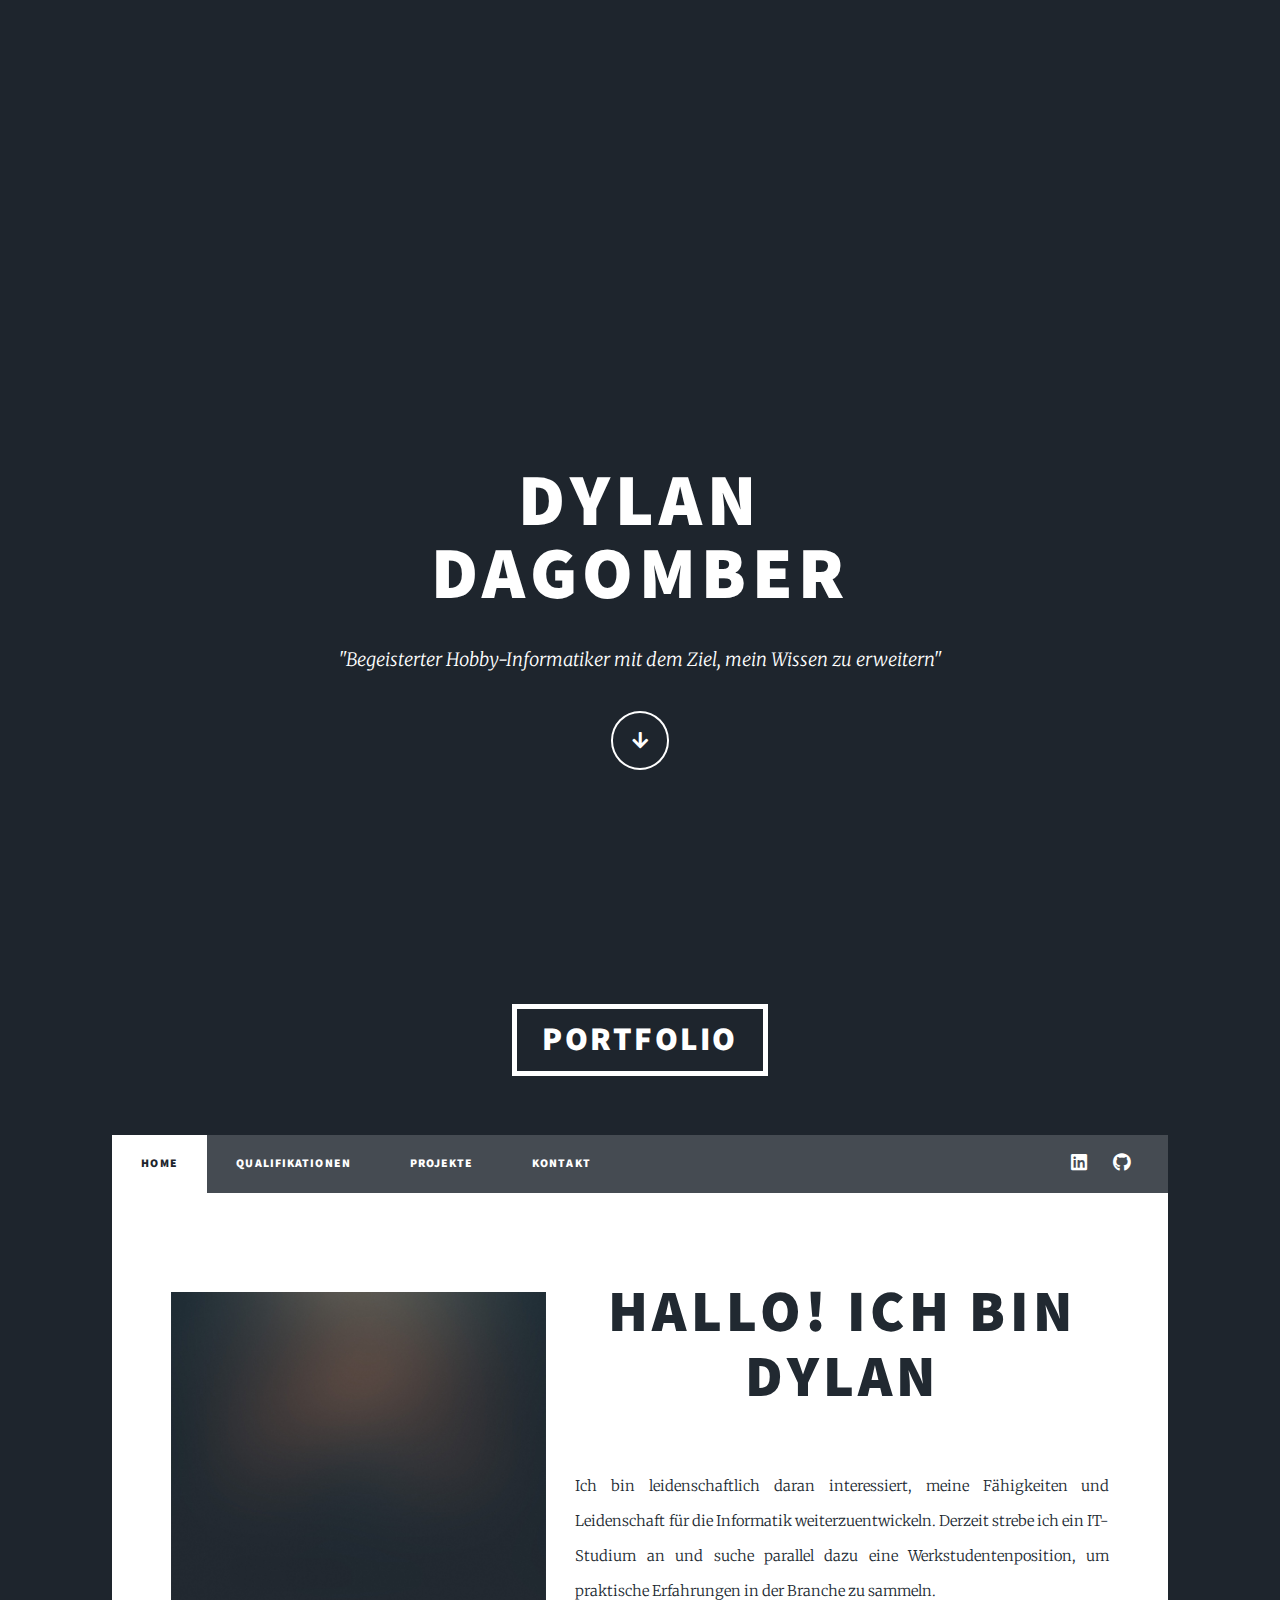
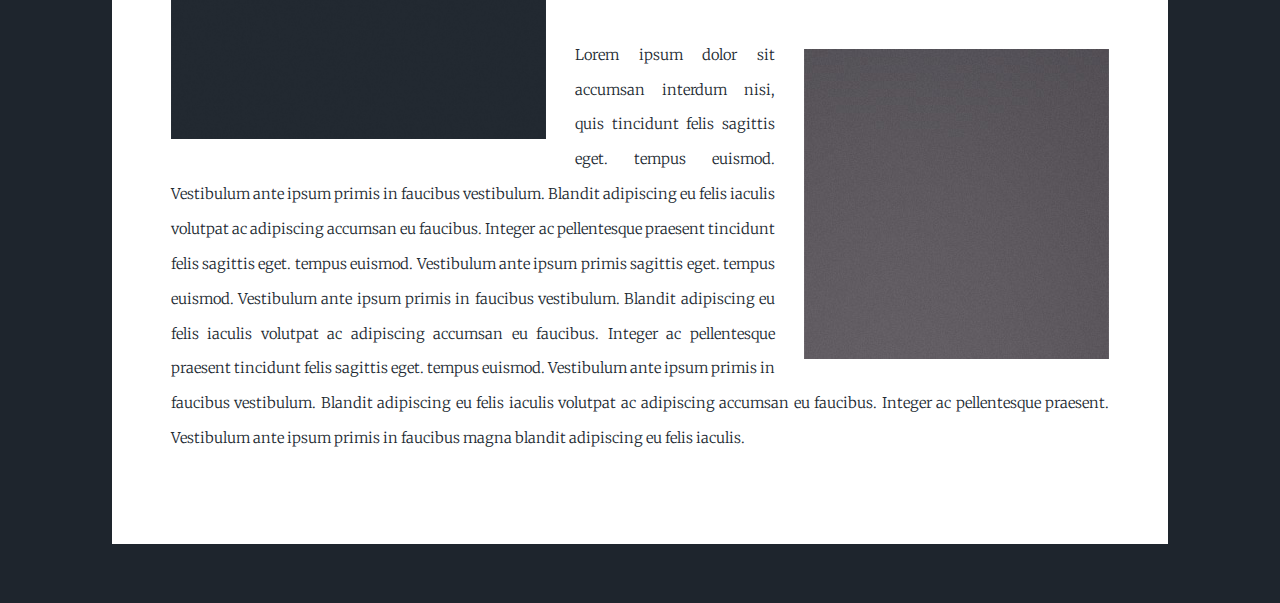
<file: index.html>
<!DOCTYPE HTML>
<!--
	Massively by HTML5 UP
	html5up.net | @ajlkn
	Free for personal and commercial use under the CCA 3.0 license (html5up.net/license)
-->
<html>

<head>
	<title>Portfolio</title>
	<meta charset="utf-8" />
	<meta name="viewport" content="width=device-width, initial-scale=1, user-scalable=no" />
	<link rel="stylesheet" href="assets/css/main.css" />
	<noscript>
		<link rel="stylesheet" href="assets/css/noscript.css" />
	</noscript>
</head>

<body class="is-preload">



	<!-- Intro -->
	<div id="intro">
		<h1>Dylan<br />
			Dagomber</h1>
		<p>"Begeisterter Hobby-Informatiker mit dem Ziel, mein Wissen zu erweitern"</p>
		<ul class="actions">
			<li><a href="#header" class="button icon solid solo fa-arrow-down scrolly">Continue</a></li>
		</ul>
	</div>


	<div id="wrapper">

		<!-- Header -->
		<header id="header">
			<a href="index.html" class="logo">Portfolio</a>
		</header>


		<!-- Nav -->
		<nav id="nav">
			<ul class="links">
				<li class="active"><a href="index.html">Home</a></li>
				<li><a href="qualifikationen.html">Qualifikationen</a></li>
				<li><a href="projekte.html">Projekte</a></li>
				<li><a href="kontakte.html">Kontakt</a></li>
			</ul>
			<ul class="icons">
				<li><a href="https://www.linkedin.com/in/dylan-dagomber-654247258/"
						class="icon brands fa-linkedin"><span class="label">Linkedin</span></a></li>
				<li><a href="https://github.com/TheOmegaRexx" class="icon brands fa-github"><span
							class="label">GitHub</span></a></li>
			</ul>
		</nav>

		<!-- Main -->
		<div id="main">


			<!-- Posts -->
			<section class="post">
				<header class="major">
					<div class="image left"><img src="images/resume_pic.jpg" alt="" /></div>
					<h1>Hallo! ich bin <br>
						Dylan</h1>
				</header>
				<p>Ich bin leidenschaftlich daran interessiert, meine Fähigkeiten und Leidenschaft für die Informatik
					weiterzuentwickeln. Derzeit strebe ich ein IT-Studium an und suche parallel dazu eine
					Werkstudentenposition, um praktische Erfahrungen in der Branche zu sammeln.</p>
				<p><span class="image right"><img src="images/pic08.jpg" alt="" /></span>Lorem ipsum dolor sit accumsan
					interdum nisi, quis tincidunt felis sagittis eget. tempus euismod. Vestibulum ante ipsum primis in
					faucibus vestibulum. Blandit adipiscing eu felis iaculis volutpat ac adipiscing accumsan eu
					faucibus. Integer ac pellentesque praesent tincidunt felis sagittis eget. tempus euismod. Vestibulum
					ante ipsum primis sagittis eget. tempus euismod. Vestibulum ante ipsum primis in faucibus
					vestibulum. Blandit adipiscing eu felis iaculis volutpat ac adipiscing accumsan eu faucibus. Integer
					ac pellentesque praesent tincidunt felis sagittis eget. tempus euismod. Vestibulum ante ipsum primis
					in faucibus vestibulum. Blandit adipiscing eu felis iaculis volutpat ac adipiscing accumsan eu
					faucibus. Integer ac pellentesque praesent. Vestibulum ante ipsum primis in faucibus magna blandit
					adipiscing eu felis iaculis.</p>
			</section>

		</div>



		<!-- Copyright -->
		<div id="copyright">

		</div>

	</div>

	<!-- Scripts -->
	<script src="assets/js/jquery.min.js"></script>
	<script src="assets/js/jquery.scrollex.min.js"></script>
	<script src="assets/js/jquery.scrolly.min.js"></script>
	<script src="assets/js/browser.min.js"></script>
	<script src="assets/js/breakpoints.min.js"></script>
	<script src="assets/js/util.js"></script>
	<script src="assets/js/main.js"></script>

</body>

</html>
</file>
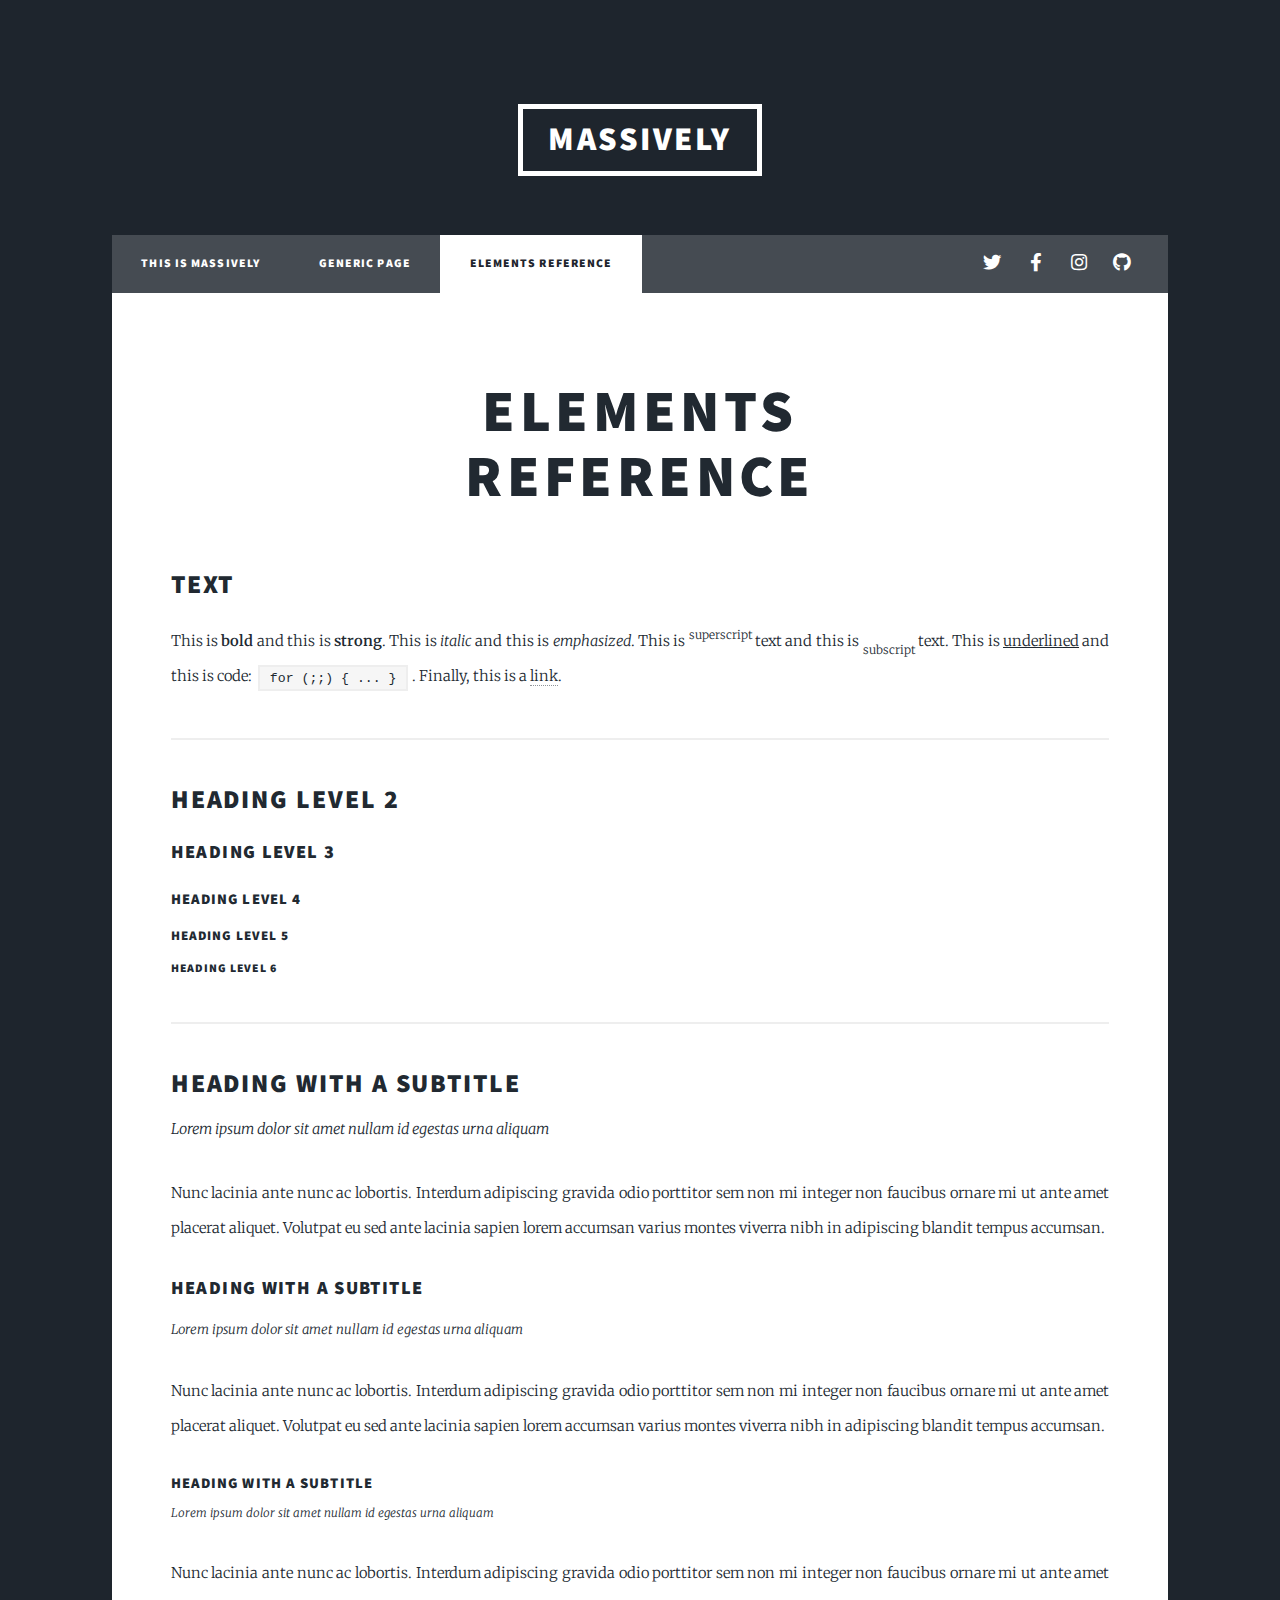
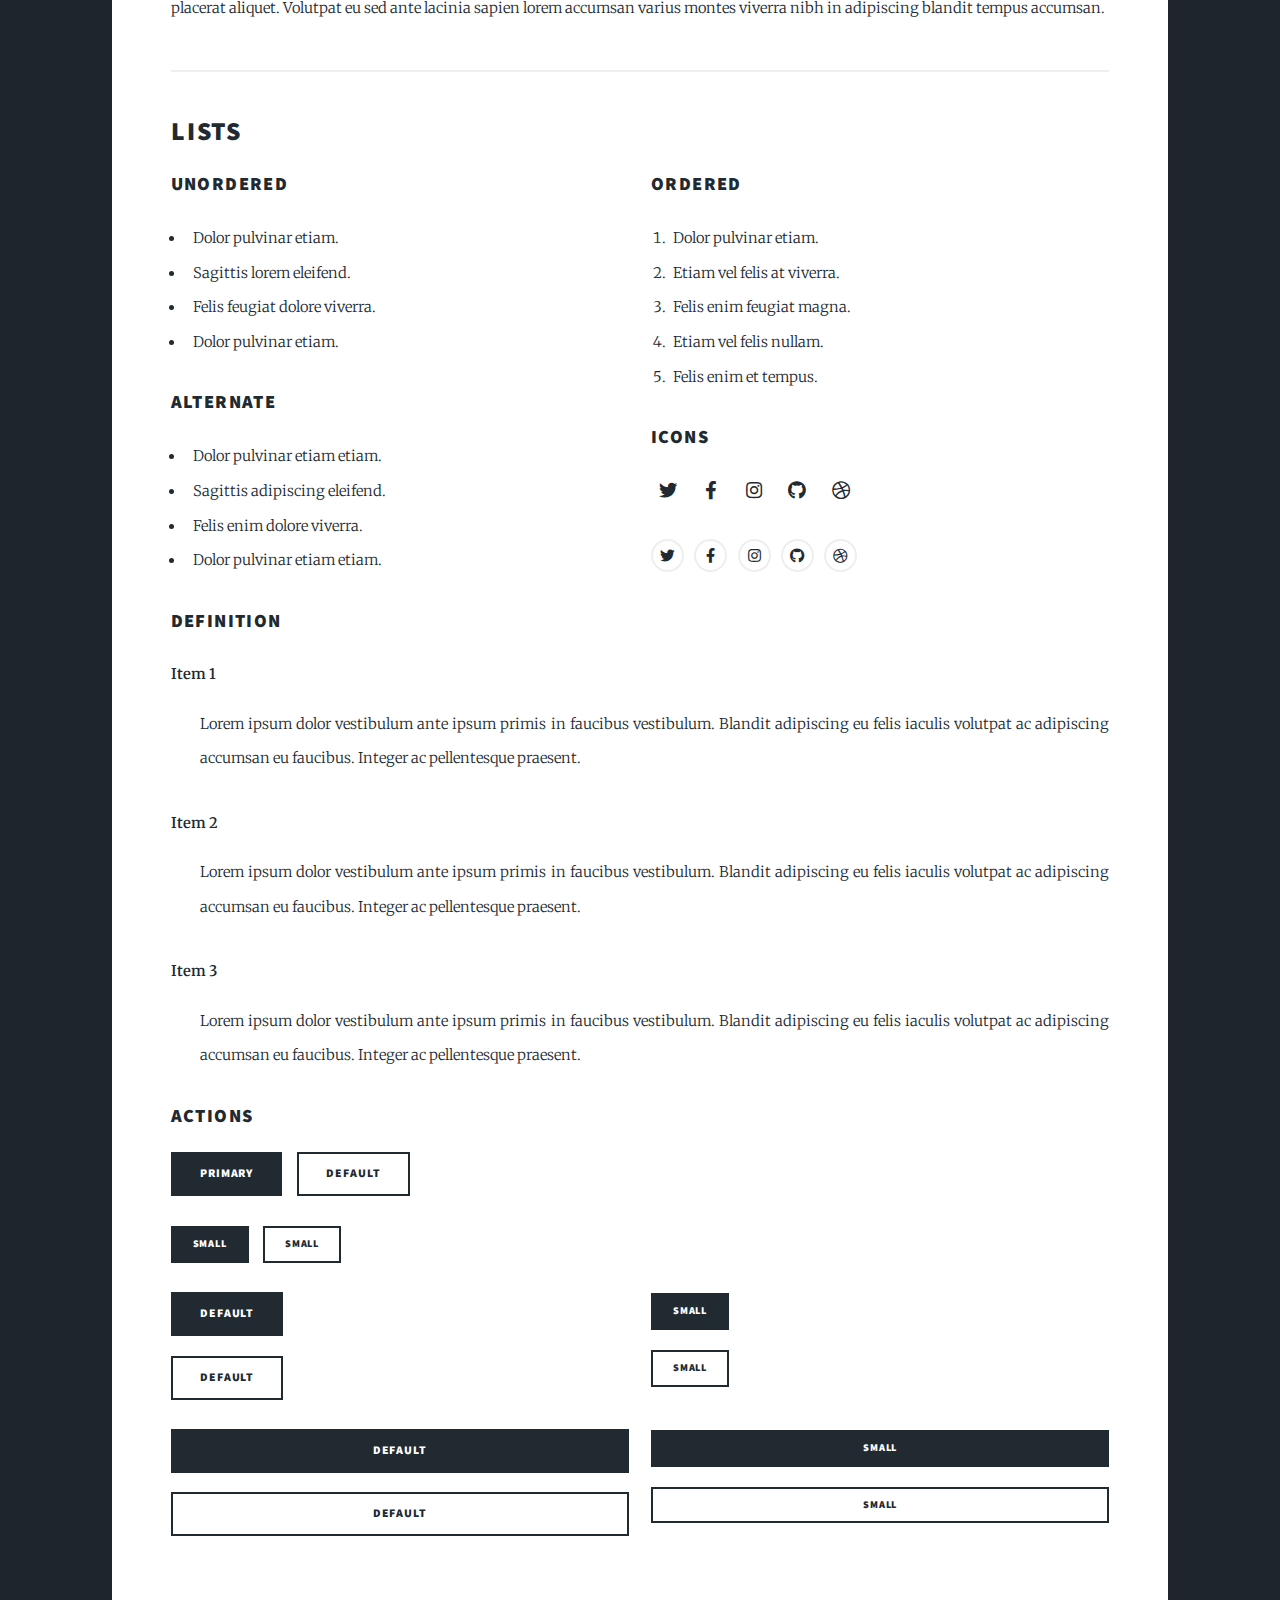
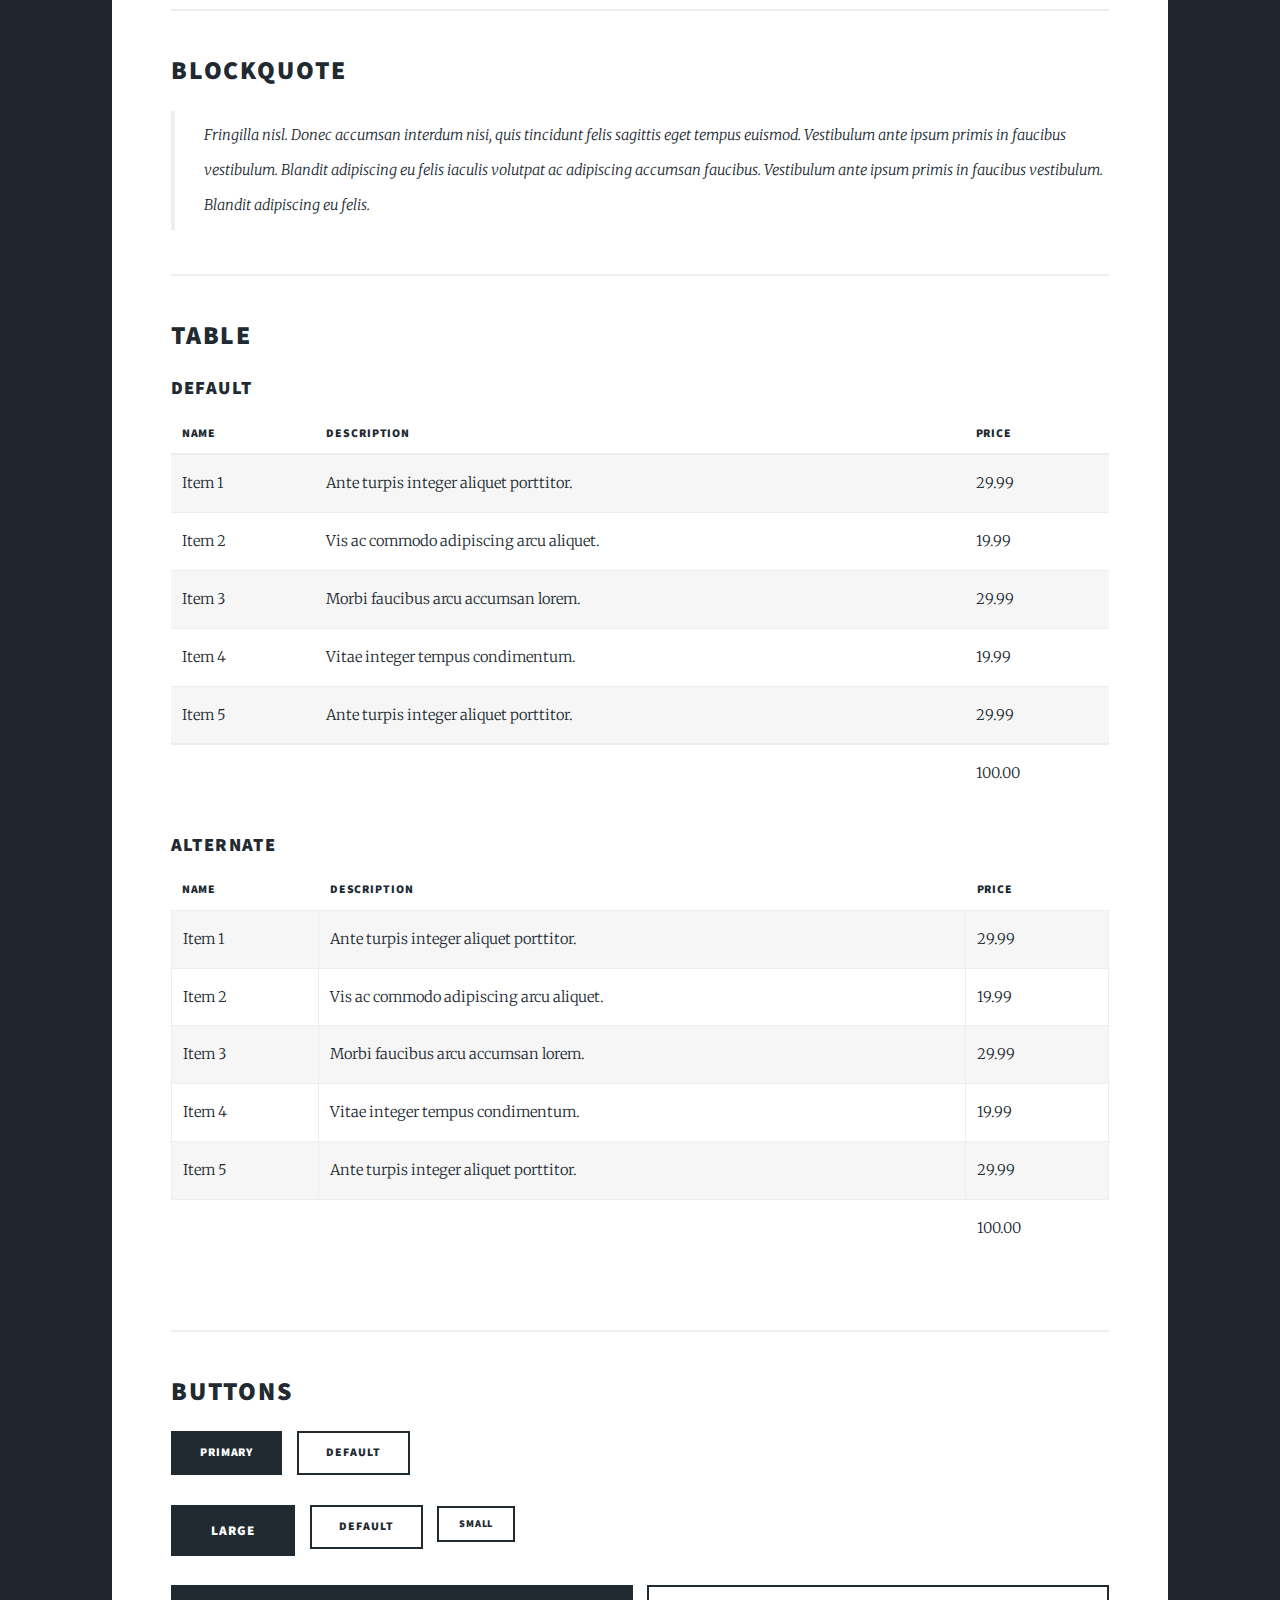
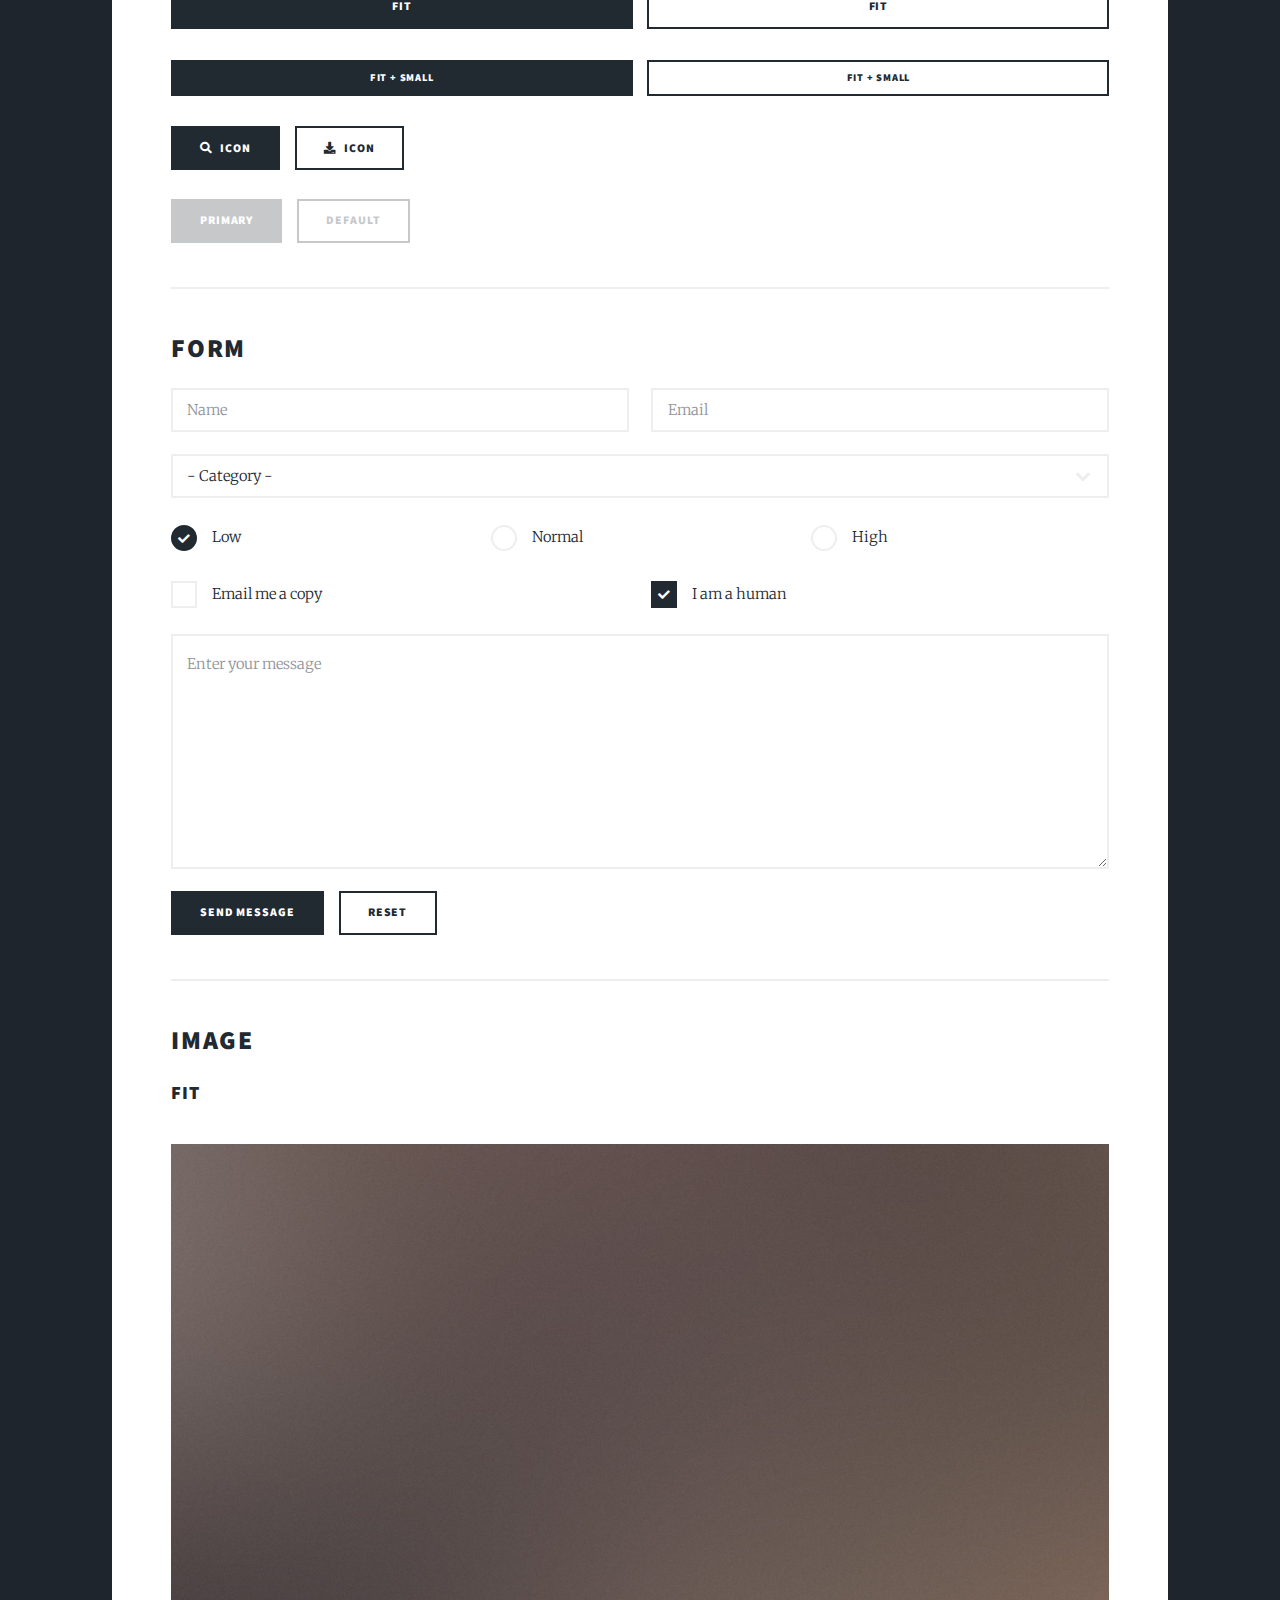
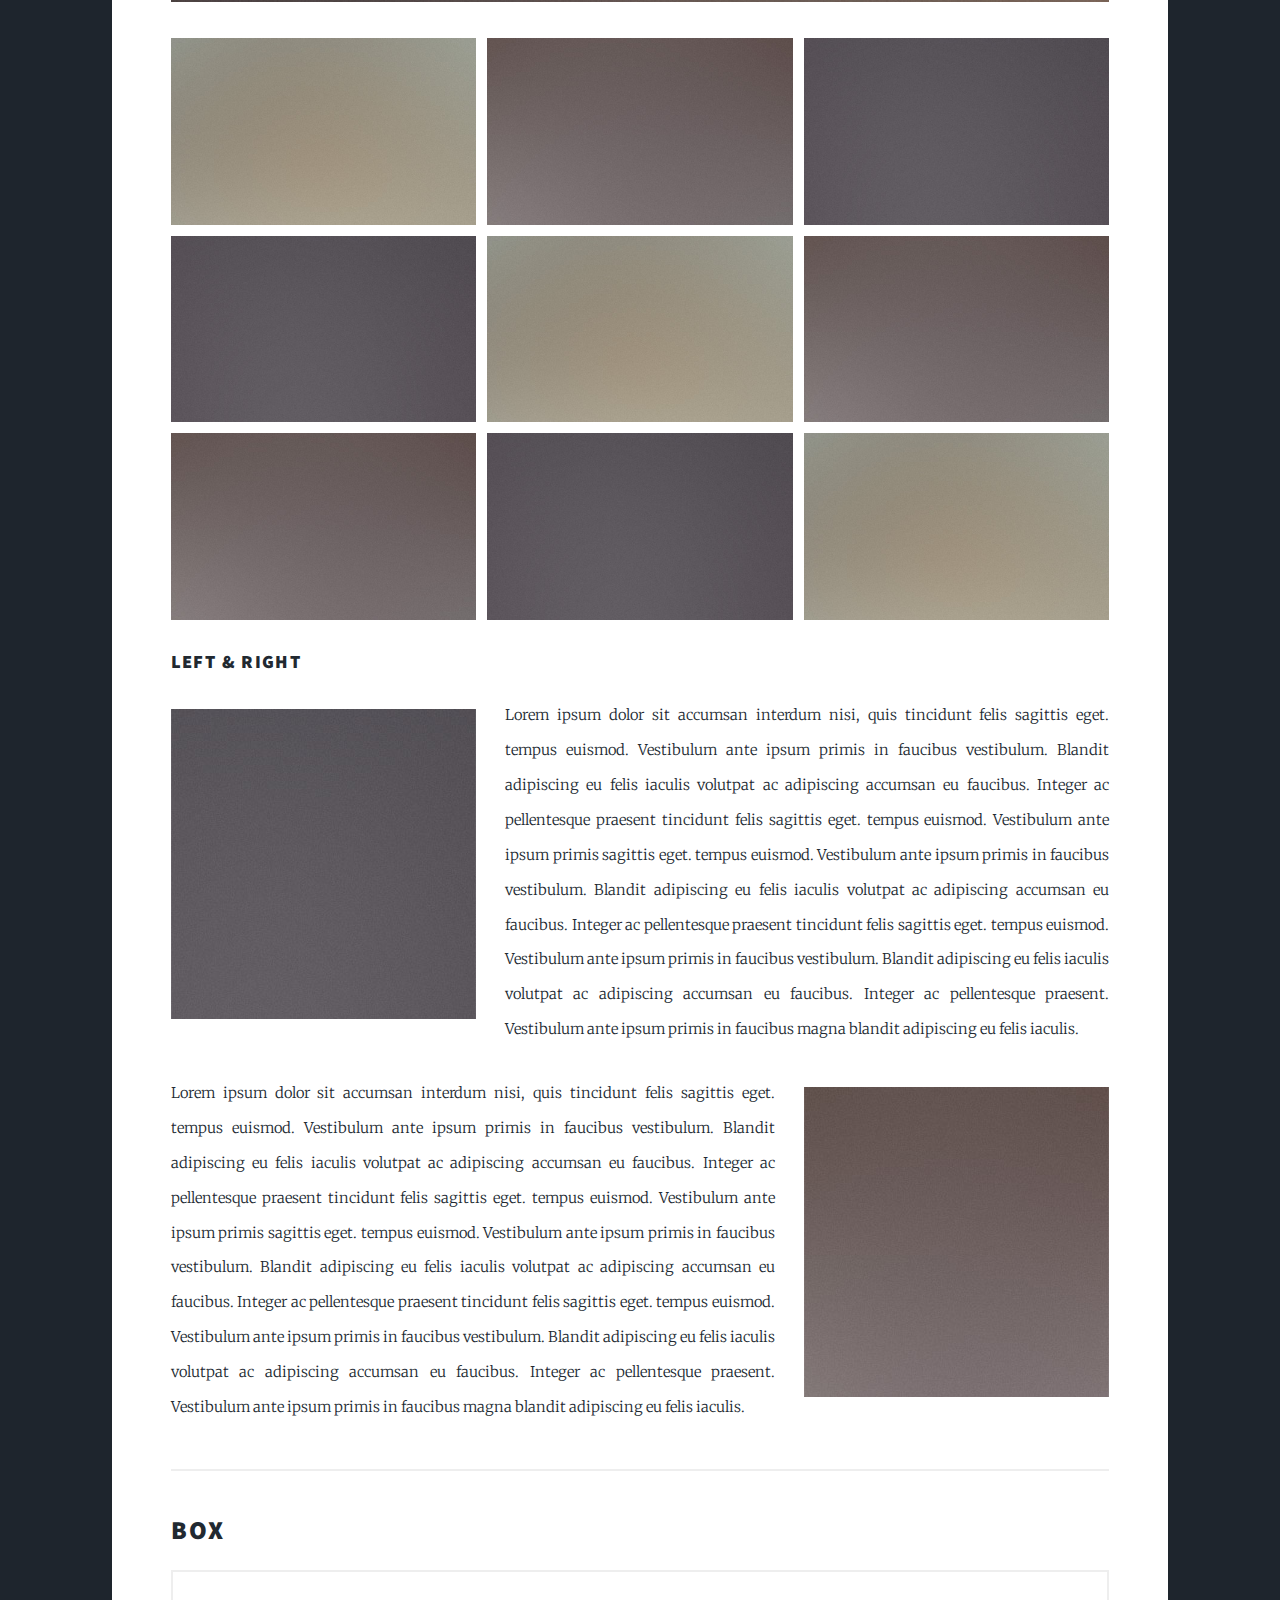
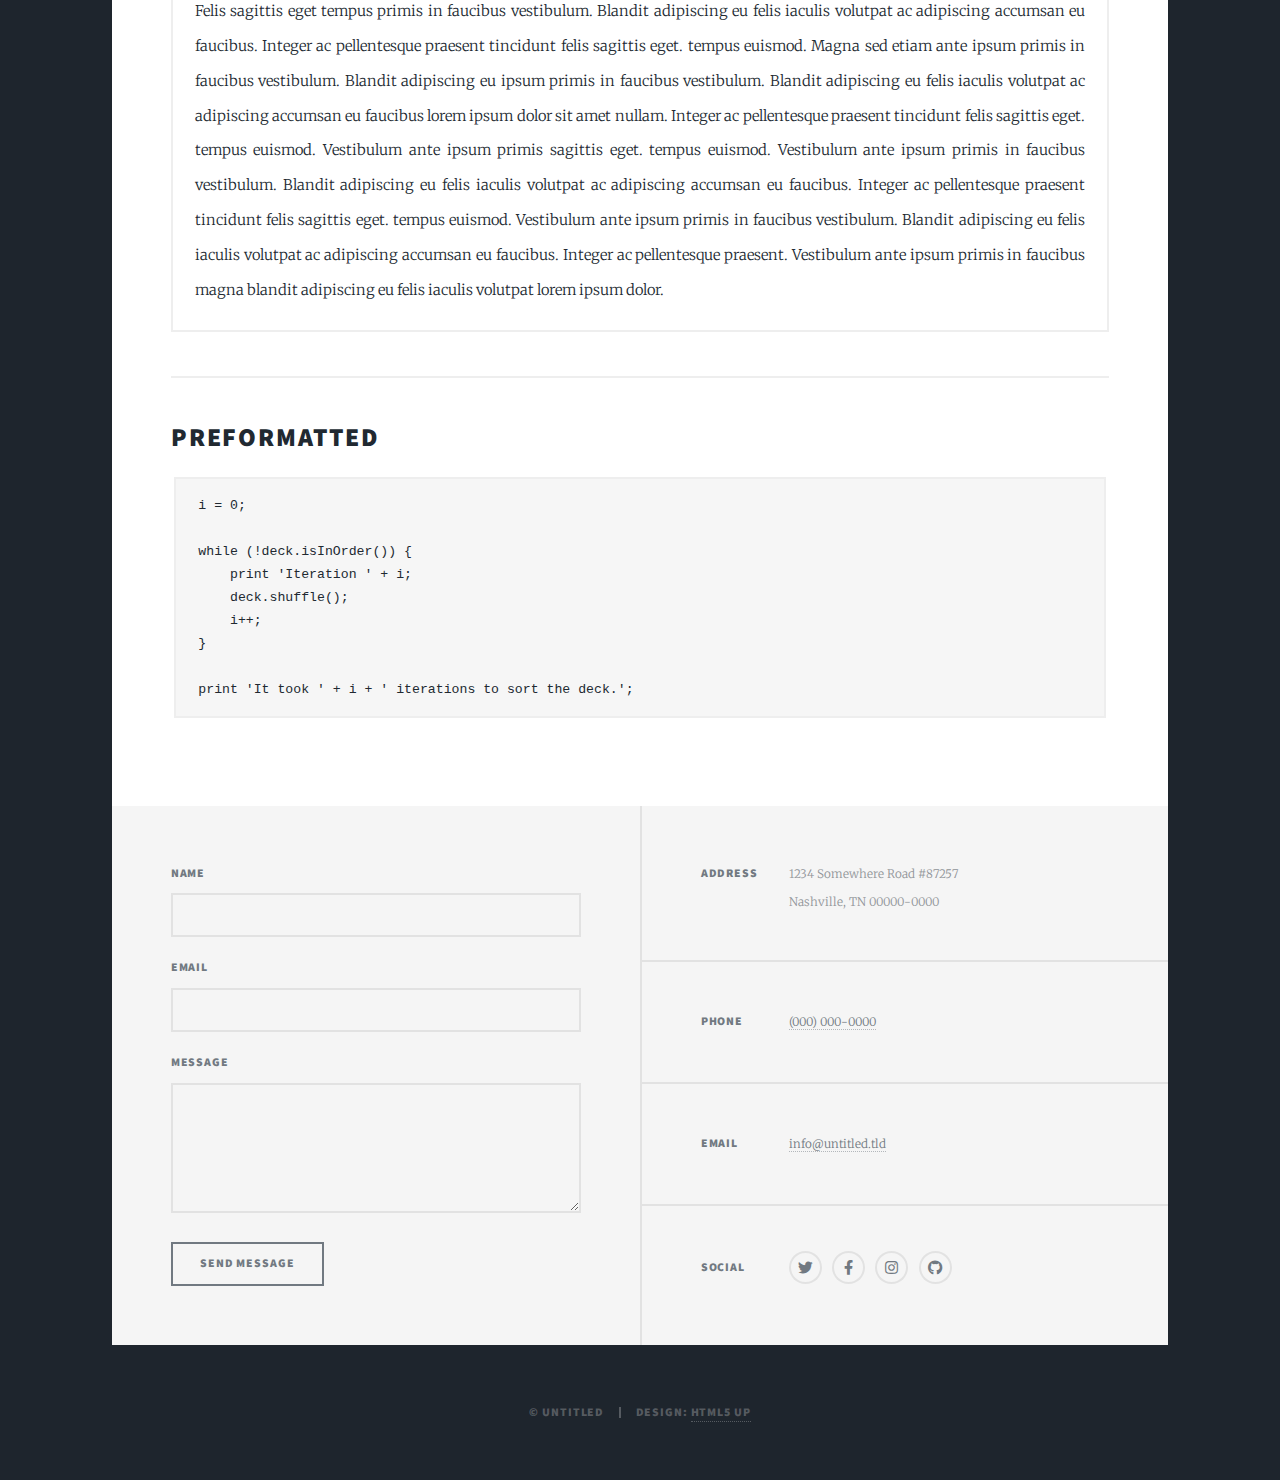
<file: elements.html>
<!DOCTYPE HTML>
<!--
	Massively by HTML5 UP
	html5up.net | @ajlkn
	Free for personal and commercial use under the CCA 3.0 license (html5up.net/license)
-->
<html>
	<head>
		<title>Elements Reference - Massively by HTML5 UP</title>
		<meta charset="utf-8" />
		<meta name="viewport" content="width=device-width, initial-scale=1, user-scalable=no" />
		<link rel="stylesheet" href="assets/css/main.css" />
		<noscript><link rel="stylesheet" href="assets/css/noscript.css" /></noscript>
	</head>
	<body class="is-preload">

		<!-- Wrapper -->
			<div id="wrapper">

				<!-- Header -->
					<header id="header">
						<a href="index.html" class="logo">Massively</a>
					</header>

				<!-- Nav -->
					<nav id="nav">
						<ul class="links">
							<li><a href="index.html">This is Massively</a></li>
							<li><a href="generic.html">Generic Page</a></li>
							<li class="active"><a href="elements.html">Elements Reference</a></li>
						</ul>
						<ul class="icons">
							<li><a href="#" class="icon brands fa-twitter"><span class="label">Twitter</span></a></li>
							<li><a href="#" class="icon brands fa-facebook-f"><span class="label">Facebook</span></a></li>
							<li><a href="#" class="icon brands fa-instagram"><span class="label">Instagram</span></a></li>
							<li><a href="#" class="icon brands fa-github"><span class="label">GitHub</span></a></li>
						</ul>
					</nav>

				<!-- Main -->
					<div id="main">

						<!-- Post -->
							<section class="post">
								<header class="major">
									<h1>Elements<br />
									Reference</h1>
								</header>

								<!-- Text stuff -->
									<h2>Text</h2>
									<p>This is <b>bold</b> and this is <strong>strong</strong>. This is <i>italic</i> and this is <em>emphasized</em>.
									This is <sup>superscript</sup> text and this is <sub>subscript</sub> text.
									This is <u>underlined</u> and this is code: <code>for (;;) { ... }</code>.
									Finally, this is a <a href="#">link</a>.</p>
									<hr />
									<h2>Heading Level 2</h2>
									<h3>Heading Level 3</h3>
									<h4>Heading Level 4</h4>
									<h5>Heading Level 5</h5>
									<h6>Heading Level 6</h6>
									<hr />
									<header>
										<h2>Heading with a Subtitle</h2>
										<p>Lorem ipsum dolor sit amet nullam id egestas urna aliquam</p>
									</header>
									<p>Nunc lacinia ante nunc ac lobortis. Interdum adipiscing gravida odio porttitor sem non mi integer non faucibus ornare mi ut ante amet placerat aliquet. Volutpat eu sed ante lacinia sapien lorem accumsan varius montes viverra nibh in adipiscing blandit tempus accumsan.</p>
									<header>
										<h3>Heading with a Subtitle</h3>
										<p>Lorem ipsum dolor sit amet nullam id egestas urna aliquam</p>
									</header>
									<p>Nunc lacinia ante nunc ac lobortis. Interdum adipiscing gravida odio porttitor sem non mi integer non faucibus ornare mi ut ante amet placerat aliquet. Volutpat eu sed ante lacinia sapien lorem accumsan varius montes viverra nibh in adipiscing blandit tempus accumsan.</p>
									<header>
										<h4>Heading with a Subtitle</h4>
										<p>Lorem ipsum dolor sit amet nullam id egestas urna aliquam</p>
									</header>
									<p>Nunc lacinia ante nunc ac lobortis. Interdum adipiscing gravida odio porttitor sem non mi integer non faucibus ornare mi ut ante amet placerat aliquet. Volutpat eu sed ante lacinia sapien lorem accumsan varius montes viverra nibh in adipiscing blandit tempus accumsan.</p>

									<hr />

								<!-- Lists -->
									<h2>Lists</h2>
									<div class="row">
										<div class="col-6 col-12-small">

											<h3>Unordered</h3>
											<ul>
												<li>Dolor pulvinar etiam.</li>
												<li>Sagittis lorem eleifend.</li>
												<li>Felis feugiat dolore viverra.</li>
												<li>Dolor pulvinar etiam.</li>
											</ul>

											<h3>Alternate</h3>
											<ul class="alt">
												<li>Dolor pulvinar etiam etiam.</li>
												<li>Sagittis adipiscing eleifend.</li>
												<li>Felis enim dolore viverra.</li>
												<li>Dolor pulvinar etiam etiam.</li>
											</ul>

										</div>
										<div class="col-6 col-12-small">

											<h3>Ordered</h3>
											<ol>
												<li>Dolor pulvinar etiam.</li>
												<li>Etiam vel felis at viverra.</li>
												<li>Felis enim feugiat magna.</li>
												<li>Etiam vel felis nullam.</li>
												<li>Felis enim et tempus.</li>
											</ol>

											<h3>Icons</h3>
											<ul class="icons">
												<li><a href="#" class="icon brands fa-twitter"><span class="label">Twitter</span></a></li>
												<li><a href="#" class="icon brands fa-facebook-f"><span class="label">Facebook</span></a></li>
												<li><a href="#" class="icon brands fa-instagram"><span class="label">Instagram</span></a></li>
												<li><a href="#" class="icon brands fa-github"><span class="label">Github</span></a></li>
												<li><a href="#" class="icon brands fa-dribbble"><span class="label">Dribbble</span></a></li>
											</ul>
											<ul class="icons alt">
												<li><a href="#" class="icon brands alt fa-twitter"><span class="label">Twitter</span></a></li>
												<li><a href="#" class="icon brands alt fa-facebook-f"><span class="label">Facebook</span></a></li>
												<li><a href="#" class="icon brands alt fa-instagram"><span class="label">Instagram</span></a></li>
												<li><a href="#" class="icon brands alt fa-github"><span class="label">Github</span></a></li>
												<li><a href="#" class="icon brands alt fa-dribbble"><span class="label">Dribbble</span></a></li>
											</ul>

										</div>
									</div>
									<h3>Definition</h3>
									<dl>
										<dt>Item 1</dt>
										<dd>
											<p>Lorem ipsum dolor vestibulum ante ipsum primis in faucibus vestibulum. Blandit adipiscing eu felis iaculis volutpat ac adipiscing accumsan eu faucibus. Integer ac pellentesque praesent.</p>
										</dd>
										<dt>Item 2</dt>
										<dd>
											<p>Lorem ipsum dolor vestibulum ante ipsum primis in faucibus vestibulum. Blandit adipiscing eu felis iaculis volutpat ac adipiscing accumsan eu faucibus. Integer ac pellentesque praesent.</p>
										</dd>
										<dt>Item 3</dt>
										<dd>
											<p>Lorem ipsum dolor vestibulum ante ipsum primis in faucibus vestibulum. Blandit adipiscing eu felis iaculis volutpat ac adipiscing accumsan eu faucibus. Integer ac pellentesque praesent.</p>
										</dd>
									</dl>

									<h3>Actions</h3>
									<ul class="actions">
										<li><a href="#" class="button primary">Primary</a></li>
										<li><a href="#" class="button">Default</a></li>
									</ul>
									<ul class="actions small">
										<li><a href="#" class="button primary small">Small</a></li>
										<li><a href="#" class="button small">Small</a></li>
									</ul>
									<div class="row">
										<div class="col-6 col-12-small">
											<ul class="actions stacked">
												<li><a href="#" class="button primary">Default</a></li>
												<li><a href="#" class="button">Default</a></li>
											</ul>
										</div>
										<div class="col-6 col-12-small">
											<ul class="actions stacked">
												<li><a href="#" class="button primary small">Small</a></li>
												<li><a href="#" class="button small">Small</a></li>
											</ul>
										</div>
									</div>
									<div class="row">
										<div class="col-6 col-12-small">
											<ul class="actions stacked">
												<li><a href="#" class="button primary fit">Default</a></li>
												<li><a href="#" class="button fit">Default</a></li>
											</ul>
										</div>
										<div class="col-6 col-12-small">
											<ul class="actions stacked">
												<li><a href="#" class="button primary small fit">Small</a></li>
												<li><a href="#" class="button small fit">Small</a></li>
											</ul>
										</div>
									</div>

									<hr />

								<!-- Blockquote -->
									<h2>Blockquote</h2>
									<blockquote>Fringilla nisl. Donec accumsan interdum nisi, quis tincidunt felis sagittis eget tempus euismod. Vestibulum ante ipsum primis in faucibus vestibulum. Blandit adipiscing eu felis iaculis volutpat ac adipiscing accumsan faucibus. Vestibulum ante ipsum primis in faucibus vestibulum. Blandit adipiscing eu felis.</blockquote>

									<hr />

								<!-- Table -->
									<h2>Table</h2>

									<h3>Default</h3>
									<div class="table-wrapper">
										<table>
											<thead>
												<tr>
													<th>Name</th>
													<th>Description</th>
													<th>Price</th>
												</tr>
											</thead>
											<tbody>
												<tr>
													<td>Item 1</td>
													<td>Ante turpis integer aliquet porttitor.</td>
													<td>29.99</td>
												</tr>
												<tr>
													<td>Item 2</td>
													<td>Vis ac commodo adipiscing arcu aliquet.</td>
													<td>19.99</td>
												</tr>
												<tr>
													<td>Item 3</td>
													<td> Morbi faucibus arcu accumsan lorem.</td>
													<td>29.99</td>
												</tr>
												<tr>
													<td>Item 4</td>
													<td>Vitae integer tempus condimentum.</td>
													<td>19.99</td>
												</tr>
												<tr>
													<td>Item 5</td>
													<td>Ante turpis integer aliquet porttitor.</td>
													<td>29.99</td>
												</tr>
											</tbody>
											<tfoot>
												<tr>
													<td colspan="2"></td>
													<td>100.00</td>
												</tr>
											</tfoot>
										</table>
									</div>

									<h3>Alternate</h3>
									<div class="table-wrapper">
										<table class="alt">
											<thead>
												<tr>
													<th>Name</th>
													<th>Description</th>
													<th>Price</th>
												</tr>
											</thead>
											<tbody>
												<tr>
													<td>Item 1</td>
													<td>Ante turpis integer aliquet porttitor.</td>
													<td>29.99</td>
												</tr>
												<tr>
													<td>Item 2</td>
													<td>Vis ac commodo adipiscing arcu aliquet.</td>
													<td>19.99</td>
												</tr>
												<tr>
													<td>Item 3</td>
													<td> Morbi faucibus arcu accumsan lorem.</td>
													<td>29.99</td>
												</tr>
												<tr>
													<td>Item 4</td>
													<td>Vitae integer tempus condimentum.</td>
													<td>19.99</td>
												</tr>
												<tr>
													<td>Item 5</td>
													<td>Ante turpis integer aliquet porttitor.</td>
													<td>29.99</td>
												</tr>
											</tbody>
											<tfoot>
												<tr>
													<td colspan="2"></td>
													<td>100.00</td>
												</tr>
											</tfoot>
										</table>
									</div>

									<hr />

								<!-- Buttons -->
									<h2>Buttons</h2>
									<ul class="actions">
										<li><a href="#" class="button primary">Primary</a></li>
										<li><a href="#" class="button">Default</a></li>
									</ul>
									<ul class="actions">
										<li><a href="#" class="button primary large">Large</a></li>
										<li><a href="#" class="button">Default</a></li>
										<li><a href="#" class="button small">Small</a></li>
									</ul>
									<ul class="actions fit">
										<li><a href="#" class="button primary fit">Fit</a></li>
										<li><a href="#" class="button fit">Fit</a></li>
									</ul>
									<ul class="actions fit small">
										<li><a href="#" class="button primary fit small">Fit + Small</a></li>
										<li><a href="#" class="button fit small">Fit + Small</a></li>
									</ul>
									<ul class="actions">
										<li><a href="#" class="button primary icon solid fa-search">Icon</a></li>
										<li><a href="#" class="button icon solid fa-download">Icon</a></li>
									</ul>
									<ul class="actions">
										<li><span class="button primary disabled">Primary</span></li>
										<li><span class="button disabled">Default</span></li>
									</ul>

									<hr />

								<!-- Form -->
									<h2>Form</h2>

									<form method="post" action="#">
										<div class="row gtr-uniform">
											<div class="col-6 col-12-xsmall">
												<input type="text" name="demo-name" id="demo-name" value="" placeholder="Name" />
											</div>
											<div class="col-6 col-12-xsmall">
												<input type="email" name="demo-email" id="demo-email" value="" placeholder="Email" />
											</div>
											<!-- Break -->
											<div class="col-12">
												<select name="demo-category" id="demo-category">
													<option value="">- Category -</option>
													<option value="1">Manufacturing</option>
													<option value="1">Shipping</option>
													<option value="1">Administration</option>
													<option value="1">Human Resources</option>
												</select>
											</div>
											<!-- Break -->
											<div class="col-4 col-12-small">
												<input type="radio" id="demo-priority-low" name="demo-priority" checked>
												<label for="demo-priority-low">Low</label>
											</div>
											<div class="col-4 col-12-small">
												<input type="radio" id="demo-priority-normal" name="demo-priority">
												<label for="demo-priority-normal">Normal</label>
											</div>
											<div class="col-4 col-12-small">
												<input type="radio" id="demo-priority-high" name="demo-priority">
												<label for="demo-priority-high">High</label>
											</div>
											<!-- Break -->
											<div class="col-6 col-12-small">
												<input type="checkbox" id="demo-copy" name="demo-copy">
												<label for="demo-copy">Email me a copy</label>
											</div>
											<div class="col-6 col-12-small">
												<input type="checkbox" id="demo-human" name="demo-human" checked>
												<label for="demo-human">I am a human</label>
											</div>
											<!-- Break -->
											<div class="col-12">
												<textarea name="demo-message" id="demo-message" placeholder="Enter your message" rows="6"></textarea>
											</div>
											<!-- Break -->
											<div class="col-12">
												<ul class="actions">
													<li><input type="submit" value="Send Message" class="primary" /></li>
													<li><input type="reset" value="Reset" /></li>
												</ul>
											</div>
										</div>
									</form>

									<hr />

								<!-- Image -->
									<h2>Image</h2>

									<h3>Fit</h3>
									<span class="image fit"><img src="images/pic01.jpg" alt="" /></span>
									<div class="box alt">
										<div class="row gtr-50 gtr-uniform">
											<div class="col-4"><span class="image fit"><img src="images/pic02.jpg" alt="" /></span></div>
											<div class="col-4"><span class="image fit"><img src="images/pic03.jpg" alt="" /></span></div>
											<div class="col-4"><span class="image fit"><img src="images/pic04.jpg" alt="" /></span></div>
											<!-- Break -->
											<div class="col-4"><span class="image fit"><img src="images/pic04.jpg" alt="" /></span></div>
											<div class="col-4"><span class="image fit"><img src="images/pic02.jpg" alt="" /></span></div>
											<div class="col-4"><span class="image fit"><img src="images/pic03.jpg" alt="" /></span></div>
											<!-- Break -->
											<div class="col-4"><span class="image fit"><img src="images/pic03.jpg" alt="" /></span></div>
											<div class="col-4"><span class="image fit"><img src="images/pic04.jpg" alt="" /></span></div>
											<div class="col-4"><span class="image fit"><img src="images/pic02.jpg" alt="" /></span></div>
										</div>
									</div>

									<h3>Left &amp; Right</h3>
									<p><span class="image left"><img src="images/pic08.jpg" alt="" /></span>Lorem ipsum dolor sit accumsan interdum nisi, quis tincidunt felis sagittis eget. tempus euismod. Vestibulum ante ipsum primis in faucibus vestibulum. Blandit adipiscing eu felis iaculis volutpat ac adipiscing accumsan eu faucibus. Integer ac pellentesque praesent tincidunt felis sagittis eget. tempus euismod. Vestibulum ante ipsum primis sagittis eget. tempus euismod. Vestibulum ante ipsum primis in faucibus vestibulum. Blandit adipiscing eu felis iaculis volutpat ac adipiscing accumsan eu faucibus. Integer ac pellentesque praesent tincidunt felis sagittis eget. tempus euismod. Vestibulum ante ipsum primis in faucibus vestibulum. Blandit adipiscing eu felis iaculis volutpat ac adipiscing accumsan eu faucibus. Integer ac pellentesque praesent. Vestibulum ante ipsum primis in faucibus magna blandit adipiscing eu felis iaculis.</p>
									<p><span class="image right"><img src="images/pic09.jpg" alt="" /></span>Lorem ipsum dolor sit accumsan interdum nisi, quis tincidunt felis sagittis eget. tempus euismod. Vestibulum ante ipsum primis in faucibus vestibulum. Blandit adipiscing eu felis iaculis volutpat ac adipiscing accumsan eu faucibus. Integer ac pellentesque praesent tincidunt felis sagittis eget. tempus euismod. Vestibulum ante ipsum primis sagittis eget. tempus euismod. Vestibulum ante ipsum primis in faucibus vestibulum. Blandit adipiscing eu felis iaculis volutpat ac adipiscing accumsan eu faucibus. Integer ac pellentesque praesent tincidunt felis sagittis eget. tempus euismod. Vestibulum ante ipsum primis in faucibus vestibulum. Blandit adipiscing eu felis iaculis volutpat ac adipiscing accumsan eu faucibus. Integer ac pellentesque praesent. Vestibulum ante ipsum primis in faucibus magna blandit adipiscing eu felis iaculis.</p>

									<hr />

								<!-- Box -->
									<h2>Box</h2>
									<div class="box">
										<p>Felis sagittis eget tempus primis in faucibus vestibulum. Blandit adipiscing eu felis iaculis volutpat ac adipiscing accumsan eu faucibus. Integer ac pellentesque praesent tincidunt felis sagittis eget. tempus euismod. Magna sed etiam ante ipsum primis in faucibus vestibulum. Blandit adipiscing eu ipsum primis in faucibus vestibulum. Blandit adipiscing eu felis iaculis volutpat ac adipiscing accumsan eu faucibus lorem ipsum dolor sit amet nullam. Integer ac pellentesque praesent tincidunt felis sagittis eget. tempus euismod. Vestibulum ante ipsum primis sagittis eget. tempus euismod. Vestibulum ante ipsum primis in faucibus vestibulum. Blandit adipiscing eu felis iaculis volutpat ac adipiscing accumsan eu faucibus. Integer ac pellentesque praesent tincidunt felis sagittis eget. tempus euismod. Vestibulum ante ipsum primis in faucibus vestibulum. Blandit adipiscing eu felis iaculis volutpat ac adipiscing accumsan eu faucibus. Integer ac pellentesque praesent. Vestibulum ante ipsum primis in faucibus magna blandit adipiscing eu felis iaculis volutpat lorem ipsum dolor.</p>
									</div>

									<hr />

								<!-- Preformatted Code -->
									<h2>Preformatted</h2>
									<pre><code>i = 0;

while (!deck.isInOrder()) {
    print 'Iteration ' + i;
    deck.shuffle();
    i++;
}

print 'It took ' + i + ' iterations to sort the deck.';
</code></pre>

							</section>

					</div>

				<!-- Footer -->
					<footer id="footer">
						<section>
							<form method="post" action="#">
								<div class="fields">
									<div class="field">
										<label for="name">Name</label>
										<input type="text" name="name" id="name" />
									</div>
									<div class="field">
										<label for="email">Email</label>
										<input type="text" name="email" id="email" />
									</div>
									<div class="field">
										<label for="message">Message</label>
										<textarea name="message" id="message" rows="3"></textarea>
									</div>
								</div>
								<ul class="actions">
									<li><input type="submit" value="Send Message" /></li>
								</ul>
							</form>
						</section>
						<section class="split contact">
							<section class="alt">
								<h3>Address</h3>
								<p>1234 Somewhere Road #87257<br />
								Nashville, TN 00000-0000</p>
							</section>
							<section>
								<h3>Phone</h3>
								<p><a href="#">(000) 000-0000</a></p>
							</section>
							<section>
								<h3>Email</h3>
								<p><a href="#">info@untitled.tld</a></p>
							</section>
							<section>
								<h3>Social</h3>
								<ul class="icons alt">
									<li><a href="#" class="icon brands alt fa-twitter"><span class="label">Twitter</span></a></li>
									<li><a href="#" class="icon brands alt fa-facebook-f"><span class="label">Facebook</span></a></li>
									<li><a href="#" class="icon brands alt fa-instagram"><span class="label">Instagram</span></a></li>
									<li><a href="#" class="icon brands alt fa-github"><span class="label">GitHub</span></a></li>
								</ul>
							</section>
						</section>
					</footer>

				<!-- Copyright -->
					<div id="copyright">
						<ul><li>&copy; Untitled</li><li>Design: <a href="https://html5up.net">HTML5 UP</a></li></ul>
					</div>

			</div>

		<!-- Scripts -->
			<script src="assets/js/jquery.min.js"></script>
			<script src="assets/js/jquery.scrollex.min.js"></script>
			<script src="assets/js/jquery.scrolly.min.js"></script>
			<script src="assets/js/browser.min.js"></script>
			<script src="assets/js/breakpoints.min.js"></script>
			<script src="assets/js/util.js"></script>
			<script src="assets/js/main.js"></script>

	</body>
</html>
</file>
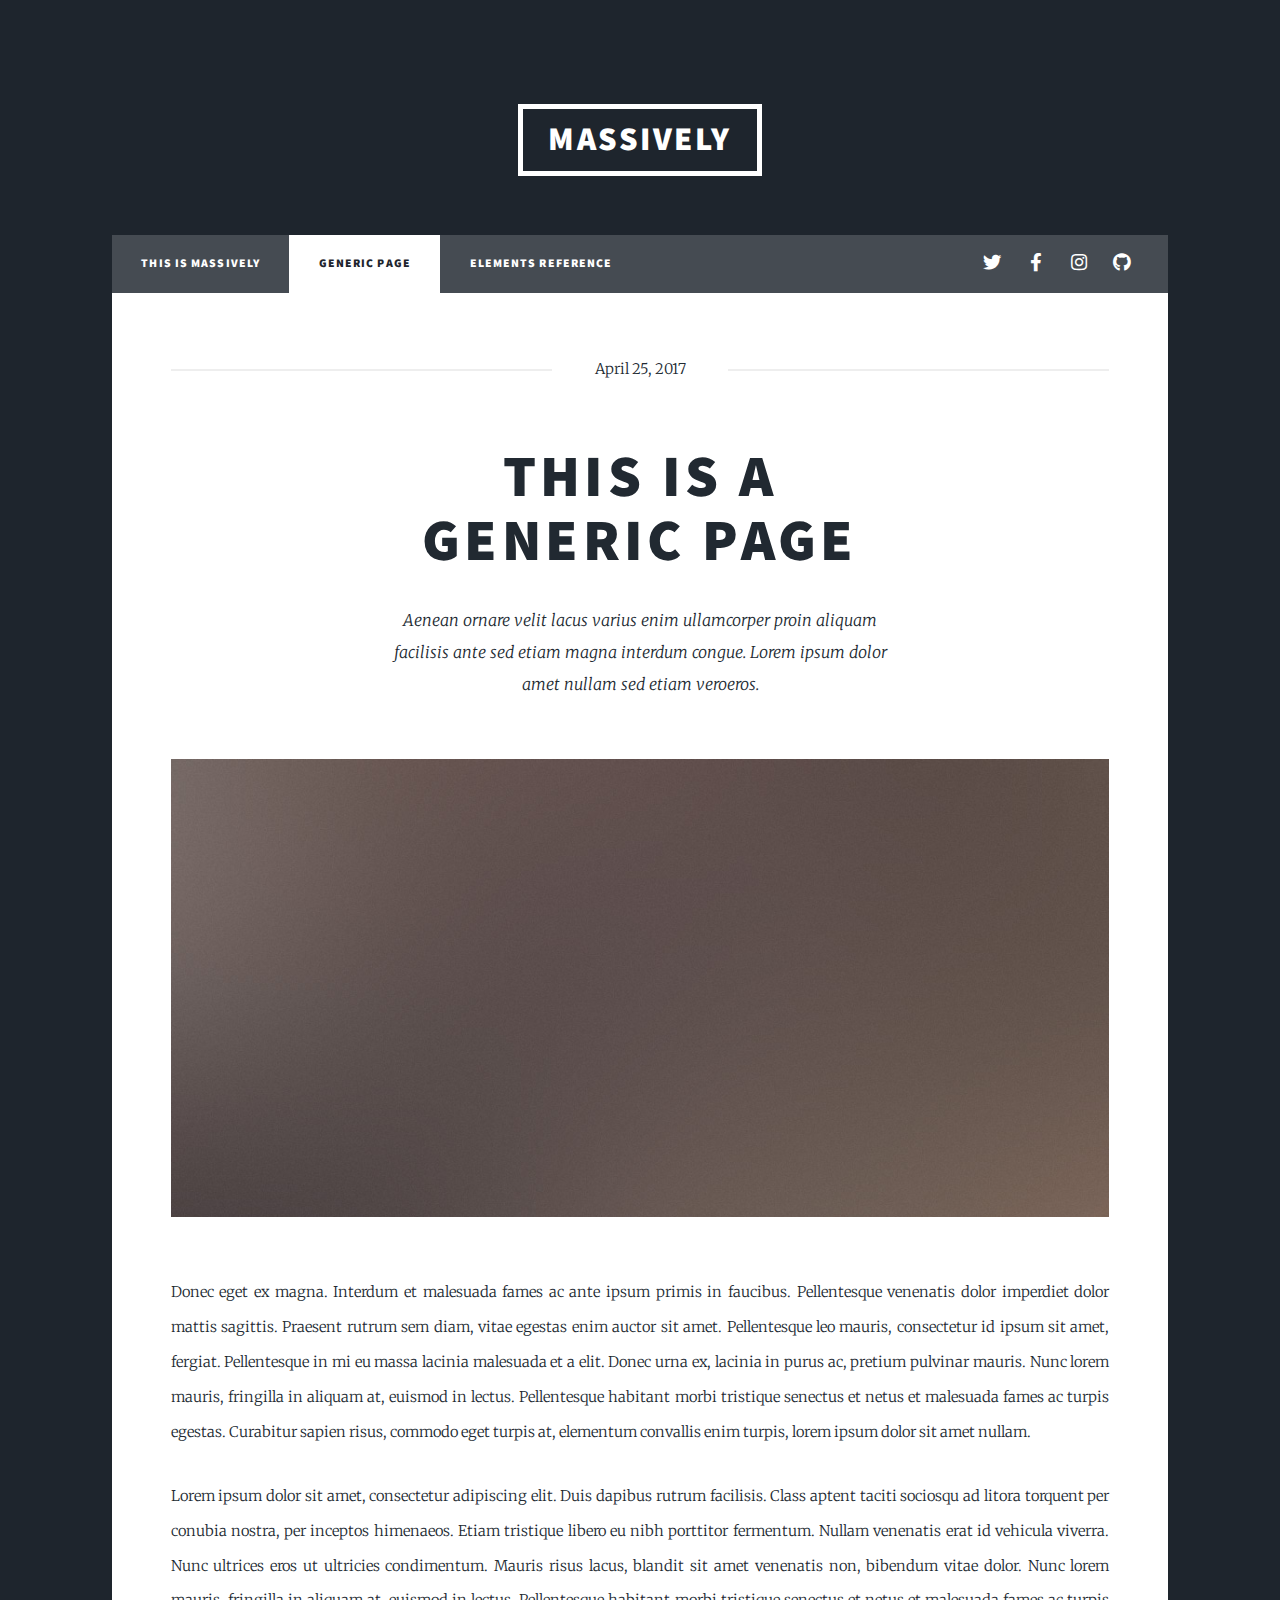
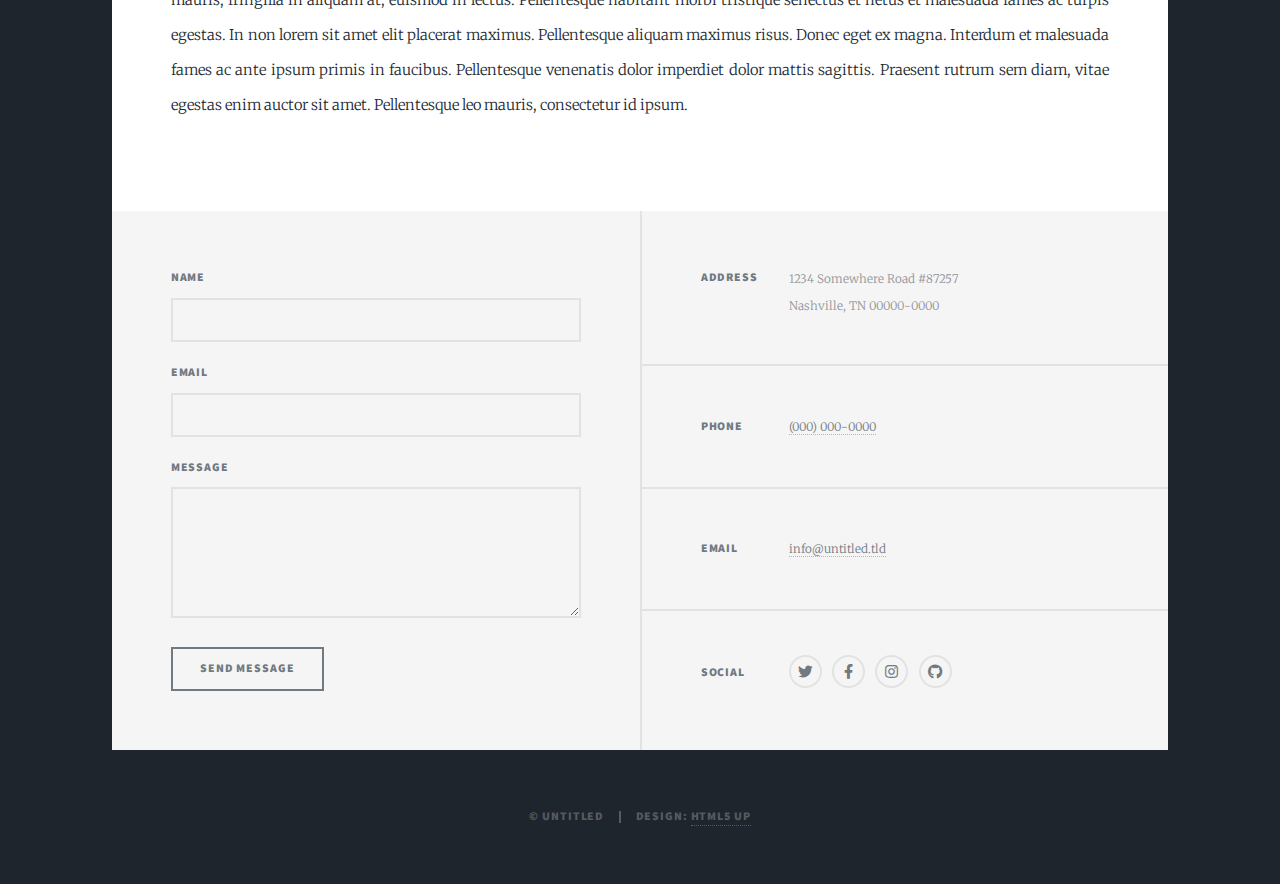
<file: generic.html>
<!DOCTYPE HTML>
<!--
	Massively by HTML5 UP
	html5up.net | @ajlkn
	Free for personal and commercial use under the CCA 3.0 license (html5up.net/license)
-->
<html>
	<head>
		<title>Generic Page - Massively by HTML5 UP</title>
		<meta charset="utf-8" />
		<meta name="viewport" content="width=device-width, initial-scale=1, user-scalable=no" />
		<link rel="stylesheet" href="assets/css/main.css" />
		<noscript><link rel="stylesheet" href="assets/css/noscript.css" /></noscript>
	</head>
	<body class="is-preload">

		<!-- Wrapper -->
			<div id="wrapper">

				<!-- Header -->
					<header id="header">
						<a href="index.html" class="logo">Massively</a>
					</header>

				<!-- Nav -->
					<nav id="nav">
						<ul class="links">
							<li><a href="index.html">This is Massively</a></li>
							<li class="active"><a href="generic.html">Generic Page</a></li>
							<li><a href="elements.html">Elements Reference</a></li>
						</ul>
						<ul class="icons">
							<li><a href="#" class="icon brands fa-twitter"><span class="label">Twitter</span></a></li>
							<li><a href="#" class="icon brands fa-facebook-f"><span class="label">Facebook</span></a></li>
							<li><a href="#" class="icon brands fa-instagram"><span class="label">Instagram</span></a></li>
							<li><a href="#" class="icon brands fa-github"><span class="label">GitHub</span></a></li>
						</ul>
					</nav>

				<!-- Main -->
					<div id="main">

						<!-- Post -->
							<section class="post">
								<header class="major">
									<span class="date">April 25, 2017</span>
									<h1>This is a<br />
									Generic Page</h1>
									<p>Aenean ornare velit lacus varius enim ullamcorper proin aliquam<br />
									facilisis ante sed etiam magna interdum congue. Lorem ipsum dolor<br />
									amet nullam sed etiam veroeros.</p>
								</header>
								<div class="image main"><img src="images/pic01.jpg" alt="" /></div>
								<p>Donec eget ex magna. Interdum et malesuada fames ac ante ipsum primis in faucibus. Pellentesque venenatis dolor imperdiet dolor mattis sagittis. Praesent rutrum sem diam, vitae egestas enim auctor sit amet. Pellentesque leo mauris, consectetur id ipsum sit amet, fergiat. Pellentesque in mi eu massa lacinia malesuada et a elit. Donec urna ex, lacinia in purus ac, pretium pulvinar mauris. Nunc lorem mauris, fringilla in aliquam at, euismod in lectus. Pellentesque habitant morbi tristique senectus et netus et malesuada fames ac turpis egestas. Curabitur sapien risus, commodo eget turpis at, elementum convallis enim turpis, lorem ipsum dolor sit amet nullam.</p>
								<p>Lorem ipsum dolor sit amet, consectetur adipiscing elit. Duis dapibus rutrum facilisis. Class aptent taciti sociosqu ad litora torquent per conubia nostra, per inceptos himenaeos. Etiam tristique libero eu nibh porttitor fermentum. Nullam venenatis erat id vehicula viverra. Nunc ultrices eros ut ultricies condimentum. Mauris risus lacus, blandit sit amet venenatis non, bibendum vitae dolor. Nunc lorem mauris, fringilla in aliquam at, euismod in lectus. Pellentesque habitant morbi tristique senectus et netus et malesuada fames ac turpis egestas. In non lorem sit amet elit placerat maximus. Pellentesque aliquam maximus risus. Donec eget ex magna. Interdum et malesuada fames ac ante ipsum primis in faucibus. Pellentesque venenatis dolor imperdiet dolor mattis sagittis. Praesent rutrum sem diam, vitae egestas enim auctor sit amet. Pellentesque leo mauris, consectetur id ipsum.</p>
							</section>

					</div>

				<!-- Footer -->
					<footer id="footer">
						<section>
							<form method="post" action="#">
								<div class="fields">
									<div class="field">
										<label for="name">Name</label>
										<input type="text" name="name" id="name" />
									</div>
									<div class="field">
										<label for="email">Email</label>
										<input type="text" name="email" id="email" />
									</div>
									<div class="field">
										<label for="message">Message</label>
										<textarea name="message" id="message" rows="3"></textarea>
									</div>
								</div>
								<ul class="actions">
									<li><input type="submit" value="Send Message" /></li>
								</ul>
							</form>
						</section>
						<section class="split contact">
							<section class="alt">
								<h3>Address</h3>
								<p>1234 Somewhere Road #87257<br />
								Nashville, TN 00000-0000</p>
							</section>
							<section>
								<h3>Phone</h3>
								<p><a href="#">(000) 000-0000</a></p>
							</section>
							<section>
								<h3>Email</h3>
								<p><a href="#">info@untitled.tld</a></p>
							</section>
							<section>
								<h3>Social</h3>
								<ul class="icons alt">
									<li><a href="#" class="icon brands alt fa-twitter"><span class="label">Twitter</span></a></li>
									<li><a href="#" class="icon brands alt fa-facebook-f"><span class="label">Facebook</span></a></li>
									<li><a href="#" class="icon brands alt fa-instagram"><span class="label">Instagram</span></a></li>
									<li><a href="#" class="icon brands alt fa-github"><span class="label">GitHub</span></a></li>
								</ul>
							</section>
						</section>
					</footer>

				<!-- Copyright -->
					<div id="copyright">
						<ul><li>&copy; Untitled</li><li>Design: <a href="https://html5up.net">HTML5 UP</a></li></ul>
					</div>

			</div>

		<!-- Scripts -->
			<script src="assets/js/jquery.min.js"></script>
			<script src="assets/js/jquery.scrollex.min.js"></script>
			<script src="assets/js/jquery.scrolly.min.js"></script>
			<script src="assets/js/browser.min.js"></script>
			<script src="assets/js/breakpoints.min.js"></script>
			<script src="assets/js/util.js"></script>
			<script src="assets/js/main.js"></script>

	</body>
</html>
</file>
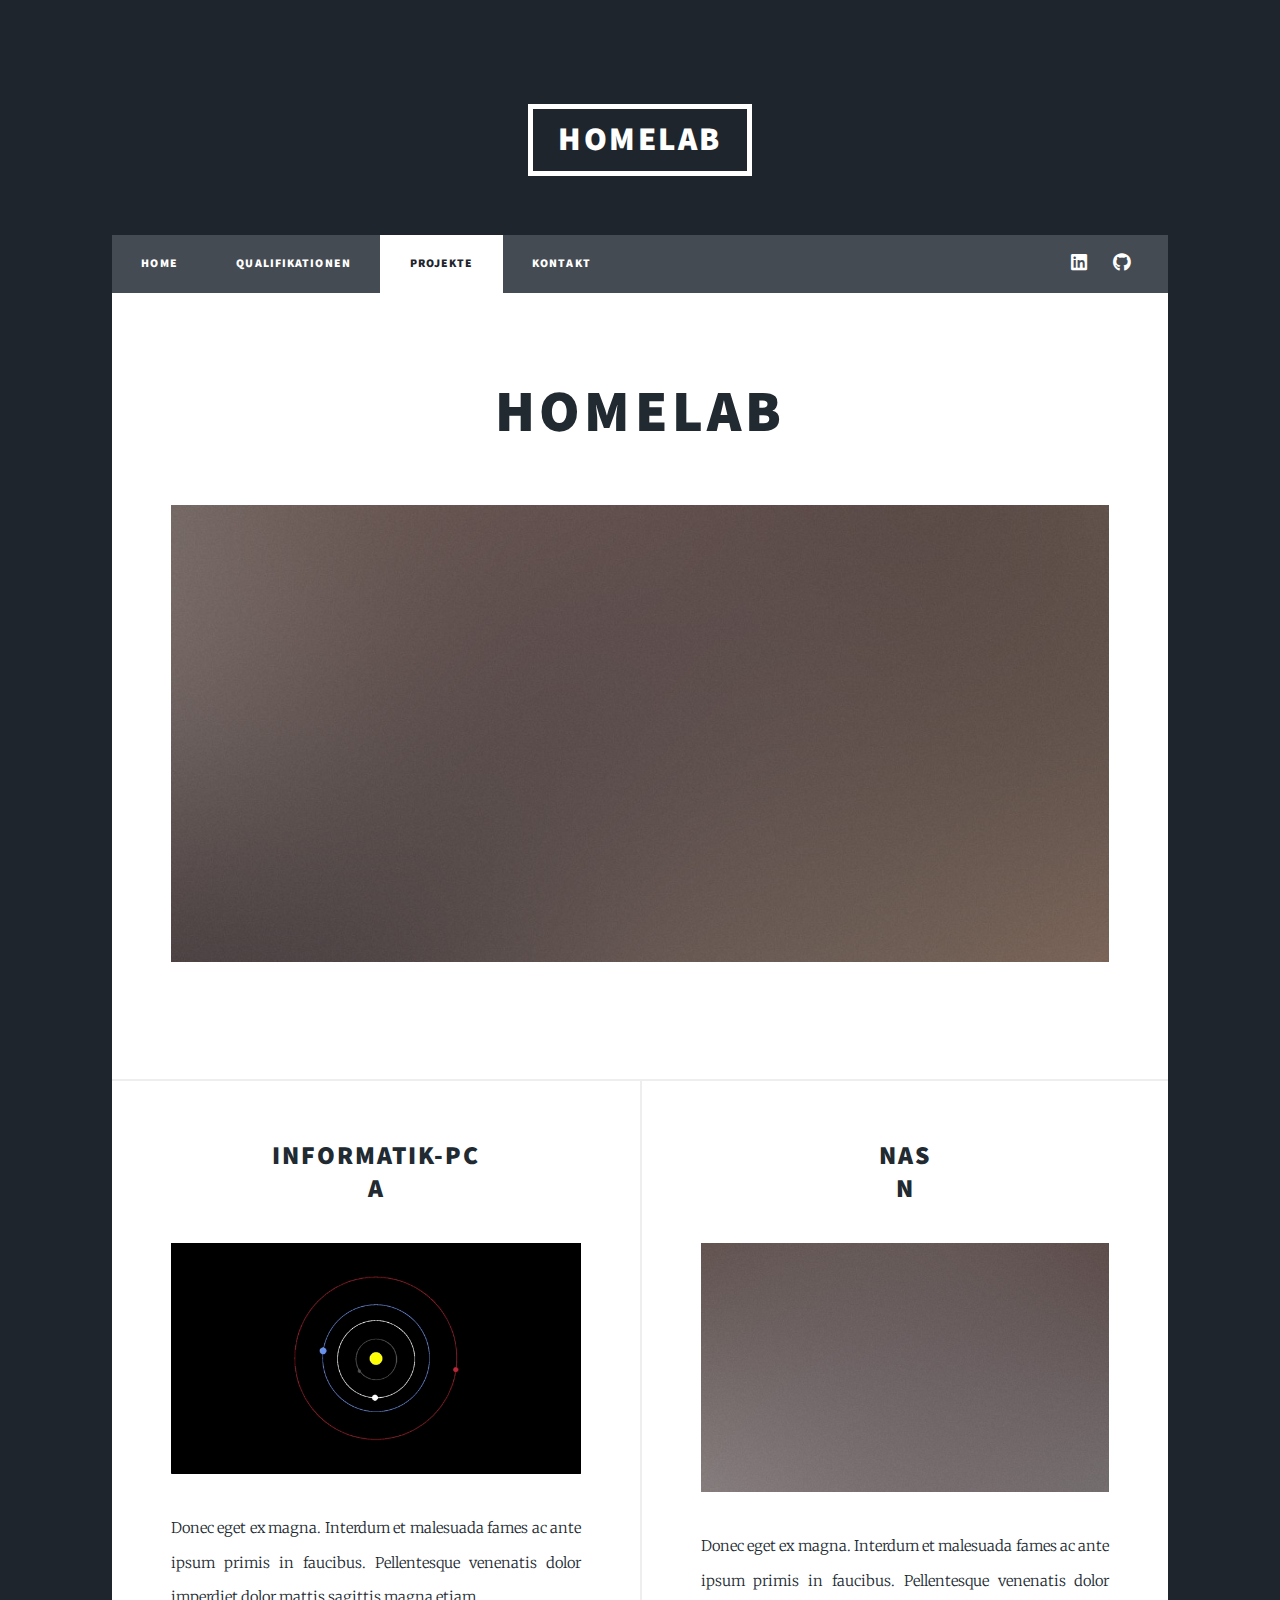
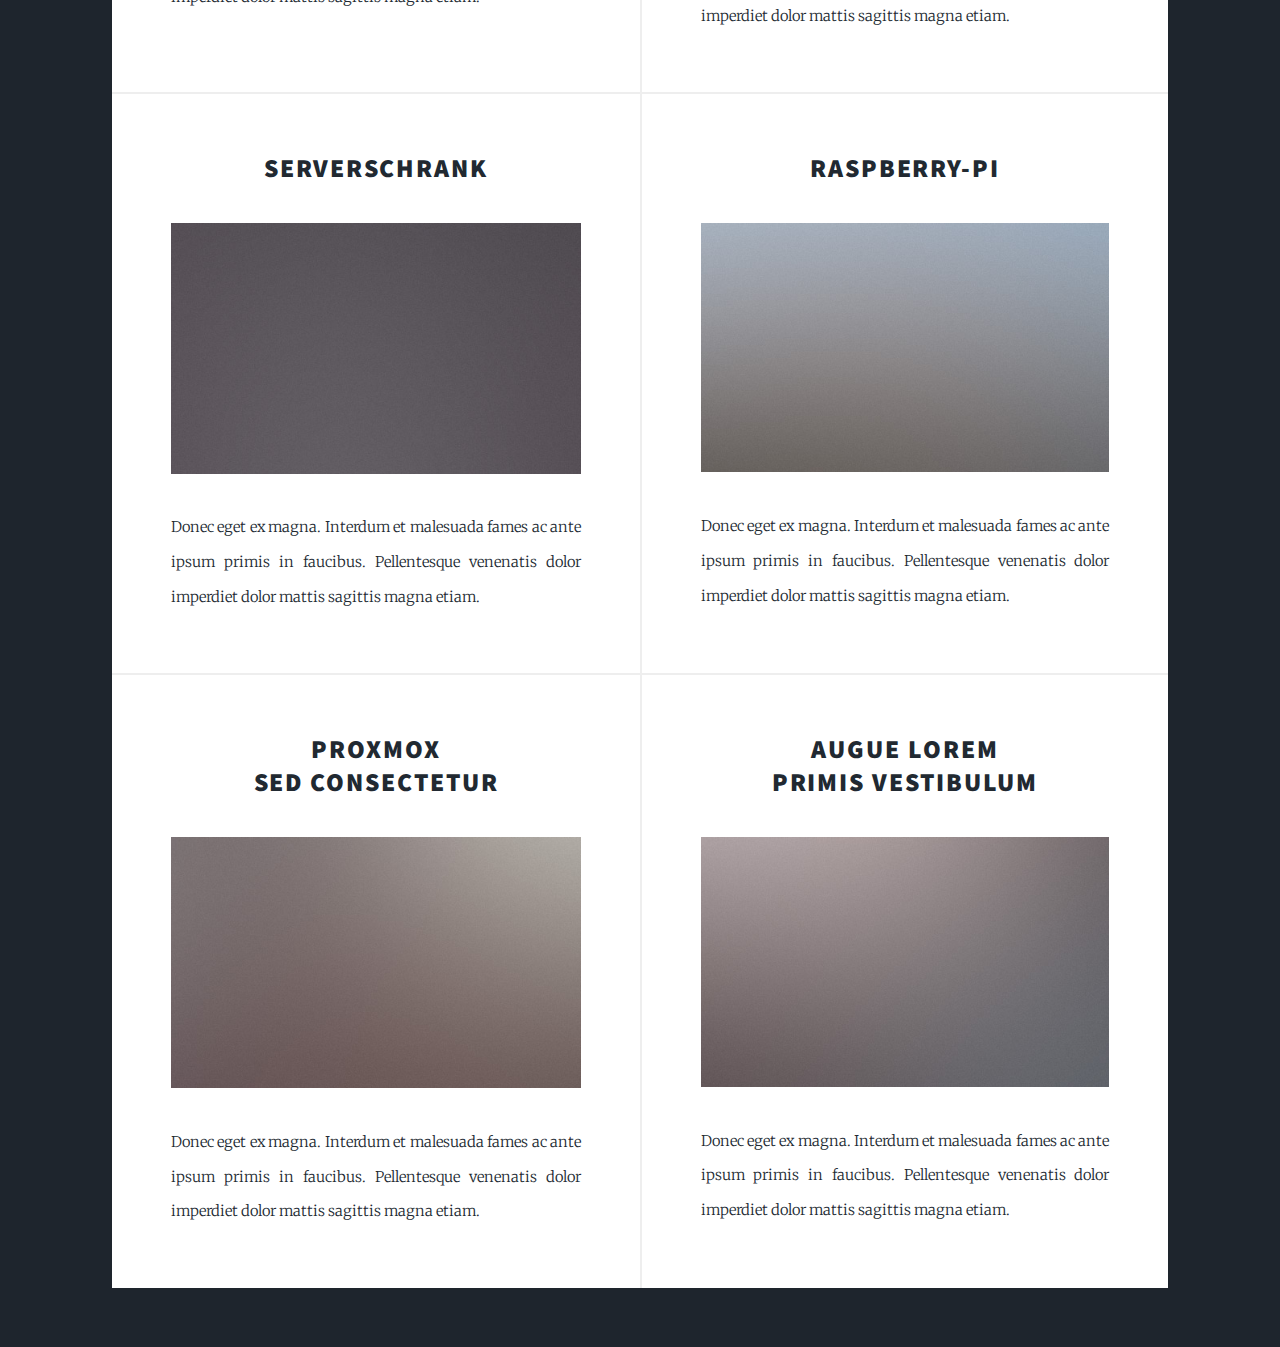
<file: homelab.html>
<!DOCTYPE HTML>
<!--
	Massively by HTML5 UP
	html5up.net | @ajlkn
	Free for personal and commercial use under the CCA 3.0 license (html5up.net/license)
-->
<html>

<head>
	<title>Homelab</title>
	<meta charset="utf-8" />
	<meta name="viewport" content="width=device-width, initial-scale=1, user-scalable=no" />
	<link rel="stylesheet" href="assets/css/main.css" />
	<noscript>
		<link rel="stylesheet" href="assets/css/noscript.css" />
	</noscript>
</head>

<body class="is-preload">

	<!-- Wrapper -->
	<div id="wrapper">

		<!-- Header -->
		<header id="header">
			<a href="index.html" class="logo">Homelab</a>
		</header>

		<!-- Nav -->
		<nav id="nav">
			<ul class="links">
				<li><a href="index.html">Home</a></li>
				<li><a href="qualifikationen.html">Qualifikationen</a></li>
				<li class="active"><a href="projekte.html">Projekte</a></li>
				<li><a href="kontakte.html">Kontakt</a></li>
			</ul>
			<ul class="icons">
				<li><a href="https://www.linkedin.com/in/dylan-dagomber-654247258/"
						class="icon brands fa-linkedin"><span class="label">Linkedin</span></a></li>
				<li><a href="https://github.com/TheOmegaRexx" class="icon brands fa-github"><span
							class="label">GitHub</span></a></li>
			</ul>
		</nav>

		<!-- Main -->
		<div id="main">


			<!-- Featured Post -->
			<article class="post featured">
				<header class="major">
					<h2>Homelab</h2>

				</header>
				<a class="image main"><img src="images/pic01.jpg" alt="" /></a>
			
			</article>
			<section class="posts">
				<article>
					<header>
						<h2>Informatik-PC<br />A</a></h2>
					</header>
					<a class="image fit"><img src="images/Solar_System.gif" alt="" /></a>
					<p>Donec eget ex magna. Interdum et malesuada fames ac ante ipsum primis in faucibus. Pellentesque
						venenatis dolor imperdiet dolor mattis sagittis magna etiam.</p>
					
				</article>
				<article>
					<header>
						<h2>NAS<br />
							N</a></h2>
					</header>
					<a class="image fit"><img src="images/pic03.jpg" alt="" /></a>
					<p>Donec eget ex magna. Interdum et malesuada fames ac ante ipsum primis in faucibus. Pellentesque
						venenatis dolor imperdiet dolor mattis sagittis magna etiam.</p>
				
				</article>
				<article>
					<header>
						<h2>Serverschrank<br />
							</a></h2>
					</header>
					<a class="image fit"><img src="images/pic04.jpg" alt="" /></a>
					<p>Donec eget ex magna. Interdum et malesuada fames ac ante ipsum primis in faucibus. Pellentesque
						venenatis dolor imperdiet dolor mattis sagittis magna etiam.</p>
					
				</article>
				<article>
					<header>
						<h2>Raspberry-Pi<br />
							</a></h2>
					</header>
					<a class="image fit"><img src="images/pic05.jpg" alt="" /></a>
					<p>Donec eget ex magna. Interdum et malesuada fames ac ante ipsum primis in faucibus. Pellentesque
						venenatis dolor imperdiet dolor mattis sagittis magna etiam.</p>
					
				</article>
				<article>
					<header>
						<h2>Proxmox<br />
							sed consectetur</a></h2>
					</header>
					<a class="image fit"><img src="images/pic06.jpg" alt="" /></a>
					<p>Donec eget ex magna. Interdum et malesuada fames ac ante ipsum primis in faucibus. Pellentesque
						venenatis dolor imperdiet dolor mattis sagittis magna etiam.</p>
					
				</article>
				<article>
					<header>
						<h2>Augue lorem<br />
							primis vestibulum</a></h2>
					</header>
					<a class="image fit"><img src="images/pic07.jpg" alt="" /></a>
					<p>Donec eget ex magna. Interdum et malesuada fames ac ante ipsum primis in faucibus. Pellentesque
						venenatis dolor imperdiet dolor mattis sagittis magna etiam.</p>
					
				</article>
			</section>

		</div>

		<!-- Copyright -->
		<div id="copyright">
		</div>

	</div>

	<!-- Scripts -->
	<script src="assets/js/jquery.min.js"></script>
	<script src="assets/js/jquery.scrollex.min.js"></script>
	<script src="assets/js/jquery.scrolly.min.js"></script>
	<script src="assets/js/browser.min.js"></script>
	<script src="assets/js/breakpoints.min.js"></script>
	<script src="assets/js/util.js"></script>
	<script src="assets/js/main.js"></script>

</body>

</html>
</file>
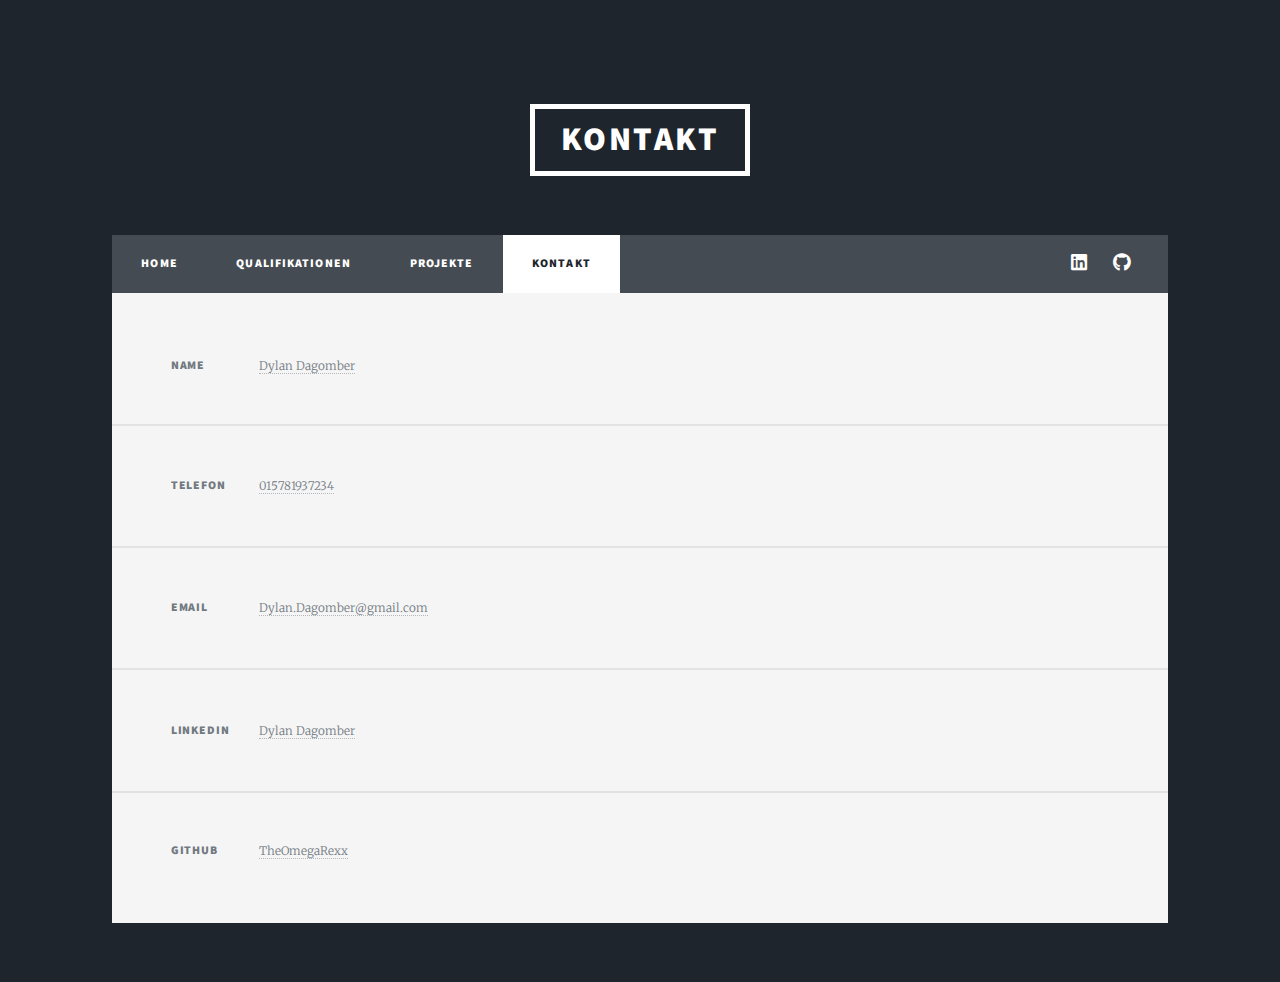
<file: kontakte.html>
<!DOCTYPE html>
<!--
	Massively by HTML5 UP
	html5up.net | @ajlkn
	Free for personal and commercial use under the CCA 3.0 license (html5up.net/license)
-->
<html>
  <head>
    <title>Kontakt</title>
    <meta charset="utf-8" />
    <meta
      name="viewport"
      content="width=device-width, initial-scale=1, user-scalable=no"
    />
    <link rel="stylesheet" href="assets/css/main.css" />
    <noscript
      ><link rel="stylesheet" href="assets/css/noscript.css"
    /></noscript>
  </head>
  <body class="is-preload">
    <!-- Wrapper -->
    <div id="wrapper">
      <!-- Header -->
      <header id="header">
        <a href="index.html" class="logo">Kontakt</a>
      </header>

      <!-- Nav -->
      <nav id="nav">
        <ul class="links">
          <li><a href="index.html">Home</a></li>
          <li><a href="qualifikationen.html">Qualifikationen</a></li>
          <li><a href="projekte.html">Projekte</a></li>
          <li class="active"><a href="kontakte.html">Kontakt</a></li>
        </ul>
        <ul class="icons">
          <li>
            <a
              href="https://www.linkedin.com/in/dylan-dagomber-654247258/"
              class="icon brands fa-linkedin"
              ><span class="label">Linkedin</span></a
            >
          </li>
          <li>
            <a
              href="https://github.com/TheOmegaRexx"
              class="icon brands fa-github"
              ><span class="label">GitHub</span></a
            >
          </li>
        </ul>
      </nav>

      <!-- Footer -->
      <footer id="footer">
        <section class="split contact">
          <section>
            <h3>Name</h3>
            <p>
              <a>Dylan Dagomber</a>
            </p>
          </section>
          <section>
            <h3>Telefon</h3>
            <p><a href="tel:+4915781937234">015781937234</a></p>
          </section>
          <section>
            <h3>Email</h3>
            <p>
              <a href="Dylan.Dagomber@gmail.com">Dylan.Dagomber@gmail.com</a>
            </p>
          </section>
          <section>
            <h3>Linkedin</h3>
            <p>
              <a href="https://www.linkedin.com/in/dylan-dagomber-654247258/"
                >Dylan Dagomber</a
              >
            </p>
          </section>
          <section>
            <h3>GitHub</h3>
            <p>
              <a href="https://github.com/TheOmegaRexx">TheOmegaRexx</a>
            </p>
          </section>
        </section>
      </footer>

      <!-- Copyright -->
      <div id="copyright"></div>
    </div>

    <!-- Scripts -->
    <script src="assets/js/jquery.min.js"></script>
    <script src="assets/js/jquery.scrollex.min.js"></script>
    <script src="assets/js/jquery.scrolly.min.js"></script>
    <script src="assets/js/browser.min.js"></script>
    <script src="assets/js/breakpoints.min.js"></script>
    <script src="assets/js/util.js"></script>
    <script src="assets/js/main.js"></script>
  </body>
</html>
</file>
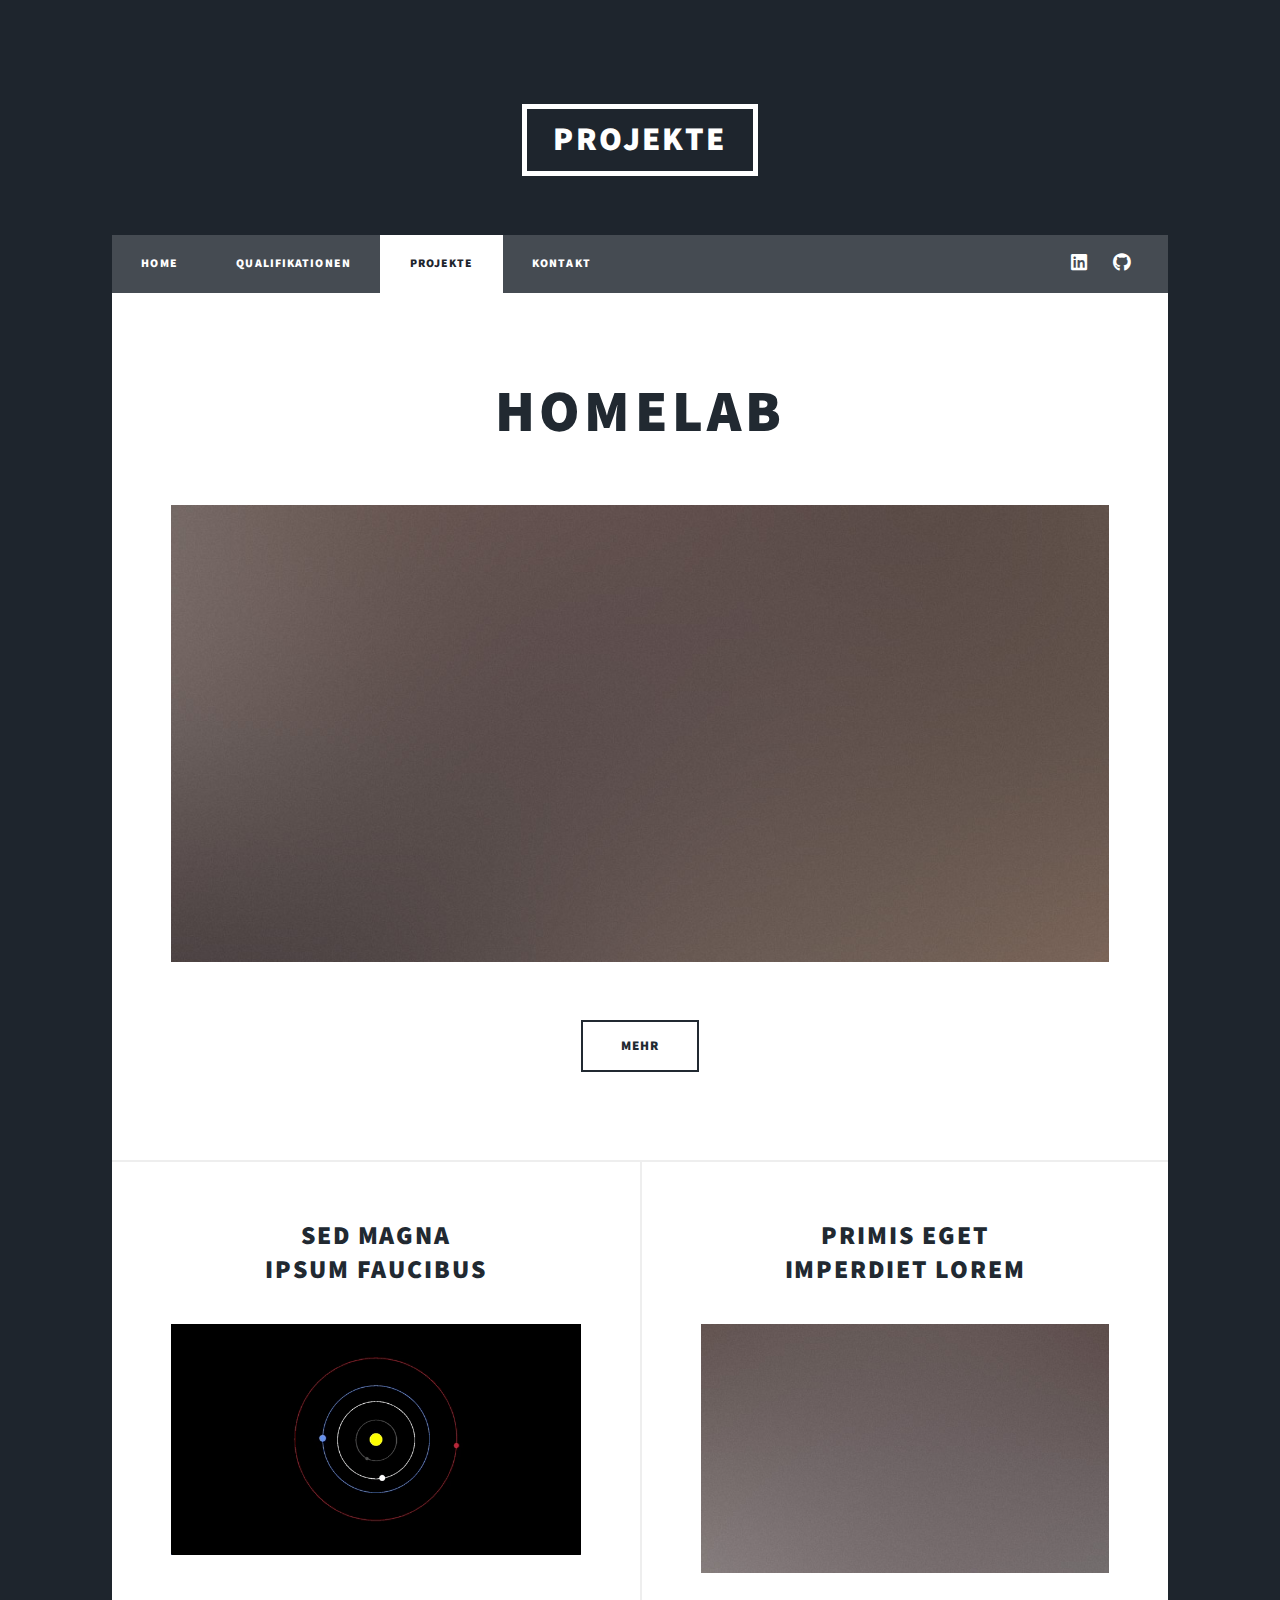
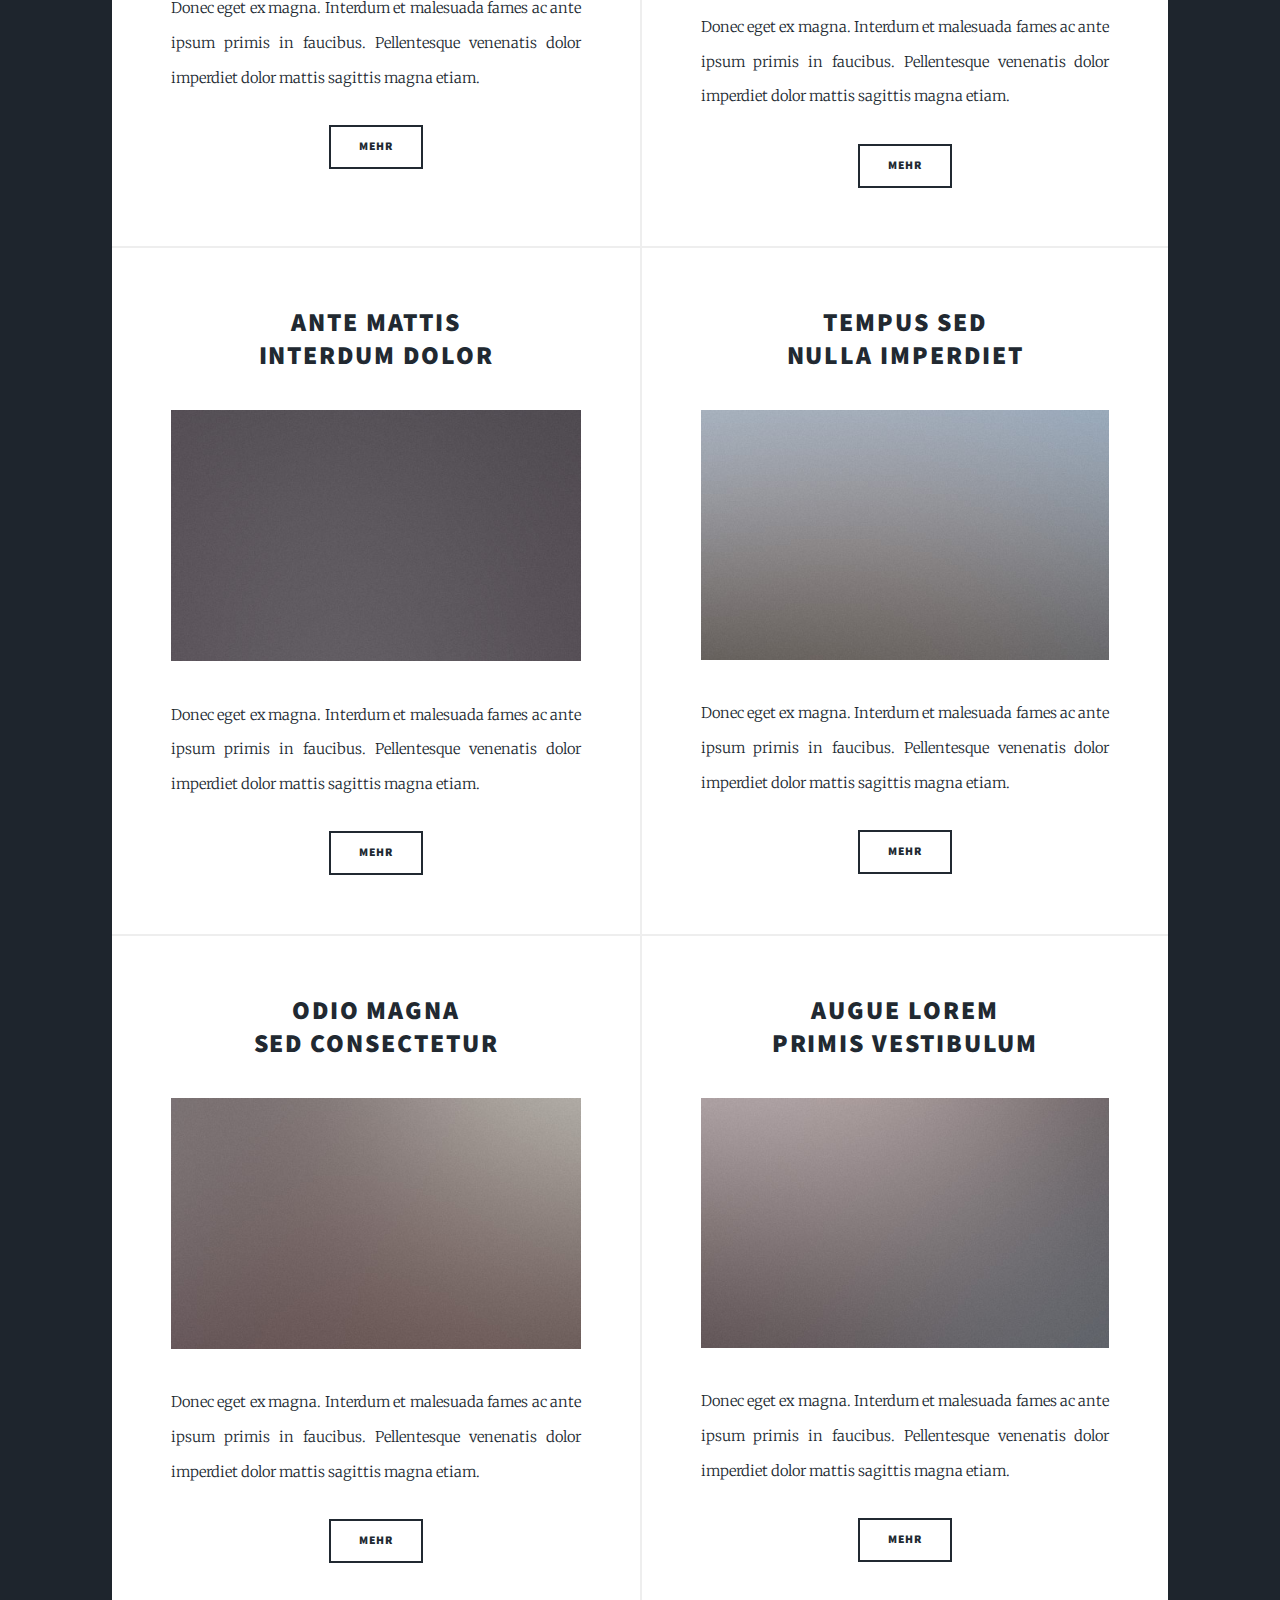
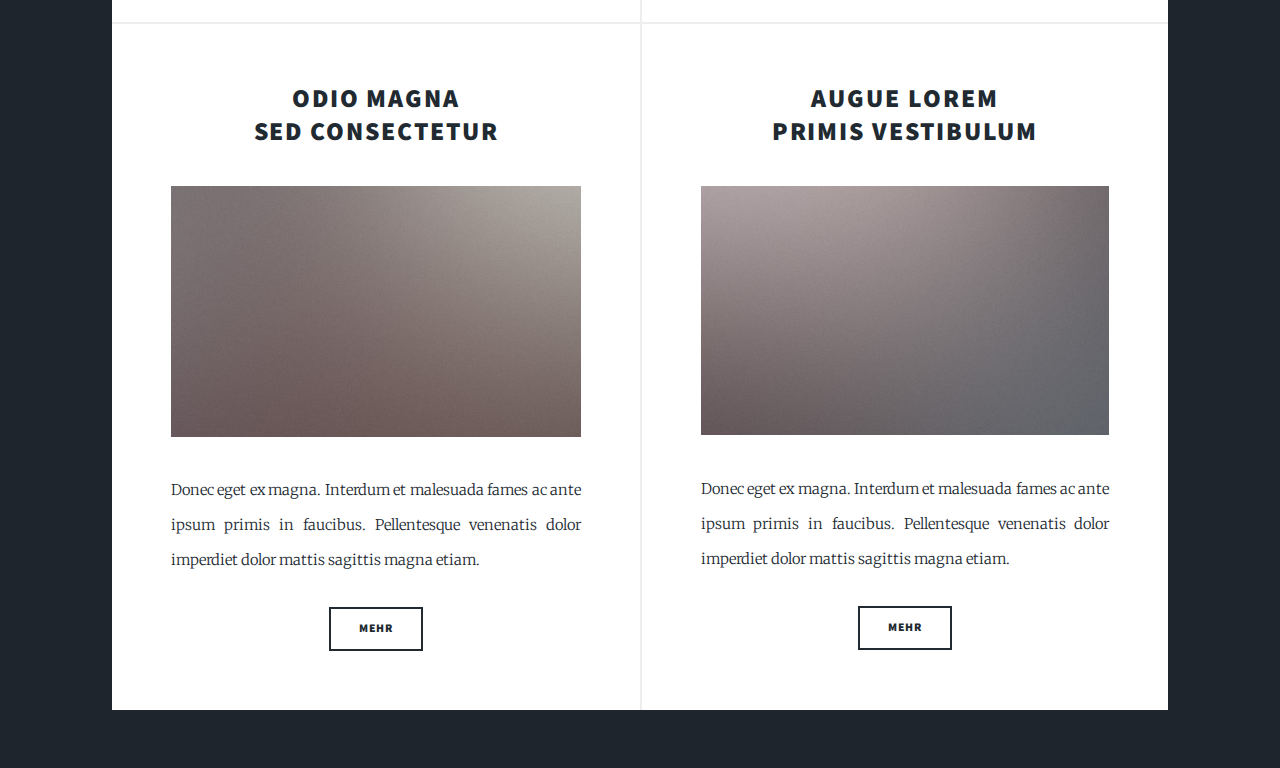
<file: projekte.html>
<!DOCTYPE HTML>
<!--
	Massively by HTML5 UP
	html5up.net | @ajlkn
	Free for personal and commercial use under the CCA 3.0 license (html5up.net/license)
-->
<html>

<head>
	<title>Projekte</title>
	<meta charset="utf-8" />
	<meta name="viewport" content="width=device-width, initial-scale=1, user-scalable=no" />
	<link rel="stylesheet" href="assets/css/main.css" />
	<noscript>
		<link rel="stylesheet" href="assets/css/noscript.css" />
	</noscript>
</head>

<body class="is-preload">

	<!-- Wrapper -->
	<div id="wrapper">

		<!-- Header -->
		<header id="header">
			<a href="index.html" class="logo">Projekte</a>
		</header>

		<!-- Nav -->
		<nav id="nav">
			<ul class="links">
				<li><a href="index.html">Home</a></li>
				<li><a href="qualifikationen.html">Qualifikationen</a></li>
				<li class="active"><a href="projekte.html">Projekte</a></li>
				<li><a href="kontakte.html">Kontakt</a></li>
			</ul>
			<ul class="icons">
				<li><a href="https://www.linkedin.com/in/dylan-dagomber-654247258/"
						class="icon brands fa-linkedin"><span class="label">Linkedin</span></a></li>
				<li><a href="https://github.com/TheOmegaRexx" class="icon brands fa-github"><span
							class="label">GitHub</span></a></li>
			</ul>
		</nav>

		<!-- Main -->
		<div id="main">
			<article class="post featured">
				<header class="major">
					<h2>Homelab</h2>

				</header>
				<a class="image main"><img src="images/pic01.jpg" alt="" /></a>
				<ul class="actions special">
					<li><a href="homelab.html" class="button large">Mehr</a></li>
				</ul>
			</article>



			<section class="posts">
				<article>
					<header>
						<h2>Sed magna<br />
							ipsum faucibus</a></h2>
					</header>
					<a class="image fit"><img src="images/Solar_System.gif" alt="" /></a>
					<p>Donec eget ex magna. Interdum et malesuada fames ac ante ipsum primis in faucibus. Pellentesque
						venenatis dolor imperdiet dolor mattis sagittis magna etiam.</p>
					<ul class="actions special">
						<li><a href="#" class="button">Mehr</a></li>
					</ul>
				</article>
				<article>
					<header>
						<h2>Primis eget<br />
							imperdiet lorem</a></h2>
					</header>
					<a class="image fit"><img src="images/pic03.jpg" alt="" /></a>
					<p>Donec eget ex magna. Interdum et malesuada fames ac ante ipsum primis in faucibus. Pellentesque
						venenatis dolor imperdiet dolor mattis sagittis magna etiam.</p>
					<ul class="actions special">
						<li><a href="#" class="button">Mehr</a></li>
					</ul>
				</article>
				<article>
					<header>
						<h2>Ante mattis<br />
							interdum dolor</a></h2>
					</header>
					<a class="image fit"><img src="images/pic04.jpg" alt="" /></a>
					<p>Donec eget ex magna. Interdum et malesuada fames ac ante ipsum primis in faucibus. Pellentesque
						venenatis dolor imperdiet dolor mattis sagittis magna etiam.</p>
					<ul class="actions special">
						<li><a href="#" class="button">Mehr</a></li>
					</ul>
				</article>
				<article>
					<header>
						<h2>Tempus sed<br />
							nulla imperdiet</a></h2>
					</header>
					<a class="image fit"><img src="images/pic05.jpg" alt="" /></a>
					<p>Donec eget ex magna. Interdum et malesuada fames ac ante ipsum primis in faucibus. Pellentesque
						venenatis dolor imperdiet dolor mattis sagittis magna etiam.</p>
					<ul class="actions special">
						<li><a href="#" class="button">Mehr</a></li>
					</ul>
				</article>
				<article>
					<header>
						<h2>Odio magna<br />
							sed consectetur</a></h2>
					</header>
					<a class="image fit"><img src="images/pic06.jpg" alt="" /></a>
					<p>Donec eget ex magna. Interdum et malesuada fames ac ante ipsum primis in faucibus. Pellentesque
						venenatis dolor imperdiet dolor mattis sagittis magna etiam.</p>
					<ul class="actions special">
						<li><a href="#" class="button">Mehr</a></li>
					</ul>
				</article>
				<article>
					<header>
						<h2>Augue lorem<br />
							primis vestibulum</a></h2>
					</header>
					<a class="image fit"><img src="images/pic07.jpg" alt="" /></a>
					<p>Donec eget ex magna. Interdum et malesuada fames ac ante ipsum primis in faucibus. Pellentesque
						venenatis dolor imperdiet dolor mattis sagittis magna etiam.</p>
					<ul class="actions special">
						<li><a href="#" class="button">Mehr</a></li>
					</ul>
				</article>
				<article>
					<header>
						<h2>Odio magna<br />
							sed consectetur</a></h2>
					</header>
					<a class="image fit"><img src="images/pic06.jpg" alt="" /></a>
					<p>Donec eget ex magna. Interdum et malesuada fames ac ante ipsum primis in faucibus. Pellentesque
						venenatis dolor imperdiet dolor mattis sagittis magna etiam.</p>
					<ul class="actions special">
						<li><a href="#" class="button">Mehr</a></li>
					</ul>
				</article>
				<article>
					<header>
						<h2>Augue lorem<br />
							primis vestibulum</a></h2>
					</header>
					<a class="image fit"><img src="images/pic07.jpg" alt="" /></a>
					<p>Donec eget ex magna. Interdum et malesuada fames ac ante ipsum primis in faucibus. Pellentesque
						venenatis dolor imperdiet dolor mattis sagittis magna etiam.</p>
					<ul class="actions special">
						<li><a href="#" class="button">Mehr</a></li>
					</ul>
				</article>
			</section>

		</div>

		<!-- Copyright -->
		<div id="copyright">
		</div>

	</div>

	<!-- Scripts -->
	<script src="assets/js/jquery.min.js"></script>
	<script src="assets/js/jquery.scrollex.min.js"></script>
	<script src="assets/js/jquery.scrolly.min.js"></script>
	<script src="assets/js/browser.min.js"></script>
	<script src="assets/js/breakpoints.min.js"></script>
	<script src="assets/js/util.js"></script>
	<script src="assets/js/main.js"></script>

</body>

</html>
</file>
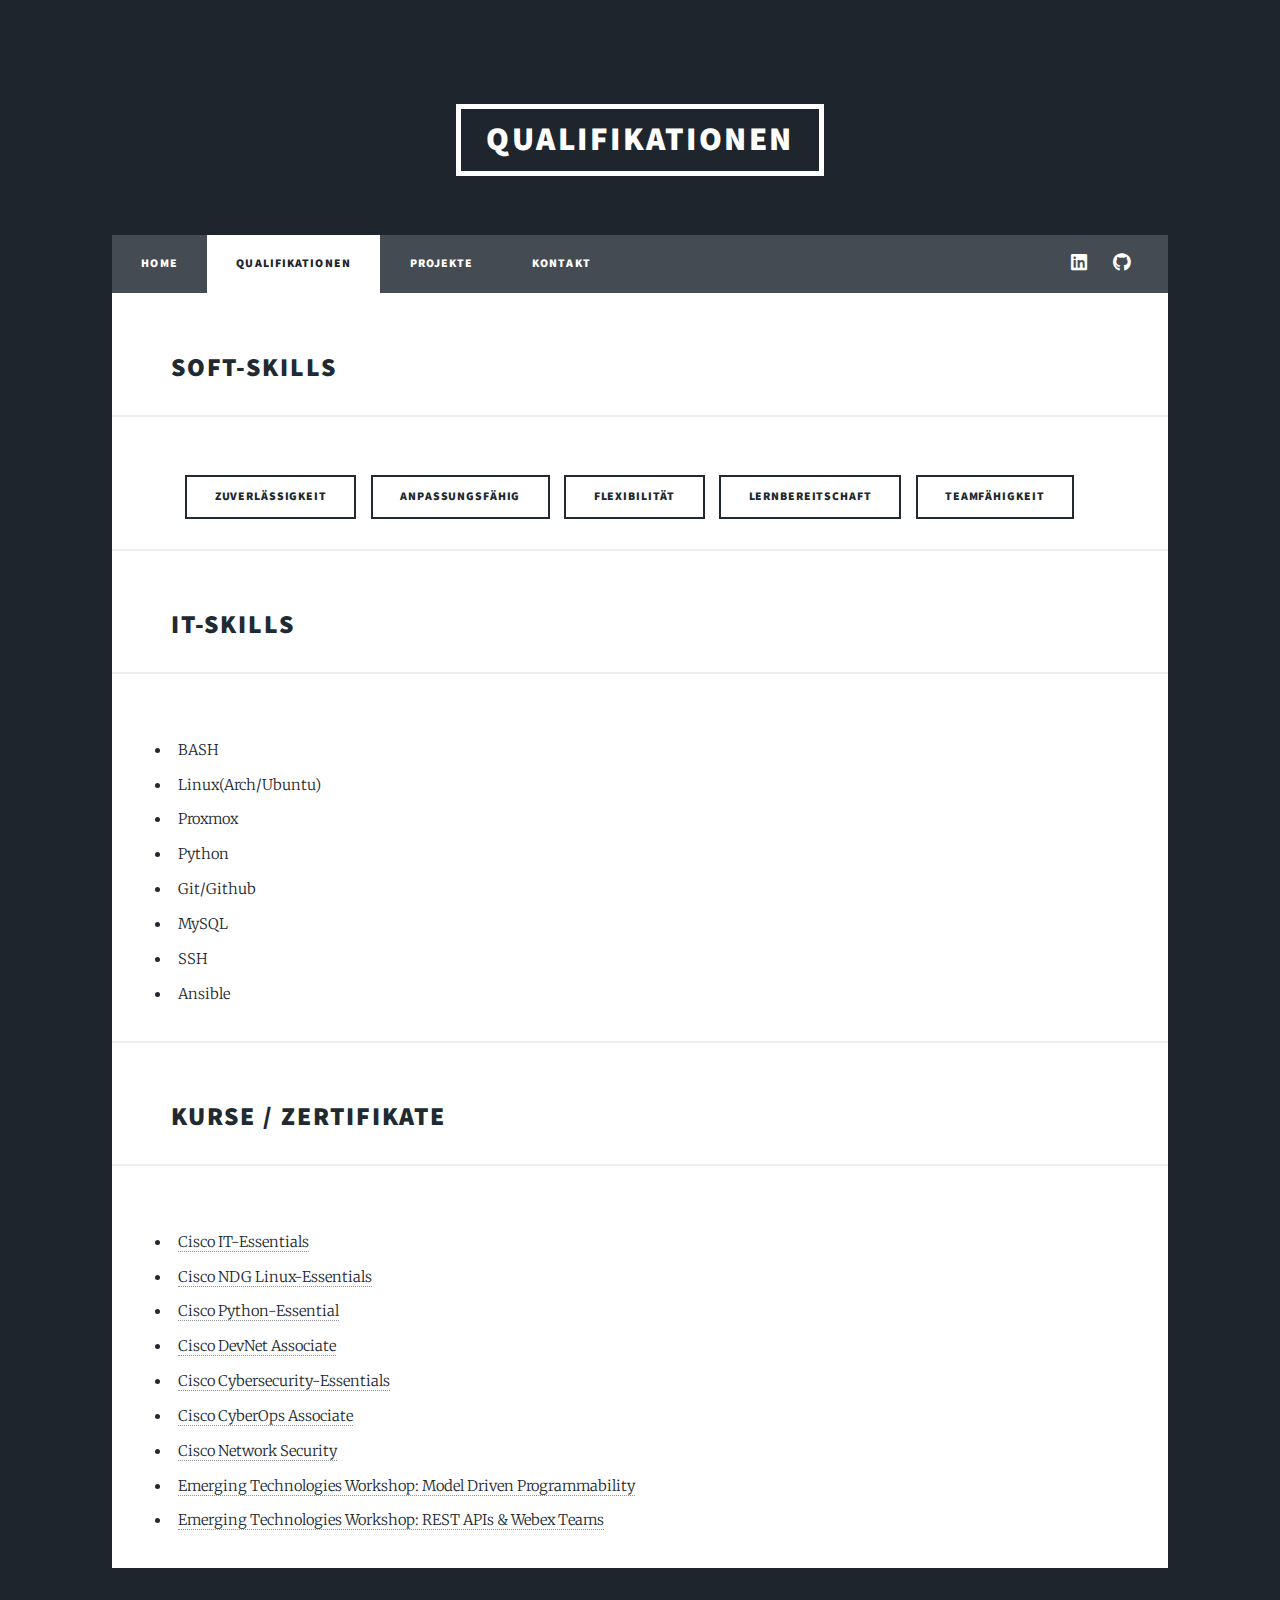
<file: qualifikationen.html>
<!DOCTYPE HTML>
<!--
	Massively by HTML5 UP
	html5up.net | @ajlkn
	Free for personal and commercial use under the CCA 3.0 license (html5up.net/license)
-->
<html>

<head>
	<title>Qualifikationen</title>
	<meta charset="utf-8" />
	<meta name="viewport" content="width=device-width, initial-scale=1, user-scalable=no" />
	<link rel="stylesheet" href="assets/css/main.css" />
	<noscript>
		<link rel="stylesheet" href="assets/css/noscript.css" />
	</noscript>
</head>

<body class="is-preload">

	<!-- Wrapper -->
	<div id="wrapper">

		<!-- Header -->
		<header id="header">
			<a href="index.html" class="logo">Qualifikationen</a>
		</header>

		<!-- Nav -->
		<nav id="nav">
			<ul class="links">
				<li><a href="index.html">Home</a></li>
				<li class="active"><a href="qualifikationen.html">Qualifikationen</a></li>
				<li><a href="projekte.html">Projekte</a></li>
				<li><a href="kontakte.html">Kontakt</a></li>
			</ul>
			<ul class="icons">
				<li><a href="https://www.linkedin.com/in/dylan-dagomber-654247258/"
						class="icon brands fa-linkedin"><span class="label">Linkedin</span></a></li>
				<li><a href="https://github.com/TheOmegaRexx" class="icon brands fa-github"><span
							class="label">GitHub</span></a></li>
			</ul>
		</nav>

		<!-- Main -->
		<div id="main">

			<h2>Soft-Skills</h2>
			<ul class="actions">

				<li><a class="button">Zuverlässigkeit</a></li>
				<li><a class="button">Anpassungsfähig</a></li>
				<li><a class="button">Flexibilität</a></li>
				<li><a class="button">Lernbereitschaft</a></li>
				<li><a class="button">Teamfähigkeit</a></li>

			</ul>

			<h2>IT-Skills</h2>

			<ul>
				<li>BASH</li>
				<li>Linux(Arch/Ubuntu)</li>
				<li>Proxmox</li>
				<li>Python</li>
				<li>Git/Github</li>
				<li>MySQL</li>
				<li>SSH</li>
				<li>Ansible</li>


			</ul>


			<h2>Kurse / Zertifikate</h2>

			<ul>
				<li><a href="https://prelogin-deploy.netacad.com/courses/os-it/it-essentials">Cisco IT-Essentials</a>
				</li>
				<li><a href="https://www.netacad.com/courses/os-it/ndg-linux-essentials">Cisco NDG Linux-Essentials</a></li>
				<li><a href="https://www.netacad.com/courses/programming/pcap-programming-essentials-python">Cisco
						Python-Essential</a></li>
				<li><a href="https://www.netacad.com/courses/infrastructure-automation/devnet-associate">Cisco DevNet
						Associate</a></li>
				<li><a href="https://www.netacad.com/courses/cybersecurity/cybersecurity-essentials">Cisco
						Cybersecurity-Essentials</a></li>
				<li><a href="https://www.netacad.com/courses/cybersecurity/cyberops-associate">Cisco
						CyberOps Associate</a></li>
				<li><a href="https://www.netacad.com/courses/cybersecurity/network-security">Cisco
						Network Security</a></li>
				<li><a
						href="https://www.netacad.com/courses/infrastructure-automation/workshop-model-driven-programmability">Emerging
						Technologies Workshop: Model Driven Programmability</a></li>
				<li><a
						href="https://www.netacad.com/courses/infrastructure-automation/workshop-rest-apis-using-webex-teams">Emerging
						Technologies Workshop: REST APIs & Webex Teams</a></li>
			</ul>

		</div>



		<!-- Copyright -->
		<div id="copyright">
		</div>

	</div>

	<!-- Scripts -->
	<script src="assets/js/jquery.min.js"></script>
	<script src="assets/js/jquery.scrollex.min.js"></script>
	<script src="assets/js/jquery.scrolly.min.js"></script>
	<script src="assets/js/browser.min.js"></script>
	<script src="assets/js/breakpoints.min.js"></script>
	<script src="assets/js/util.js"></script>
	<script src="assets/js/main.js"></script>

</body>

</html>
</file>
<file: assets/css/main.css>
@import url(fontawesome-all.min.css);
@import url("https://fonts.googleapis.com/css?family=Merriweather:300,700,300italic,700italic|Source+Sans+Pro:900");

/*
	Massively by HTML5 UP
	html5up.net | @ajlkn
	Free for personal and commercial use under the CCA 3.0 license (html5up.net/license)
*/

html, body, div, span, applet, object,
iframe, h1, h2, h3, h4, h5, h6, p, blockquote,
pre, a, abbr, acronym, address, big, cite,
code, del, dfn, em, img, ins, kbd, q, s, samp,
small, strike, strong, sub, sup, tt, var, b,
u, i, center, dl, dt, dd, ol, ul, li, fieldset,
form, label, legend, table, caption, tbody,
tfoot, thead, tr, th, td, article, aside,
canvas, details, embed, figure, figcaption,
footer, header, hgroup, menu, nav, output, ruby,
section, summary, time, mark, audio, video {
	margin: 0;
	padding: 0;
	border: 0;
	font-size: 100%;
	font: inherit;
	vertical-align: baseline;}

article, aside, details, figcaption, figure,
footer, header, hgroup, menu, nav, section {
	display: block;}

body {
	line-height: 1;
}

ol, ul {
	list-style: none;
}

blockquote, q {
	quotes: none;
}

	blockquote:before, blockquote:after, q:before, q:after {
		content: '';
		content: none;
	}

table {
	border-collapse: collapse;
	border-spacing: 0;
}

body {
	-webkit-text-size-adjust: none;
}

mark {
	background-color: transparent;
	color: inherit;
}

input::-moz-focus-inner {
	border: 0;
	padding: 0;
}

input, select, textarea {
	-moz-appearance: none;
	-webkit-appearance: none;
	-ms-appearance: none;
	appearance: none;
}

/* Basic */

	@-ms-viewport {
		width: device-width;
	}

	body {
		-ms-overflow-style: scrollbar;
	}

	@media screen and (max-width: 480px) {

		html, body {
			min-width: 320px;
		}

	}

	html {
		box-sizing: border-box;
	}

	*, *:before, *:after {
		box-sizing: inherit;
	}

	body {
		background-color: #1e252d;
	}

		body.is-preload *, body.is-preload *:before, body.is-preload *:after {
			-moz-animation: none !important;
			-webkit-animation: none !important;
			-ms-animation: none !important;
			animation: none !important;
			-moz-transition: none !important;
			-webkit-transition: none !important;
			-ms-transition: none !important;
			transition: none !important;
		}

/* Type */

	html {
		font-size: 16pt;
	}

		@media screen and (max-width: 1680px) {

			html {
				font-size: 12pt;
			}

		}

		@media screen and (max-width: 1280px) {

			html {
				font-size: 11pt;
			}

		}

		@media screen and (max-width: 360px) {

			html {
				font-size: 10pt;
			}

		}

	body {
		color: #212931;
	}

	body, input, select, textarea {
		font-family: "Merriweather", Georgia, serif;
		font-weight: 300;
		font-size: 1rem;
		line-height: 2.375;
	}

	a {
		-moz-transition: color 0.2s ease-in-out, background-color 0.2s ease-in-out, border-color 0.2s ease-in-out, box-shadow 0.2s ease-in-out;
		-webkit-transition: color 0.2s ease-in-out, background-color 0.2s ease-in-out, border-color 0.2s ease-in-out, box-shadow 0.2s ease-in-out;
		-ms-transition: color 0.2s ease-in-out, background-color 0.2s ease-in-out, border-color 0.2s ease-in-out, box-shadow 0.2s ease-in-out;
		transition: color 0.2s ease-in-out, background-color 0.2s ease-in-out, border-color 0.2s ease-in-out, box-shadow 0.2s ease-in-out;
		border-bottom: dotted 1px;
		text-decoration: none;
	}

		a:hover {
			border-bottom-color: transparent;
		}

	strong, b {
		font-weight: 600;
	}

	em, i {
		font-style: italic;
	}

	p {
		text-align: justify;
		margin: 0 0 2rem 0;
	}

	h1, h2, h3, h4, h5, h6 {
		font-family: "Source Sans Pro", Helvetica, sans-serif;
		font-weight: 900;
		line-height: 1.5;
		letter-spacing: 0.075em;
		text-transform: uppercase;
		margin: 0 0 1rem 0;
	}

		h1 a, h2 a, h3 a, h4 a, h5 a, h6 a {
			border-bottom: 0;
			color: inherit;
			text-decoration: none;
		}

	h1 {
		font-size: 4rem;
		line-height: 1.1;
		margin: 0 0 2rem 0;
	}

	h2 {
		font-size: 1.75rem;
		line-height: 1.3;
		margin: 0 0 1.5rem 0;
	}

	h3 {
		font-size: 1.25rem;
		margin: 0 0 1.5rem 0;
	}

	h4 {
		font-size: 1rem;
	}

	h5 {
		font-size: 0.9rem;
	}

	h6 {
		font-size: 0.8rem;
	}

	sub {
		font-size: 0.8rem;
		position: relative;
		top: 0.5rem;
	}

	sup {
		font-size: 0.8rem;
		position: relative;
		top: -0.5rem;
	}

	blockquote {
		border-left: solid 4px;
		font-style: italic;
		margin: 0 0 2rem 0;
		padding: 0.5rem 0 0.5rem 2rem;
	}

	code {
		border: solid 2px;
		font-family: "Courier New", monospace;
		font-size: 0.9rem;
		margin: 0 0.25rem;
		padding: 0.25rem 0.65rem;
	}

	pre {
		-webkit-overflow-scrolling: touch;
		font-family: "Courier New", monospace;
		font-size: 0.9rem;
		margin: 0 0 2rem 0;
	}

		pre code {
			display: block;
			line-height: 1.75;
			padding: 1rem 1.5rem;
			overflow-x: auto;
		}

	hr {
		border: 0;
		border-bottom: solid 2px;
		margin: 3rem 0;
	}

		hr.major {
			margin: 5rem 0;
		}

	.align-left {
		text-align: left;
	}

	.align-center {
		text-align: center;
	}

	.align-right {
		text-align: right;
	}

	input, select, textarea {
		color: #212931;
	}

	a {
		color: #212931;
		border-bottom-color: rgba(33, 41, 49, 0.5);
	}

		a:hover {
			border-bottom-color: transparent;
			color: #18bfef !important;
		}

	strong, b {
		color: #212931;
	}

	h1, h2, h3, h4, h5, h6 {
		color: #212931;
	}

	blockquote {
		border-left-color: #eeeeee;
	}

	code {
		background: rgba(220, 220, 220, 0.25);
		border-color: #eeeeee;
	}

	hr {
		border-bottom-color: #eeeeee;
	}

/* Row */

	.row {
		display: flex;
		flex-wrap: wrap;
		box-sizing: border-box;
		align-items: stretch;
	}

		.row > * {
			box-sizing: border-box;
		}

		.row.gtr-uniform > * > :last-child {
			margin-bottom: 0;
		}

		.row.aln-left {
			justify-content: flex-start;
		}

		.row.aln-center {
			justify-content: center;
		}

		.row.aln-right {
			justify-content: flex-end;
		}

		.row.aln-top {
			align-items: flex-start;
		}

		.row.aln-middle {
			align-items: center;
		}

		.row.aln-bottom {
			align-items: flex-end;
		}

		.row > .imp {
			order: -1;
		}

		.row > .col-1 {
			width: 8.33333%;
		}

		.row > .off-1 {
			margin-left: 8.33333%;
		}

		.row > .col-2 {
			width: 16.66667%;
		}

		.row > .off-2 {
			margin-left: 16.66667%;
		}

		.row > .col-3 {
			width: 25%;
		}

		.row > .off-3 {
			margin-left: 25%;
		}

		.row > .col-4 {
			width: 33.33333%;
		}

		.row > .off-4 {
			margin-left: 33.33333%;
		}

		.row > .col-5 {
			width: 41.66667%;
		}

		.row > .off-5 {
			margin-left: 41.66667%;
		}

		.row > .col-6 {
			width: 50%;
		}

		.row > .off-6 {
			margin-left: 50%;
		}

		.row > .col-7 {
			width: 58.33333%;
		}

		.row > .off-7 {
			margin-left: 58.33333%;
		}

		.row > .col-8 {
			width: 66.66667%;
		}

		.row > .off-8 {
			margin-left: 66.66667%;
		}

		.row > .col-9 {
			width: 75%;
		}

		.row > .off-9 {
			margin-left: 75%;
		}

		.row > .col-10 {
			width: 83.33333%;
		}

		.row > .off-10 {
			margin-left: 83.33333%;
		}

		.row > .col-11 {
			width: 91.66667%;
		}

		.row > .off-11 {
			margin-left: 91.66667%;
		}

		.row > .col-12 {
			width: 100%;
		}

		.row > .off-12 {
			margin-left: 100%;
		}

		.row.gtr-0 {
			margin-top: 0;
			margin-left: 0rem;
		}

			.row.gtr-0 > * {
				padding: 0 0 0 0rem;
			}

			.row.gtr-0.gtr-uniform {
				margin-top: 0rem;
			}

				.row.gtr-0.gtr-uniform > * {
					padding-top: 0rem;
				}

		.row.gtr-25 {
			margin-top: 0;
			margin-left: -0.375rem;
		}

			.row.gtr-25 > * {
				padding: 0 0 0 0.375rem;
			}

			.row.gtr-25.gtr-uniform {
				margin-top: -0.375rem;
			}

				.row.gtr-25.gtr-uniform > * {
					padding-top: 0.375rem;
				}

		.row.gtr-50 {
			margin-top: 0;
			margin-left: -0.75rem;
		}

			.row.gtr-50 > * {
				padding: 0 0 0 0.75rem;
			}

			.row.gtr-50.gtr-uniform {
				margin-top: -0.75rem;
			}

				.row.gtr-50.gtr-uniform > * {
					padding-top: 0.75rem;
				}

		.row {
			margin-top: 0;
			margin-left: -1.5rem;
		}

			.row > * {
				padding: 0 0 0 1.5rem;
			}

			.row.gtr-uniform {
				margin-top: -1.5rem;
			}

				.row.gtr-uniform > * {
					padding-top: 1.5rem;
				}

		.row.gtr-150 {
			margin-top: 0;
			margin-left: -2.25rem;
		}

			.row.gtr-150 > * {
				padding: 0 0 0 2.25rem;
			}

			.row.gtr-150.gtr-uniform {
				margin-top: -2.25rem;
			}

				.row.gtr-150.gtr-uniform > * {
					padding-top: 2.25rem;
				}

		.row.gtr-200 {
			margin-top: 0;
			margin-left: -3rem;
		}

			.row.gtr-200 > * {
				padding: 0 0 0 3rem;
			}

			.row.gtr-200.gtr-uniform {
				margin-top: -3rem;
			}

				.row.gtr-200.gtr-uniform > * {
					padding-top: 3rem;
				}

		@media screen and (max-width: 1680px) {

			.row {
				display: flex;
				flex-wrap: wrap;
				box-sizing: border-box;
				align-items: stretch;
			}

				.row > * {
					box-sizing: border-box;
				}

				.row.gtr-uniform > * > :last-child {
					margin-bottom: 0;
				}

				.row.aln-left {
					justify-content: flex-start;
				}

				.row.aln-center {
					justify-content: center;
				}

				.row.aln-right {
					justify-content: flex-end;
				}

				.row.aln-top {
					align-items: flex-start;
				}

				.row.aln-middle {
					align-items: center;
				}

				.row.aln-bottom {
					align-items: flex-end;
				}

				.row > .imp-xlarge {
					order: -1;
				}

				.row > .col-1-xlarge {
					width: 8.33333%;
				}

				.row > .off-1-xlarge {
					margin-left: 8.33333%;
				}

				.row > .col-2-xlarge {
					width: 16.66667%;
				}

				.row > .off-2-xlarge {
					margin-left: 16.66667%;
				}

				.row > .col-3-xlarge {
					width: 25%;
				}

				.row > .off-3-xlarge {
					margin-left: 25%;
				}

				.row > .col-4-xlarge {
					width: 33.33333%;
				}

				.row > .off-4-xlarge {
					margin-left: 33.33333%;
				}

				.row > .col-5-xlarge {
					width: 41.66667%;
				}

				.row > .off-5-xlarge {
					margin-left: 41.66667%;
				}

				.row > .col-6-xlarge {
					width: 50%;
				}

				.row > .off-6-xlarge {
					margin-left: 50%;
				}

				.row > .col-7-xlarge {
					width: 58.33333%;
				}

				.row > .off-7-xlarge {
					margin-left: 58.33333%;
				}

				.row > .col-8-xlarge {
					width: 66.66667%;
				}

				.row > .off-8-xlarge {
					margin-left: 66.66667%;
				}

				.row > .col-9-xlarge {
					width: 75%;
				}

				.row > .off-9-xlarge {
					margin-left: 75%;
				}

				.row > .col-10-xlarge {
					width: 83.33333%;
				}

				.row > .off-10-xlarge {
					margin-left: 83.33333%;
				}

				.row > .col-11-xlarge {
					width: 91.66667%;
				}

				.row > .off-11-xlarge {
					margin-left: 91.66667%;
				}

				.row > .col-12-xlarge {
					width: 100%;
				}

				.row > .off-12-xlarge {
					margin-left: 100%;
				}

				.row.gtr-0 {
					margin-top: 0;
					margin-left: 0rem;
				}

					.row.gtr-0 > * {
						padding: 0 0 0 0rem;
					}

					.row.gtr-0.gtr-uniform {
						margin-top: 0rem;
					}

						.row.gtr-0.gtr-uniform > * {
							padding-top: 0rem;
						}

				.row.gtr-25 {
					margin-top: 0;
					margin-left: -0.375rem;
				}

					.row.gtr-25 > * {
						padding: 0 0 0 0.375rem;
					}

					.row.gtr-25.gtr-uniform {
						margin-top: -0.375rem;
					}

						.row.gtr-25.gtr-uniform > * {
							padding-top: 0.375rem;
						}

				.row.gtr-50 {
					margin-top: 0;
					margin-left: -0.75rem;
				}

					.row.gtr-50 > * {
						padding: 0 0 0 0.75rem;
					}

					.row.gtr-50.gtr-uniform {
						margin-top: -0.75rem;
					}

						.row.gtr-50.gtr-uniform > * {
							padding-top: 0.75rem;
						}

				.row {
					margin-top: 0;
					margin-left: -1.5rem;
				}

					.row > * {
						padding: 0 0 0 1.5rem;
					}

					.row.gtr-uniform {
						margin-top: -1.5rem;
					}

						.row.gtr-uniform > * {
							padding-top: 1.5rem;
						}

				.row.gtr-150 {
					margin-top: 0;
					margin-left: -2.25rem;
				}

					.row.gtr-150 > * {
						padding: 0 0 0 2.25rem;
					}

					.row.gtr-150.gtr-uniform {
						margin-top: -2.25rem;
					}

						.row.gtr-150.gtr-uniform > * {
							padding-top: 2.25rem;
						}

				.row.gtr-200 {
					margin-top: 0;
					margin-left: -3rem;
				}

					.row.gtr-200 > * {
						padding: 0 0 0 3rem;
					}

					.row.gtr-200.gtr-uniform {
						margin-top: -3rem;
					}

						.row.gtr-200.gtr-uniform > * {
							padding-top: 3rem;
						}

		}

		@media screen and (max-width: 1280px) {

			.row {
				display: flex;
				flex-wrap: wrap;
				box-sizing: border-box;
				align-items: stretch;
			}

				.row > * {
					box-sizing: border-box;
				}

				.row.gtr-uniform > * > :last-child {
					margin-bottom: 0;
				}

				.row.aln-left {
					justify-content: flex-start;
				}

				.row.aln-center {
					justify-content: center;
				}

				.row.aln-right {
					justify-content: flex-end;
				}

				.row.aln-top {
					align-items: flex-start;
				}

				.row.aln-middle {
					align-items: center;
				}

				.row.aln-bottom {
					align-items: flex-end;
				}

				.row > .imp-large {
					order: -1;
				}

				.row > .col-1-large {
					width: 8.33333%;
				}

				.row > .off-1-large {
					margin-left: 8.33333%;
				}

				.row > .col-2-large {
					width: 16.66667%;
				}

				.row > .off-2-large {
					margin-left: 16.66667%;
				}

				.row > .col-3-large {
					width: 25%;
				}

				.row > .off-3-large {
					margin-left: 25%;
				}

				.row > .col-4-large {
					width: 33.33333%;
				}

				.row > .off-4-large {
					margin-left: 33.33333%;
				}

				.row > .col-5-large {
					width: 41.66667%;
				}

				.row > .off-5-large {
					margin-left: 41.66667%;
				}

				.row > .col-6-large {
					width: 50%;
				}

				.row > .off-6-large {
					margin-left: 50%;
				}

				.row > .col-7-large {
					width: 58.33333%;
				}

				.row > .off-7-large {
					margin-left: 58.33333%;
				}

				.row > .col-8-large {
					width: 66.66667%;
				}

				.row > .off-8-large {
					margin-left: 66.66667%;
				}

				.row > .col-9-large {
					width: 75%;
				}

				.row > .off-9-large {
					margin-left: 75%;
				}

				.row > .col-10-large {
					width: 83.33333%;
				}

				.row > .off-10-large {
					margin-left: 83.33333%;
				}

				.row > .col-11-large {
					width: 91.66667%;
				}

				.row > .off-11-large {
					margin-left: 91.66667%;
				}

				.row > .col-12-large {
					width: 100%;
				}

				.row > .off-12-large {
					margin-left: 100%;
				}

				.row.gtr-0 {
					margin-top: 0;
					margin-left: 0rem;
				}

					.row.gtr-0 > * {
						padding: 0 0 0 0rem;
					}

					.row.gtr-0.gtr-uniform {
						margin-top: 0rem;
					}

						.row.gtr-0.gtr-uniform > * {
							padding-top: 0rem;
						}

				.row.gtr-25 {
					margin-top: 0;
					margin-left: -0.375rem;
				}

					.row.gtr-25 > * {
						padding: 0 0 0 0.375rem;
					}

					.row.gtr-25.gtr-uniform {
						margin-top: -0.375rem;
					}

						.row.gtr-25.gtr-uniform > * {
							padding-top: 0.375rem;
						}

				.row.gtr-50 {
					margin-top: 0;
					margin-left: -0.75rem;
				}

					.row.gtr-50 > * {
						padding: 0 0 0 0.75rem;
					}

					.row.gtr-50.gtr-uniform {
						margin-top: -0.75rem;
					}

						.row.gtr-50.gtr-uniform > * {
							padding-top: 0.75rem;
						}

				.row {
					margin-top: 0;
					margin-left: -1.5rem;
				}

					.row > * {
						padding: 0 0 0 1.5rem;
					}

					.row.gtr-uniform {
						margin-top: -1.5rem;
					}

						.row.gtr-uniform > * {
							padding-top: 1.5rem;
						}

				.row.gtr-150 {
					margin-top: 0;
					margin-left: -2.25rem;
				}

					.row.gtr-150 > * {
						padding: 0 0 0 2.25rem;
					}

					.row.gtr-150.gtr-uniform {
						margin-top: -2.25rem;
					}

						.row.gtr-150.gtr-uniform > * {
							padding-top: 2.25rem;
						}

				.row.gtr-200 {
					margin-top: 0;
					margin-left: -3rem;
				}

					.row.gtr-200 > * {
						padding: 0 0 0 3rem;
					}

					.row.gtr-200.gtr-uniform {
						margin-top: -3rem;
					}

						.row.gtr-200.gtr-uniform > * {
							padding-top: 3rem;
						}

		}

		@media screen and (max-width: 980px) {

			.row {
				display: flex;
				flex-wrap: wrap;
				box-sizing: border-box;
				align-items: stretch;
			}

				.row > * {
					box-sizing: border-box;
				}

				.row.gtr-uniform > * > :last-child {
					margin-bottom: 0;
				}

				.row.aln-left {
					justify-content: flex-start;
				}

				.row.aln-center {
					justify-content: center;
				}

				.row.aln-right {
					justify-content: flex-end;
				}

				.row.aln-top {
					align-items: flex-start;
				}

				.row.aln-middle {
					align-items: center;
				}

				.row.aln-bottom {
					align-items: flex-end;
				}

				.row > .imp-medium {
					order: -1;
				}

				.row > .col-1-medium {
					width: 8.33333%;
				}

				.row > .off-1-medium {
					margin-left: 8.33333%;
				}

				.row > .col-2-medium {
					width: 16.66667%;
				}

				.row > .off-2-medium {
					margin-left: 16.66667%;
				}

				.row > .col-3-medium {
					width: 25%;
				}

				.row > .off-3-medium {
					margin-left: 25%;
				}

				.row > .col-4-medium {
					width: 33.33333%;
				}

				.row > .off-4-medium {
					margin-left: 33.33333%;
				}

				.row > .col-5-medium {
					width: 41.66667%;
				}

				.row > .off-5-medium {
					margin-left: 41.66667%;
				}

				.row > .col-6-medium {
					width: 50%;
				}

				.row > .off-6-medium {
					margin-left: 50%;
				}

				.row > .col-7-medium {
					width: 58.33333%;
				}

				.row > .off-7-medium {
					margin-left: 58.33333%;
				}

				.row > .col-8-medium {
					width: 66.66667%;
				}

				.row > .off-8-medium {
					margin-left: 66.66667%;
				}

				.row > .col-9-medium {
					width: 75%;
				}

				.row > .off-9-medium {
					margin-left: 75%;
				}

				.row > .col-10-medium {
					width: 83.33333%;
				}

				.row > .off-10-medium {
					margin-left: 83.33333%;
				}

				.row > .col-11-medium {
					width: 91.66667%;
				}

				.row > .off-11-medium {
					margin-left: 91.66667%;
				}

				.row > .col-12-medium {
					width: 100%;
				}

				.row > .off-12-medium {
					margin-left: 100%;
				}

				.row.gtr-0 {
					margin-top: 0;
					margin-left: 0rem;
				}

					.row.gtr-0 > * {
						padding: 0 0 0 0rem;
					}

					.row.gtr-0.gtr-uniform {
						margin-top: 0rem;
					}

						.row.gtr-0.gtr-uniform > * {
							padding-top: 0rem;
						}

				.row.gtr-25 {
					margin-top: 0;
					margin-left: -0.375rem;
				}

					.row.gtr-25 > * {
						padding: 0 0 0 0.375rem;
					}

					.row.gtr-25.gtr-uniform {
						margin-top: -0.375rem;
					}

						.row.gtr-25.gtr-uniform > * {
							padding-top: 0.375rem;
						}

				.row.gtr-50 {
					margin-top: 0;
					margin-left: -0.75rem;
				}

					.row.gtr-50 > * {
						padding: 0 0 0 0.75rem;
					}

					.row.gtr-50.gtr-uniform {
						margin-top: -0.75rem;
					}

						.row.gtr-50.gtr-uniform > * {
							padding-top: 0.75rem;
						}

				.row {
					margin-top: 0;
					margin-left: -1.5rem;
				}

					.row > * {
						padding: 0 0 0 1.5rem;
					}

					.row.gtr-uniform {
						margin-top: -1.5rem;
					}

						.row.gtr-uniform > * {
							padding-top: 1.5rem;
						}

				.row.gtr-150 {
					margin-top: 0;
					margin-left: -2.25rem;
				}

					.row.gtr-150 > * {
						padding: 0 0 0 2.25rem;
					}

					.row.gtr-150.gtr-uniform {
						margin-top: -2.25rem;
					}

						.row.gtr-150.gtr-uniform > * {
							padding-top: 2.25rem;
						}

				.row.gtr-200 {
					margin-top: 0;
					margin-left: -3rem;
				}

					.row.gtr-200 > * {
						padding: 0 0 0 3rem;
					}

					.row.gtr-200.gtr-uniform {
						margin-top: -3rem;
					}

						.row.gtr-200.gtr-uniform > * {
							padding-top: 3rem;
						}

		}

		@media screen and (max-width: 736px) {

			.row {
				display: flex;
				flex-wrap: wrap;
				box-sizing: border-box;
				align-items: stretch;
			}

				.row > * {
					box-sizing: border-box;
				}

				.row.gtr-uniform > * > :last-child {
					margin-bottom: 0;
				}

				.row.aln-left {
					justify-content: flex-start;
				}

				.row.aln-center {
					justify-content: center;
				}

				.row.aln-right {
					justify-content: flex-end;
				}

				.row.aln-top {
					align-items: flex-start;
				}

				.row.aln-middle {
					align-items: center;
				}

				.row.aln-bottom {
					align-items: flex-end;
				}

				.row > .imp-small {
					order: -1;
				}

				.row > .col-1-small {
					width: 8.33333%;
				}

				.row > .off-1-small {
					margin-left: 8.33333%;
				}

				.row > .col-2-small {
					width: 16.66667%;
				}

				.row > .off-2-small {
					margin-left: 16.66667%;
				}

				.row > .col-3-small {
					width: 25%;
				}

				.row > .off-3-small {
					margin-left: 25%;
				}

				.row > .col-4-small {
					width: 33.33333%;
				}

				.row > .off-4-small {
					margin-left: 33.33333%;
				}

				.row > .col-5-small {
					width: 41.66667%;
				}

				.row > .off-5-small {
					margin-left: 41.66667%;
				}

				.row > .col-6-small {
					width: 50%;
				}

				.row > .off-6-small {
					margin-left: 50%;
				}

				.row > .col-7-small {
					width: 58.33333%;
				}

				.row > .off-7-small {
					margin-left: 58.33333%;
				}

				.row > .col-8-small {
					width: 66.66667%;
				}

				.row > .off-8-small {
					margin-left: 66.66667%;
				}

				.row > .col-9-small {
					width: 75%;
				}

				.row > .off-9-small {
					margin-left: 75%;
				}

				.row > .col-10-small {
					width: 83.33333%;
				}

				.row > .off-10-small {
					margin-left: 83.33333%;
				}

				.row > .col-11-small {
					width: 91.66667%;
				}

				.row > .off-11-small {
					margin-left: 91.66667%;
				}

				.row > .col-12-small {
					width: 100%;
				}

				.row > .off-12-small {
					margin-left: 100%;
				}

				.row.gtr-0 {
					margin-top: 0;
					margin-left: 0rem;
				}

					.row.gtr-0 > * {
						padding: 0 0 0 0rem;
					}

					.row.gtr-0.gtr-uniform {
						margin-top: 0rem;
					}

						.row.gtr-0.gtr-uniform > * {
							padding-top: 0rem;
						}

				.row.gtr-25 {
					margin-top: 0;
					margin-left: -0.375rem;
				}

					.row.gtr-25 > * {
						padding: 0 0 0 0.375rem;
					}

					.row.gtr-25.gtr-uniform {
						margin-top: -0.375rem;
					}

						.row.gtr-25.gtr-uniform > * {
							padding-top: 0.375rem;
						}

				.row.gtr-50 {
					margin-top: 0;
					margin-left: -0.75rem;
				}

					.row.gtr-50 > * {
						padding: 0 0 0 0.75rem;
					}

					.row.gtr-50.gtr-uniform {
						margin-top: -0.75rem;
					}

						.row.gtr-50.gtr-uniform > * {
							padding-top: 0.75rem;
						}

				.row {
					margin-top: 0;
					margin-left: -1.5rem;
				}

					.row > * {
						padding: 0 0 0 1.5rem;
					}

					.row.gtr-uniform {
						margin-top: -1.5rem;
					}

						.row.gtr-uniform > * {
							padding-top: 1.5rem;
						}

				.row.gtr-150 {
					margin-top: 0;
					margin-left: -2.25rem;
				}

					.row.gtr-150 > * {
						padding: 0 0 0 2.25rem;
					}

					.row.gtr-150.gtr-uniform {
						margin-top: -2.25rem;
					}

						.row.gtr-150.gtr-uniform > * {
							padding-top: 2.25rem;
						}

				.row.gtr-200 {
					margin-top: 0;
					margin-left: -3rem;
				}

					.row.gtr-200 > * {
						padding: 0 0 0 3rem;
					}

					.row.gtr-200.gtr-uniform {
						margin-top: -3rem;
					}

						.row.gtr-200.gtr-uniform > * {
							padding-top: 3rem;
						}

		}

		@media screen and (max-width: 480px) {

			.row {
				display: flex;
				flex-wrap: wrap;
				box-sizing: border-box;
				align-items: stretch;
			}

				.row > * {
					box-sizing: border-box;
				}

				.row.gtr-uniform > * > :last-child {
					margin-bottom: 0;
				}

				.row.aln-left {
					justify-content: flex-start;
				}

				.row.aln-center {
					justify-content: center;
				}

				.row.aln-right {
					justify-content: flex-end;
				}

				.row.aln-top {
					align-items: flex-start;
				}

				.row.aln-middle {
					align-items: center;
				}

				.row.aln-bottom {
					align-items: flex-end;
				}

				.row > .imp-xsmall {
					order: -1;
				}

				.row > .col-1-xsmall {
					width: 8.33333%;
				}

				.row > .off-1-xsmall {
					margin-left: 8.33333%;
				}

				.row > .col-2-xsmall {
					width: 16.66667%;
				}

				.row > .off-2-xsmall {
					margin-left: 16.66667%;
				}

				.row > .col-3-xsmall {
					width: 25%;
				}

				.row > .off-3-xsmall {
					margin-left: 25%;
				}

				.row > .col-4-xsmall {
					width: 33.33333%;
				}

				.row > .off-4-xsmall {
					margin-left: 33.33333%;
				}

				.row > .col-5-xsmall {
					width: 41.66667%;
				}

				.row > .off-5-xsmall {
					margin-left: 41.66667%;
				}

				.row > .col-6-xsmall {
					width: 50%;
				}

				.row > .off-6-xsmall {
					margin-left: 50%;
				}

				.row > .col-7-xsmall {
					width: 58.33333%;
				}

				.row > .off-7-xsmall {
					margin-left: 58.33333%;
				}

				.row > .col-8-xsmall {
					width: 66.66667%;
				}

				.row > .off-8-xsmall {
					margin-left: 66.66667%;
				}

				.row > .col-9-xsmall {
					width: 75%;
				}

				.row > .off-9-xsmall {
					margin-left: 75%;
				}

				.row > .col-10-xsmall {
					width: 83.33333%;
				}

				.row > .off-10-xsmall {
					margin-left: 83.33333%;
				}

				.row > .col-11-xsmall {
					width: 91.66667%;
				}

				.row > .off-11-xsmall {
					margin-left: 91.66667%;
				}

				.row > .col-12-xsmall {
					width: 100%;
				}

				.row > .off-12-xsmall {
					margin-left: 100%;
				}

				.row.gtr-0 {
					margin-top: 0;
					margin-left: 0rem;
				}

					.row.gtr-0 > * {
						padding: 0 0 0 0rem;
					}

					.row.gtr-0.gtr-uniform {
						margin-top: 0rem;
					}

						.row.gtr-0.gtr-uniform > * {
							padding-top: 0rem;
						}

				.row.gtr-25 {
					margin-top: 0;
					margin-left: -0.375rem;
				}

					.row.gtr-25 > * {
						padding: 0 0 0 0.375rem;
					}

					.row.gtr-25.gtr-uniform {
						margin-top: -0.375rem;
					}

						.row.gtr-25.gtr-uniform > * {
							padding-top: 0.375rem;
						}

				.row.gtr-50 {
					margin-top: 0;
					margin-left: -0.75rem;
				}

					.row.gtr-50 > * {
						padding: 0 0 0 0.75rem;
					}

					.row.gtr-50.gtr-uniform {
						margin-top: -0.75rem;
					}

						.row.gtr-50.gtr-uniform > * {
							padding-top: 0.75rem;
						}

				.row {
					margin-top: 0;
					margin-left: -1.5rem;
				}

					.row > * {
						padding: 0 0 0 1.5rem;
					}

					.row.gtr-uniform {
						margin-top: -1.5rem;
					}

						.row.gtr-uniform > * {
							padding-top: 1.5rem;
						}

				.row.gtr-150 {
					margin-top: 0;
					margin-left: -2.25rem;
				}

					.row.gtr-150 > * {
						padding: 0 0 0 2.25rem;
					}

					.row.gtr-150.gtr-uniform {
						margin-top: -2.25rem;
					}

						.row.gtr-150.gtr-uniform > * {
							padding-top: 2.25rem;
						}

				.row.gtr-200 {
					margin-top: 0;
					margin-left: -3rem;
				}

					.row.gtr-200 > * {
						padding: 0 0 0 3rem;
					}

					.row.gtr-200.gtr-uniform {
						margin-top: -3rem;
					}

						.row.gtr-200.gtr-uniform > * {
							padding-top: 3rem;
						}

		}

		@media screen and (max-width: 360px) {

			.row {
				display: flex;
				flex-wrap: wrap;
				box-sizing: border-box;
				align-items: stretch;
			}

				.row > * {
					box-sizing: border-box;
				}

				.row.gtr-uniform > * > :last-child {
					margin-bottom: 0;
				}

				.row.aln-left {
					justify-content: flex-start;
				}

				.row.aln-center {
					justify-content: center;
				}

				.row.aln-right {
					justify-content: flex-end;
				}

				.row.aln-top {
					align-items: flex-start;
				}

				.row.aln-middle {
					align-items: center;
				}

				.row.aln-bottom {
					align-items: flex-end;
				}

				.row > .imp-xxsmall {
					order: -1;
				}

				.row > .col-1-xxsmall {
					width: 8.33333%;
				}

				.row > .off-1-xxsmall {
					margin-left: 8.33333%;
				}

				.row > .col-2-xxsmall {
					width: 16.66667%;
				}

				.row > .off-2-xxsmall {
					margin-left: 16.66667%;
				}

				.row > .col-3-xxsmall {
					width: 25%;
				}

				.row > .off-3-xxsmall {
					margin-left: 25%;
				}

				.row > .col-4-xxsmall {
					width: 33.33333%;
				}

				.row > .off-4-xxsmall {
					margin-left: 33.33333%;
				}

				.row > .col-5-xxsmall {
					width: 41.66667%;
				}

				.row > .off-5-xxsmall {
					margin-left: 41.66667%;
				}

				.row > .col-6-xxsmall {
					width: 50%;
				}

				.row > .off-6-xxsmall {
					margin-left: 50%;
				}

				.row > .col-7-xxsmall {
					width: 58.33333%;
				}

				.row > .off-7-xxsmall {
					margin-left: 58.33333%;
				}

				.row > .col-8-xxsmall {
					width: 66.66667%;
				}

				.row > .off-8-xxsmall {
					margin-left: 66.66667%;
				}

				.row > .col-9-xxsmall {
					width: 75%;
				}

				.row > .off-9-xxsmall {
					margin-left: 75%;
				}

				.row > .col-10-xxsmall {
					width: 83.33333%;
				}

				.row > .off-10-xxsmall {
					margin-left: 83.33333%;
				}

				.row > .col-11-xxsmall {
					width: 91.66667%;
				}

				.row > .off-11-xxsmall {
					margin-left: 91.66667%;
				}

				.row > .col-12-xxsmall {
					width: 100%;
				}

				.row > .off-12-xxsmall {
					margin-left: 100%;
				}

				.row.gtr-0 {
					margin-top: 0;
					margin-left: 0rem;
				}

					.row.gtr-0 > * {
						padding: 0 0 0 0rem;
					}

					.row.gtr-0.gtr-uniform {
						margin-top: 0rem;
					}

						.row.gtr-0.gtr-uniform > * {
							padding-top: 0rem;
						}

				.row.gtr-25 {
					margin-top: 0;
					margin-left: -0.375rem;
				}

					.row.gtr-25 > * {
						padding: 0 0 0 0.375rem;
					}

					.row.gtr-25.gtr-uniform {
						margin-top: -0.375rem;
					}

						.row.gtr-25.gtr-uniform > * {
							padding-top: 0.375rem;
						}

				.row.gtr-50 {
					margin-top: 0;
					margin-left: -0.75rem;
				}

					.row.gtr-50 > * {
						padding: 0 0 0 0.75rem;
					}

					.row.gtr-50.gtr-uniform {
						margin-top: -0.75rem;
					}

						.row.gtr-50.gtr-uniform > * {
							padding-top: 0.75rem;
						}

				.row {
					margin-top: 0;
					margin-left: -1.5rem;
				}

					.row > * {
						padding: 0 0 0 1.5rem;
					}

					.row.gtr-uniform {
						margin-top: -1.5rem;
					}

						.row.gtr-uniform > * {
							padding-top: 1.5rem;
						}

				.row.gtr-150 {
					margin-top: 0;
					margin-left: -2.25rem;
				}

					.row.gtr-150 > * {
						padding: 0 0 0 2.25rem;
					}

					.row.gtr-150.gtr-uniform {
						margin-top: -2.25rem;
					}

						.row.gtr-150.gtr-uniform > * {
							padding-top: 2.25rem;
						}

				.row.gtr-200 {
					margin-top: 0;
					margin-left: -3rem;
				}

					.row.gtr-200 > * {
						padding: 0 0 0 3rem;
					}

					.row.gtr-200.gtr-uniform {
						margin-top: -3rem;
					}

						.row.gtr-200.gtr-uniform > * {
							padding-top: 3rem;
						}

		}

/* Box */

	.box {
		border: solid 2px;
		margin-bottom: 2rem;
		padding: 1.5rem;
	}

		.box > :last-child,
		.box > :last-child > :last-child,
		.box > :last-child > :last-child > :last-child {
			margin-bottom: 0;
		}

		.box.alt {
			border: 0;
			border-radius: 0;
			padding: 0;
		}

	.box {
		border-color: #eeeeee;
	}

/* Button */

	input[type="submit"],
	input[type="reset"],
	input[type="button"],
	button,
	.button {
		-moz-appearance: none;
		-webkit-appearance: none;
		-ms-appearance: none;
		appearance: none;
		-moz-transition: background-color 0.2s ease-in-out, box-shadow 0.2s ease-in-out, color 0.2s ease-in-out;
		-webkit-transition: background-color 0.2s ease-in-out, box-shadow 0.2s ease-in-out, color 0.2s ease-in-out;
		-ms-transition: background-color 0.2s ease-in-out, box-shadow 0.2s ease-in-out, color 0.2s ease-in-out;
		transition: background-color 0.2s ease-in-out, box-shadow 0.2s ease-in-out, color 0.2s ease-in-out;
		border: 0;
		border-radius: 0;
		cursor: pointer;
		display: inline-block;
		font-family: "Source Sans Pro", Helvetica, sans-serif;
		font-size: 0.8rem;
		font-weight: 900;
		letter-spacing: 0.075em;
		height: 3rem;
		line-height: 3rem;
		padding: 0 2rem;
		text-align: center;
		text-decoration: none;
		text-transform: uppercase;
		white-space: nowrap;
	}

		input[type="submit"].icon:before,
		input[type="reset"].icon:before,
		input[type="button"].icon:before,
		button.icon:before,
		.button.icon:before {
			margin-right: 0.5rem;
		}

		input[type="submit"].icon.solo,
		input[type="reset"].icon.solo,
		input[type="button"].icon.solo,
		button.icon.solo,
		.button.icon.solo {
			position: relative;
			width: 4rem;
			height: 4rem;
			line-height: 4rem;
			border-radius: 4rem;
			text-indent: 4rem;
			overflow: hidden;
			padding: 0;
			white-space: nowrap;
		}

			input[type="submit"].icon.solo:before,
			input[type="reset"].icon.solo:before,
			input[type="button"].icon.solo:before,
			button.icon.solo:before,
			.button.icon.solo:before {
				position: absolute;
				display: block;
				top: 0;
				left: 0;
				width: inherit;
				height: inherit;
				line-height: inherit;
				font-size: 1.25rem;
				margin-right: 0;
				text-align: center;
				text-indent: 0;
			}

		input[type="submit"].fit,
		input[type="reset"].fit,
		input[type="button"].fit,
		button.fit,
		.button.fit {
			width: 100%;
		}

		input[type="submit"].small,
		input[type="reset"].small,
		input[type="button"].small,
		button.small,
		.button.small {
			font-size: 0.7rem;
			height: 2.5rem;
			line-height: 2.5rem;
			padding: 0 1.5rem;
		}

		input[type="submit"].large,
		input[type="reset"].large,
		input[type="button"].large,
		button.large,
		.button.large {
			font-size: 0.9rem;
			height: 3.5rem;
			line-height: 3.5rem;
			padding: 0 2.75rem;
		}

		@media screen and (max-width: 980px) {

			input[type="submit"],
			input[type="reset"],
			input[type="button"],
			button,
			.button {
				font-size: 0.9rem;
				height: 3.25rem;
				line-height: 3.25rem;
			}

				input[type="submit"].large,
				input[type="reset"].large,
				input[type="button"].large,
				button.large,
				.button.large {
					font-size: 1rem;
					height: 3.75rem;
					line-height: 3.75rem;
				}

		}

		input[type="submit"].disabled, input[type="submit"]:disabled,
		input[type="reset"].disabled,
		input[type="reset"]:disabled,
		input[type="button"].disabled,
		input[type="button"]:disabled,
		button.disabled,
		button:disabled,
		.button.disabled,
		.button:disabled {
			pointer-events: none;
			opacity: 0.25;
		}

	input[type="submit"],
	input[type="reset"],
	input[type="button"],
	button,
	.button {
		background-color: transparent;
		box-shadow: inset 0 0 0 2px #212931;
		color: #212931 !important;
	}

		input[type="submit"]:hover,
		input[type="reset"]:hover,
		input[type="button"]:hover,
		button:hover,
		.button:hover {
			box-shadow: inset 0 0 0 2px #18bfef;
			color: #18bfef !important;
		}

		input[type="submit"].primary,
		input[type="reset"].primary,
		input[type="button"].primary,
		button.primary,
		.button.primary {
			background-color: #212931;
			box-shadow: none;
			color: #ffffff !important;
		}

			input[type="submit"].primary:hover,
			input[type="reset"].primary:hover,
			input[type="button"].primary:hover,
			button.primary:hover,
			.button.primary:hover {
				background-color: #18bfef;
			}

/* Form */

	form {
		margin: 0 0 2rem 0;
	}

		form > :last-child {
			margin-bottom: 0;
		}

		form > .fields {
			display: -moz-flex;
			display: -webkit-flex;
			display: -ms-flex;
			display: flex;
			-moz-flex-wrap: wrap;
			-webkit-flex-wrap: wrap;
			-ms-flex-wrap: wrap;
			flex-wrap: wrap;
			width: calc(100% + 3rem);
			margin: -1.5rem 0 2rem -1.5rem;
		}

			form > .fields > .field {
				-moz-flex-grow: 0;
				-webkit-flex-grow: 0;
				-ms-flex-grow: 0;
				flex-grow: 0;
				-moz-flex-shrink: 0;
				-webkit-flex-shrink: 0;
				-ms-flex-shrink: 0;
				flex-shrink: 0;
				padding: 1.5rem 0 0 1.5rem;
				width: calc(100% - 1.5rem);
			}

				form > .fields > .field.half {
					width: calc(50% - 0.75rem);
				}

				form > .fields > .field.third {
					width: calc(100%/3 - 0.5rem);
				}

				form > .fields > .field.quarter {
					width: calc(25% - 0.375rem);
				}

		@media screen and (max-width: 480px) {

			form > .fields {
				width: calc(100% + 3rem);
				margin: -1.5rem 0 2rem -1.5rem;
			}

				form > .fields > .field {
					padding: 1.5rem 0 0 1.5rem;
					width: calc(100% - 1.5rem);
				}

					form > .fields > .field.half {
						width: calc(100% - 1.5rem);
					}

					form > .fields > .field.third {
						width: calc(100% - 1.5rem);
					}

					form > .fields > .field.quarter {
						width: calc(100% - 1.5rem);
					}

		}

	label {
		display: block;
		font-family: "Source Sans Pro", Helvetica, sans-serif;
		font-weight: 900;
		line-height: 1.5;
		letter-spacing: 0.075em;
		font-size: 0.8rem;
		text-transform: uppercase;
		margin: 0 0 0.75rem 0;
	}

		@media screen and (max-width: 980px) {

			label {
				font-size: 0.9rem;
			}

		}

	input[type="text"],
	input[type="password"],
	input[type="email"],
	select,
	textarea {
		-moz-appearance: none;
		-webkit-appearance: none;
		-ms-appearance: none;
		appearance: none;
		background: transparent;
		border-radius: 0;
		border: solid 2px;
		color: inherit;
		display: block;
		outline: 0;
		padding: 0 1rem;
		text-decoration: none;
		width: 100%;
	}

		input[type="text"]:invalid,
		input[type="password"]:invalid,
		input[type="email"]:invalid,
		select:invalid,
		textarea:invalid {
			box-shadow: none;
		}

	select {
		background-size: 1.25rem;
		background-repeat: no-repeat;
		background-position: calc(100% - 1rem) center;
		height: 3rem;
		padding-right: 3rem;
		text-overflow: ellipsis;
	}

		select:focus::-ms-value {
			background-color: transparent;
		}

		select::-ms-expand {
			display: none;
		}

	input[type="text"],
	input[type="password"],
	input[type="email"],
	select {
		height: 3rem;
	}

	textarea {
		padding: 0.75rem 1rem;
	}

	input[type="checkbox"],
	input[type="radio"] {
		-moz-appearance: none;
		-webkit-appearance: none;
		-ms-appearance: none;
		appearance: none;
		display: block;
		float: left;
		margin-right: -2rem;
		opacity: 0;
		width: 1rem;
		z-index: -1;
	}

		input[type="checkbox"] + label,
		input[type="radio"] + label {
			text-decoration: none;
			cursor: pointer;
			display: inline-block;
			font-size: 1rem;
			letter-spacing: 0;
			font-family: "Merriweather", Georgia, serif;
			text-transform: none;
			font-weight: 300;
			padding-left: 2.8rem;
			padding-right: 1rem;
			position: relative;
		}

			input[type="checkbox"] + label:before,
			input[type="radio"] + label:before {
				-moz-osx-font-smoothing: grayscale;
				-webkit-font-smoothing: antialiased;
				display: inline-block;
				font-style: normal;
				font-variant: normal;
				text-rendering: auto;
				line-height: 1;
				text-transform: none !important;
				font-family: 'Font Awesome 5 Free';
				font-weight: 900;
			}

			input[type="checkbox"] + label:before,
			input[type="radio"] + label:before {
				border-radius: 0;
				border: solid 2px;
				content: '';
				display: inline-block;
				font-size: 0.8rem;
				height: 1.8rem;
				left: 0;
				line-height: 1.65rem;
				position: absolute;
				text-align: center;
				top: -0.125rem;
				width: 1.8rem;
			}

		input[type="checkbox"]:checked + label:before,
		input[type="radio"]:checked + label:before {
			content: '\f00c';
		}

	input[type="checkbox"] + label:before {
		border-radius: 0;
	}

	input[type="radio"] + label:before {
		border-radius: 100%;
	}

	::-webkit-input-placeholder {
		opacity: 1.0;
	}

	:-moz-placeholder {
		opacity: 1.0;
	}

	::-moz-placeholder {
		opacity: 1.0;
	}

	:-ms-input-placeholder {
		opacity: 1.0;
	}

	label {
		color: #212931;
	}

	input[type="text"],
	input[type="password"],
	input[type="email"],
	select,
	textarea {
		border-color: #eeeeee;
	}

		input[type="text"]:focus,
		input[type="password"]:focus,
		input[type="email"]:focus,
		select:focus,
		textarea:focus {
			border-color: #18bfef;
		}

	select {
		background-image: url("data:image/svg+xml;charset=utf8,%3Csvg xmlns='http://www.w3.org/2000/svg' width='40' height='40' preserveAspectRatio='none' viewBox='0 0 40 40'%3E%3Cpath d='M9.4,12.3l10.4,10.4l10.4-10.4c0.2-0.2,0.5-0.4,0.9-0.4c0.3,0,0.6,0.1,0.9,0.4l3.3,3.3c0.2,0.2,0.4,0.5,0.4,0.9 c0,0.4-0.1,0.6-0.4,0.9L20.7,31.9c-0.2,0.2-0.5,0.4-0.9,0.4c-0.3,0-0.6-0.1-0.9-0.4L4.3,17.3c-0.2-0.2-0.4-0.5-0.4-0.9 c0-0.4,0.1-0.6,0.4-0.9l3.3-3.3c0.2-0.2,0.5-0.4,0.9-0.4S9.1,12.1,9.4,12.3z' fill='%23eeeeee' /%3E%3C/svg%3E");
	}

		select option {
			background-color: #ffffff;
			color: #212931;
		}

	.select-wrapper:before {
		color: #eeeeee;
	}

	input[type="checkbox"] + label,
	input[type="radio"] + label {
		color: #212931;
	}

		input[type="checkbox"] + label:before,
		input[type="radio"] + label:before {
			border-color: #eeeeee;
		}

	input[type="checkbox"]:checked + label:before,
	input[type="radio"]:checked + label:before {
		background-color: #212931;
		border-color: #212931;
		color: #ffffff;
	}

	input[type="checkbox"]:focus + label:before,
	input[type="radio"]:focus + label:before {
		border-color: #18bfef;
	}

	::-webkit-input-placeholder {
		color: #909498 !important;
	}

	:-moz-placeholder {
		color: #909498 !important;
	}

	::-moz-placeholder {
		color: #909498 !important;
	}

	:-ms-input-placeholder {
		color: #909498 !important;
	}

	.formerize-placeholder {
		color: #909498 !important;
	}

/* Icon */

	.icon {
		text-decoration: none;
		border-bottom: none;
		position: relative;
	}

		.icon:before {
			-moz-osx-font-smoothing: grayscale;
			-webkit-font-smoothing: antialiased;
			display: inline-block;
			font-style: normal;
			font-variant: normal;
			text-rendering: auto;
			line-height: 1;
			text-transform: none !important;
			font-family: 'Font Awesome 5 Free';
			font-weight: 400;
		}

		.icon > .label {
			display: none;
		}

		.icon:before {
			line-height: inherit;
		}

		.icon.solid:before {
			font-weight: 900;
		}

		.icon.brands:before {
			font-family: 'Font Awesome 5 Brands';
		}

/* Image */

	.image {
		border: 0;
		display: inline-block;
		position: relative;
	}

		.image img {
			display: block;
		}

		.image.left, .image.right {
			max-width: 40%;
		}

			.image.left img, .image.right img {
				width: 100%;
			}

		.image.left {
			float: left;
			margin: 0 2rem 2rem 0;
			top: 0.75rem;
		}

		.image.right {
			float: right;
			margin: 0 0 2rem 2rem;
			top: 0.75rem;
		}

		.image.fit {
			display: block;
			margin: 2.5rem 0;
			width: 100%;
		}

			.image.fit:first-child {
				margin-top: 0;
			}

			.image.fit img {
				width: 100%;
			}

		.image.main {
			display: block;
			margin: 4rem 0;
			width: 100%;
		}

			.image.main:first-child {
				margin-top: 0;
			}

			.image.main img {
				width: 100%;
			}

		@media screen and (max-width: 736px) {

			.image.fit {
				margin: 2rem 0;
			}

			.image.main {
				margin: 2rem 0;
			}

		}

	a.image {
		overflow: hidden;
	}

		a.image img {
			-moz-transition: -moz-transform 0.2s ease-out;
			-webkit-transition: -webkit-transform 0.2s ease-out;
			-ms-transition: -ms-transform 0.2s ease-out;
			transition: transform 0.2s ease-out;
		}

		a.image:hover img {
			-moz-transform: scale(1.05);
			-webkit-transform: scale(1.05);
			-ms-transform: scale(1.05);
			transform: scale(1.05);
		}

/* Actions */

	ul.actions {
		display: -moz-flex;
		display: -webkit-flex;
		display: -ms-flex;
		display: flex;
		cursor: default;
		list-style: none;
		margin-left: -1rem;
		padding-left: 0;
	}

		ul.actions li {
			padding: 0 0 0 1rem;
			vertical-align: middle;
		}

		ul.actions.special {
			-moz-justify-content: center;
			-webkit-justify-content: center;
			-ms-justify-content: center;
			justify-content: center;
			width: 100%;
			margin-left: 0;
		}

			ul.actions.special li:first-child {
				padding-left: 0;
			}

		ul.actions.stacked {
			-moz-flex-direction: column;
			-webkit-flex-direction: column;
			-ms-flex-direction: column;
			flex-direction: column;
			margin-left: 0;
		}

			ul.actions.stacked li {
				padding: 1.3rem 0 0 0;
			}

				ul.actions.stacked li:first-child {
					padding-top: 0;
				}

		ul.actions.fit {
			width: calc(100% + 1rem);
		}

			ul.actions.fit li {
				-moz-flex-grow: 1;
				-webkit-flex-grow: 1;
				-ms-flex-grow: 1;
				flex-grow: 1;
				-moz-flex-shrink: 1;
				-webkit-flex-shrink: 1;
				-ms-flex-shrink: 1;
				flex-shrink: 1;
				width: 100%;
			}

				ul.actions.fit li > * {
					width: 100%;
				}

			ul.actions.fit.stacked {
				width: 100%;
			}

		@media screen and (max-width: 480px) {

			ul.actions:not(.fixed) {
				-moz-flex-direction: column;
				-webkit-flex-direction: column;
				-ms-flex-direction: column;
				flex-direction: column;
				margin-left: 0;
				width: 100% !important;
			}

				ul.actions:not(.fixed) li {
					-moz-flex-grow: 1;
					-webkit-flex-grow: 1;
					-ms-flex-grow: 1;
					flex-grow: 1;
					-moz-flex-shrink: 1;
					-webkit-flex-shrink: 1;
					-ms-flex-shrink: 1;
					flex-shrink: 1;
					padding: 1rem 0 0 0;
					text-align: center;
					width: 100%;
				}

					ul.actions:not(.fixed) li > * {
						width: 100%;
					}

					ul.actions:not(.fixed) li:first-child {
						padding-top: 0;
					}

					ul.actions:not(.fixed) li input[type="submit"],
					ul.actions:not(.fixed) li input[type="reset"],
					ul.actions:not(.fixed) li input[type="button"],
					ul.actions:not(.fixed) li button,
					ul.actions:not(.fixed) li .button {
						width: 100%;
					}

						ul.actions:not(.fixed) li input[type="submit"].icon:before,
						ul.actions:not(.fixed) li input[type="reset"].icon:before,
						ul.actions:not(.fixed) li input[type="button"].icon:before,
						ul.actions:not(.fixed) li button.icon:before,
						ul.actions:not(.fixed) li .button.icon:before {
							margin-left: -0.5rem;
						}

		}

/* Icons */

	ul.icons {
		cursor: default;
		list-style: none;
		padding-left: 0;
	}

		ul.icons li {
			display: inline-block;
			padding: 0 0.5rem 0 0;
			vertical-align: middle;
		}

			ul.icons li:last-child {
				padding-right: 0;
			}

			ul.icons li .icon:before {
				width: 2.25rem;
				height: 2.25rem;
				line-height: 2.25rem;
				display: inline-block;
				text-align: center;
				border-radius: 100%;
				font-size: 1.25rem;
			}

		ul.icons.alt li .icon:before {
			-moz-transition: color 0.2s ease-in-out, background-color 0.2s ease-in-out, border-color 0.2s ease-in-out, box-shadow 0.2s ease-in-out;
			-webkit-transition: color 0.2s ease-in-out, background-color 0.2s ease-in-out, border-color 0.2s ease-in-out, box-shadow 0.2s ease-in-out;
			-ms-transition: color 0.2s ease-in-out, background-color 0.2s ease-in-out, border-color 0.2s ease-in-out, box-shadow 0.2s ease-in-out;
			transition: color 0.2s ease-in-out, background-color 0.2s ease-in-out, border-color 0.2s ease-in-out, box-shadow 0.2s ease-in-out;
			font-size: 1rem;
		}

/* List */

	ol {
		list-style: decimal;
		margin: 0 0 2rem 0;
		padding-left: 1.25rem;
	}

		ol li {
			padding-left: 0.25rem;
		}

	ul {
		list-style: disc;
		margin: 0 0 2rem 0;
		padding-left: 1rem;
	}

		ul li {
			padding-left: 0.5rem;
		}

		ul.divided {
			list-style: none;
			padding-left: 0;
		}

			ul.divided li {
				border-top: solid 1px;
				padding: 0.5rem 0;
			}

				ul.divided li:first-child {
					border-top: 0;
					padding-top: 0;
				}

	dl {
		margin: 0 0 2rem 0;
	}

		dl dt {
			display: block;
			font-weight: 600;
			margin: 0 0 1rem 0;
		}

		dl dd {
			margin-left: 2rem;
		}

	ul.divided li {
		border-top-color: #eeeeee;
	}

	ul.icons li a.icon:hover:before {
		color: #18bfef;
	}

	ul.icons.alt li .icon:before {
		box-shadow: inset 0 0 0 2px #eeeeee;
	}

	ul.icons.alt li a.icon:hover:before {
		box-shadow: inset 0 0 0 2px #18bfef;
	}

/* Section/Article */

	section.special, article.special {
		text-align: center;
	}

	header {
		cursor: default;
	}

		header > .date {
			display: block;
			font-size: 0.8rem;
			height: 1;
			margin: 0 0 1rem 0;
			position: relative;
		}

		header > p {
			font-style: italic;
		}

		header > h1 + p {
			font-size: 1.1rem;
			margin-top: -0.5rem;
			line-height: 2;
		}

		header > h2 + p {
			font-size: 1rem;
			margin-top: -0.75rem;
		}

		header > h3 + p {
			font-size: 0.9rem;
			margin-top: -0.75rem;
		}

		header > h4 + p {
			font-size: 0.8rem;
			margin-top: -0.75rem;
		}

		header.major {
			margin: 0 0 4rem 0;
			text-align: center;
		}

			header.major > :last-child {
				margin-bottom: 0;
			}

			header.major > p {
				margin-top: 0;
				text-align: center;
			}

			header.major > .date {
				font-size: 1rem;
				margin: 0 0 4rem 0;
			}

				header.major > .date:before, header.major > .date:after {
					content: '';
					display: block;
					position: absolute;
					top: 50%;
					width: calc(50% - 6rem);
					border-top: solid 2px;
				}

				header.major > .date:before {
					left: 0;
				}

				header.major > .date:after {
					right: 0;
				}

		@media screen and (max-width: 980px) {

			header br {
				display: none;
			}

		}

		@media screen and (max-width: 736px) {

			header.major {
				margin: 0 0 2rem 0;
			}

		}

	header.major .date:before, header.major .date:after {
		border-top-color: #eeeeee;
	}

/* Table */

	.table-wrapper {
		-webkit-overflow-scrolling: touch;
		overflow-x: auto;
	}

	table {
		margin: 0 0 2rem 0;
		width: 100%;
	}

		table tbody tr {
			border: solid 1px;
			border-left: 0;
			border-right: 0;
		}

		table td {
			padding: 0.75rem 0.75rem;
		}

		table th {
			font-family: "Source Sans Pro", Helvetica, sans-serif;
			font-size: 0.8rem;
			font-weight: 900;
			letter-spacing: 0.075em;
			line-height: 1.5;
			padding: 0 0.75rem 0.75rem 0.75rem;
			text-align: left;
			text-transform: uppercase;
		}

			@media screen and (max-width: 980px) {

				table th {
					font-size: 0.9rem;
				}

			}

		table thead {
			border-bottom: solid 2px;
		}

		table tfoot {
			border-top: solid 2px;
		}

		table.alt {
			border-collapse: separate;
		}

			table.alt tbody tr td {
				border: solid 1px;
				border-left-width: 0;
				border-top-width: 0;
			}

				table.alt tbody tr td:first-child {
					border-left-width: 1px;
				}

			table.alt tbody tr:first-child td {
				border-top-width: 1px;
			}

			table.alt thead {
				border-bottom: 0;
			}

			table.alt tfoot {
				border-top: 0;
			}

	table tbody tr {
		border-color: #eeeeee;
	}

		table tbody tr:nth-child(2n + 1) {
			background-color: rgba(220, 220, 220, 0.25);
		}

	table th {
		color: #212931;
	}

	table thead {
		border-bottom-color: #eeeeee;
	}

	table tfoot {
		border-top-color: #eeeeee;
	}

	table.alt tbody tr td {
		border-color: #eeeeee;
	}

/* Pagination */

	.pagination {
		display: -moz-inline-flex;
		display: -webkit-inline-flex;
		display: -ms-inline-flex;
		display: inline-flex;
		-moz-user-select: none;
		-webkit-user-select: none;
		-ms-user-select: none;
		user-select: none;
		cursor: default;
		list-style: none;
		margin: 0 0 2rem 2px;
		padding: 0;
	}

		.pagination a, .pagination span {
			-moz-transition: background-color 0.2s ease-in-out, border-color 0.2s ease-in-out, box-shadow 0.2s ease-in-out, color 0.2s ease-in-out;
			-webkit-transition: background-color 0.2s ease-in-out, border-color 0.2s ease-in-out, box-shadow 0.2s ease-in-out, color 0.2s ease-in-out;
			-ms-transition: background-color 0.2s ease-in-out, border-color 0.2s ease-in-out, box-shadow 0.2s ease-in-out, color 0.2s ease-in-out;
			transition: background-color 0.2s ease-in-out, border-color 0.2s ease-in-out, box-shadow 0.2s ease-in-out, color 0.2s ease-in-out;
			border: solid 2px;
			display: inline-block;
			font-family: "Source Sans Pro", Helvetica, sans-serif;
			font-size: 0.8rem;
			font-weight: 900;
			height: 3rem;
			letter-spacing: 0.075em;
			line-height: calc(3rem - 4px);
			margin-left: -2px;
			min-width: 3rem;
			position: relative;
			text-align: center;
			text-decoration: none;
			text-transform: uppercase;
		}

		.pagination .next, .pagination .previous {
			text-decoration: none;
			padding: 0 1.75rem;
		}

			.pagination .next:before, .pagination .previous:before {
				-moz-osx-font-smoothing: grayscale;
				-webkit-font-smoothing: antialiased;
				display: inline-block;
				font-style: normal;
				font-variant: normal;
				text-rendering: auto;
				line-height: 1;
				text-transform: none !important;
				font-family: 'Font Awesome 5 Free';
				font-weight: 900;
			}

			.pagination .next:before, .pagination .previous:before {
				display: inline-block;
				color: inherit !important;
				line-height: inherit;
			}

		.pagination .previous:before {
			content: '\f104';
			margin-right: 0.9375em;
		}

		.pagination .next:before {
			content: '\f105';
			float: right;
			margin-left: 0.9375em;
		}

		@media screen and (max-width: 980px) {

			.pagination a, .pagination span {
				font-size: 0.9rem;
			}

		}

		@media screen and (max-width: 480px) {

			.pagination .page, .pagination .extra {
				display: none;
			}

		}

	.pagination a, .pagination span {
		border-color: #eeeeee;
	}

	.pagination a {
		color: #212931 !important;
	}

		.pagination a:hover {
			color: #18bfef !important;
			border-color: #18bfef;
			z-index: 1;
		}

			.pagination a:hover + a,
			.pagination a:hover + span {
				border-left-color: #18bfef;
			}

		.pagination a.active {
			background-color: #eeeeee;
		}

	.pagination span {
		color: #eeeeee;
	}



/* Intro */

	#intro {
		color: #ffffff;
		padding: 8rem 4rem 6rem 4rem ;
		-moz-align-items: center;
		-webkit-align-items: center;
		-ms-align-items: center;
		align-items: center;
		display: -moz-flex;
		display: -webkit-flex;
		display: -ms-flex;
		display: flex;
		-moz-flex-direction: column;
		-webkit-flex-direction: column;
		-ms-flex-direction: column;
		flex-direction: column;
		-moz-justify-content: -moz-flex-end;
		-webkit-justify-content: -webkit-flex-end;
		-ms-justify-content: -ms-flex-end;
		justify-content: flex-end;
		-moz-transition: opacity 1s ease, -moz-transform 1s ease;
		-webkit-transition: opacity 1s ease, -webkit-transform 1s ease;
		-ms-transition: opacity 1s ease, -ms-transform 1s ease;
		transition: opacity 1s ease, transform 1s ease;
		position: relative;
		cursor: default;
		text-align: center;
		z-index: 1;
		min-height: 100vh;
	}

		#intro input, #intro select, #intro textarea {
			color: #ffffff;
		}

		#intro a {
			color: #ffffff;
			border-bottom-color: rgba(255, 255, 255, 0.5);
		}

			#intro a:hover {
				border-bottom-color: transparent;
				color: #18bfef !important;
			}

		#intro strong, #intro b {
			color: #ffffff;
		}

		#intro h1, #intro h2, #intro h3, #intro h4, #intro h5, #intro h6 {
			color: #ffffff;
		}

		#intro blockquote {
			border-left-color: #ffffff;
		}

		#intro code {
			background: rgba(255, 255, 255, 0.075);
			border-color: #ffffff;
		}

		#intro hr {
			border-bottom-color: #ffffff;
		}

		#intro input[type="submit"],
		#intro input[type="reset"],
		#intro input[type="button"],
		#intro button,
		#intro .button {
			background-color: transparent;
			box-shadow: inset 0 0 0 2px #ffffff;
			color: #ffffff !important;
		}

			#intro input[type="submit"]:hover,
			#intro input[type="reset"]:hover,
			#intro input[type="button"]:hover,
			#intro button:hover,
			#intro .button:hover {
				box-shadow: inset 0 0 0 2px #18bfef;
				color: #18bfef !important;
			}

			#intro input[type="submit"].primary,
			#intro input[type="reset"].primary,
			#intro input[type="button"].primary,
			#intro button.primary,
			#intro .button.primary {
				background-color: #ffffff;
				box-shadow: none;
				color: #1e252d !important;
			}

				#intro input[type="submit"].primary:hover,
				#intro input[type="reset"].primary:hover,
				#intro input[type="button"].primary:hover,
				#intro button.primary:hover,
				#intro .button.primary:hover {
					background-color: #18bfef;
				}

		#intro h1 {
			font-size: 5rem;
			line-height: 1;
		}

		#intro p {
			font-size: 1.25rem;
			font-style: italic;
			margin-top: -0.25rem;
			text-align: center;
		}

		#intro + #header {
			margin-top: -20rem;
		}

			#intro + #header .logo {
				-moz-transform: translateY(2rem);
				-webkit-transform: translateY(2rem);
				-ms-transform: translateY(2rem);
				transform: translateY(2rem);
				opacity: 0;
				visibility: hidden;
			}

		#intro.hidden {
			pointer-events: none;
			-moz-transform: translateY(2rem);
			-webkit-transform: translateY(2rem);
			-ms-transform: translateY(2rem);
			transform: translateY(2rem);
			-moz-transition: opacity 0.5s ease, -moz-transform 0.5s ease, visibility 0.5s;
			-webkit-transition: opacity 0.5s ease, -webkit-transform 0.5s ease, visibility 0.5s;
			-ms-transition: opacity 0.5s ease, -ms-transform 0.5s ease, visibility 0.5s;
			transition: opacity 0.5s ease, transform 0.5s ease, visibility 0.5s;
			opacity: 0;
			visibility: hidden;
		}

			#intro.hidden + #header .logo {
				-moz-transform: translateY(0);
				-webkit-transform: translateY(0);
				-ms-transform: translateY(0);
				transform: translateY(0);
				opacity: 1;
				visibility: visible;
			}

		body.is-preload #intro {
			-moz-transform: translateY(2rem);
			-webkit-transform: translateY(2rem);
			-ms-transform: translateY(2rem);
			transform: translateY(2rem);
			opacity: 0;
		}

			body.is-preload #intro:not(.hidden) + #header + #nav {
				-moz-transform: translateY(4rem);
				-webkit-transform: translateY(4rem);
				-ms-transform: translateY(4rem);
				transform: translateY(4rem);
				opacity: 0;
			}

		@media screen and (max-width: 980px) {

			#intro {
				padding: 4rem 4rem 2rem 4rem ;
				min-height: 90vh;
			}

				#intro p br {
					display: none;
				}

				#intro + #header {
					margin-top: -14rem;
				}

		}

		@media screen and (max-width: 736px) {

			#intro {
				padding: 3rem 2rem 1rem 2rem ;
				min-height: 80vh;
			}

				#intro h1 {
					font-size: 3.25rem;
					line-height: 1.1;
					margin-bottom: 1rem;
				}

				#intro p {
					font-size: 1rem;
					margin-top: 0rem;
				}

				#intro .actions {
					display: none;
				}

		}

/* Header */

	#header {
		color: #ffffff;
		-moz-align-items: center;
		-webkit-align-items: center;
		-ms-align-items: center;
		align-items: center;
		display: -moz-flex;
		display: -webkit-flex;
		display: -ms-flex;
		display: flex;
		-moz-flex-direction: column;
		-webkit-flex-direction: column;
		-ms-flex-direction: column;
		flex-direction: column;
		-moz-justify-content: -moz-flex-end;
		-webkit-justify-content: -webkit-flex-end;
		-ms-justify-content: -ms-flex-end;
		justify-content: flex-end;
		pointer-events: none;
		-moz-user-select: none;
		-webkit-user-select: none;
		-ms-user-select: none;
		user-select: none;
		height: 20rem;
		padding-bottom: 8rem;
		position: relative;
		text-align: center;
		z-index: 2;
	}

		#header input, #header select, #header textarea {
			color: #ffffff;
		}

		#header a {
			color: #ffffff;
			border-bottom-color: rgba(255, 255, 255, 0.5);
		}

			#header a:hover {
				border-bottom-color: transparent;
				color: #18bfef !important;
			}

		#header strong, #header b {
			color: #ffffff;
		}

		#header h1, #header h2, #header h3, #header h4, #header h5, #header h6 {
			color: #ffffff;
		}

		#header blockquote {
			border-left-color: #ffffff;
		}

		#header code {
			background: rgba(255, 255, 255, 0.075);
			border-color: #ffffff;
		}

		#header hr {
			border-bottom-color: #ffffff;
		}

		#header .logo {
			-moz-transition: border-color 0.2s ease-in-out, color 0.2s ease-in-out, opacity 0.5s ease, -moz-transform 0.5s ease, visibility 0.5s;
			-webkit-transition: border-color 0.2s ease-in-out, color 0.2s ease-in-out, opacity 0.5s ease, -webkit-transform 0.5s ease, visibility 0.5s;
			-ms-transition: border-color 0.2s ease-in-out, color 0.2s ease-in-out, opacity 0.5s ease, -ms-transform 0.5s ease, visibility 0.5s;
			transition: border-color 0.2s ease-in-out, color 0.2s ease-in-out, opacity 0.5s ease, transform 0.5s ease, visibility 0.5s;
			pointer-events: auto;
			border-style: solid;
			border-color: #ffffff;
			border-width: 5px !important;
			font-family: "Source Sans Pro", Helvetica, sans-serif;
			font-size: 2.25rem;
			font-weight: 900;
			letter-spacing: 0.075em;
			line-height: 1;
			padding: 1rem 1.75rem;
			text-transform: uppercase;
			visibility: visible;
		}

			#header .logo:hover {
				border-color: #18bfef !important;
				color: #18bfef !important;
			}

		@media screen and (max-width: 980px) {

			#header {
				height: 14rem;
				padding-bottom: 4rem;
			}

		}

		@media screen and (max-width: 736px) {

			#header {
				padding-bottom: 3rem;
			}

				#header .logo {
					font-size: 1.75rem;
					border-width: 3px !important;
				}

		}

/* Nav */

	#nav {
		color: #ffffff;
		display: -moz-flex;
		display: -webkit-flex;
		display: -ms-flex;
		display: flex;
		-moz-transition: -moz-transform 1s ease, opacity 1s ease;
		-webkit-transition: -webkit-transform 1s ease, opacity 1s ease;
		-ms-transition: -ms-transform 1s ease, opacity 1s ease;
		transition: transform 1s ease, opacity 1s ease;
		background: rgba(255, 255, 255, 0.175);
		height: 4rem;
		line-height: 4rem;
		margin: -4rem auto 0 auto;
		overflow: hidden;
		padding: 0 2rem 0 0;
		position: relative;
		width: calc(100% - 4rem);
		max-width: 72rem;
		z-index: 2;
	}

		#nav ul.divided li {
			border-top-color: #ffffff;
		}

		#nav ul.icons li a.icon:hover:before {
			color: #18bfef;
		}

		#nav ul.icons.alt li .icon:before {
			box-shadow: inset 0 0 0 2px #ffffff;
		}

		#nav ul.icons.alt li a.icon:hover:before {
			box-shadow: inset 0 0 0 2px #18bfef;
		}

		#nav input, #nav select, #nav textarea {
			color: #ffffff;
		}

		#nav a {
			color: #ffffff;
			border-bottom-color: rgba(255, 255, 255, 0.5);
		}

			#nav a:hover {
				border-bottom-color: transparent;
				color: #18bfef !important;
			}

		#nav strong, #nav b {
			color: #ffffff;
		}

		#nav h1, #nav h2, #nav h3, #nav h4, #nav h5, #nav h6 {
			color: #ffffff;
		}

		#nav blockquote {
			border-left-color: #ffffff;
		}

		#nav code {
			background: rgba(255, 255, 255, 0.075);
			border-color: #ffffff;
		}

		#nav hr {
			border-bottom-color: #ffffff;
		}

		#nav ul.links {
			display: -moz-flex;
			display: -webkit-flex;
			display: -ms-flex;
			display: flex;
			-moz-flex-grow: 1;
			-webkit-flex-grow: 1;
			-ms-flex-grow: 1;
			flex-grow: 1;
			-moz-flex-shrink: 1;
			-webkit-flex-shrink: 1;
			-ms-flex-shrink: 1;
			flex-shrink: 1;
			font-family: "Source Sans Pro", Helvetica, sans-serif;
			font-weight: 900;
			letter-spacing: 0.075em;
			list-style: none;
			margin-bottom: 0;
			padding-left: 0;
			text-transform: uppercase;
		}

			#nav ul.links li {
				display: block;
				padding-left: 0;
			}

				#nav ul.links li a {
					-moz-transition: background-color 0.2s ease-in-out, color 0.2s ease-in-out;
					-webkit-transition: background-color 0.2s ease-in-out, color 0.2s ease-in-out;
					-ms-transition: background-color 0.2s ease-in-out, color 0.2s ease-in-out;
					transition: background-color 0.2s ease-in-out, color 0.2s ease-in-out;
					display: block;
					font-size: 0.8rem;
					outline: none;
					padding: 0 2rem;
				}

					#nav ul.links li a:hover {
						color: inherit !important;
						background-color: rgba(255, 255, 255, 0.1);
					}

				#nav ul.links li.active {
					background-color: #ffffff;
				}

					#nav ul.links li.active a {
						color: #1e252d;
					}

						#nav ul.links li.active a:hover {
							color: #18bfef !important;
						}

		#nav ul.icons {
			-moz-flex-grow: 0;
			-webkit-flex-grow: 0;
			-ms-flex-grow: 0;
			flex-grow: 0;
			-moz-flex-shrink: 0;
			-webkit-flex-shrink: 0;
			-ms-flex-shrink: 0;
			flex-shrink: 0;
			margin-bottom: 0;
		}

		@media screen and (max-width: 980px) {

			#nav {
				display: none;
			}

		}

/* Main */

	#main {
		background-color: #ffffff;
		position: relative;
		margin: 0 auto;
		width: calc(100% - 4rem);
		max-width: 72rem;
		z-index: 2;
	}

		#main > * {
			padding: 4rem 4rem 2rem 4rem ;
			border-top: solid 2px #eeeeee;
			margin: 0;
		}

			#main > *:first-child {
				border-top: 0;
			}

		#main > footer {
			text-align: center;
		}

		#main > .post {
			padding: 8rem 8rem 6rem 8rem ;
		}

			#main > .post header.major > .date {
				margin-top: -2rem;
			}

			#main > .post header.major > h1, #main > .post header.major h2 {
				font-size: 4rem;
				line-height: 1.1;
				margin: 0 0 2rem 0;
			}

			#main > .post.featured {
				text-align: center;
			}

			@media screen and (max-width: 1280px) {

				#main > .post {
					padding: 6rem 4rem 4rem 4rem ;
				}

			}

			@media screen and (max-width: 736px) {

				#main > .post {
					padding: 4rem 2rem 2rem 2rem ;
				}

					#main > .post header.major > .date {
						margin-top: -1rem;
						margin-bottom: 2rem;
					}

					#main > .post header.major > h1, #main > .post header.major h2 {
						font-size: 2.5rem;
						line-height: 1.2;
						margin: 0 0 1.5rem 0;
					}

			}

		#main > .posts {
			display: -moz-flex;
			display: -webkit-flex;
			display: -ms-flex;
			display: flex;
			-moz-flex-wrap: wrap;
			-webkit-flex-wrap: wrap;
			-ms-flex-wrap: wrap;
			flex-wrap: wrap;
			-moz-align-items: -moz-stretch;
			-webkit-align-items: -webkit-stretch;
			-ms-align-items: -ms-stretch;
			align-items: stretch;
			text-align: center;
			width: 100%;
			padding: 0;
		}

			#main > .posts > * {
				-moz-flex-shrink: 1;
				-webkit-flex-shrink: 1;
				-ms-flex-shrink: 1;
				flex-shrink: 1;
				-moz-flex-grow: 0;
				-webkit-flex-grow: 0;
				-ms-flex-grow: 0;
				flex-grow: 0;
			}

			#main > .posts > * {
				width: 50%;
			}

			#main > .posts > * {
				padding: 4rem;
				width: 50%;
			}

			#main > .posts > article {
				border-color: #eeeeee;
				border-left-width: 2px;
				border-style: solid;
				border-top-width: 2px;
				text-align: center;
			}

				#main > .posts > article > :last-child {
					margin-bottom: 0;
				}

				#main > .posts > article:nth-child(2n - 1) {
					border-left-width: 0;
				}

				#main > .posts > article:nth-child(-n + 2) {
					border-top-width: 0;
				}

			@media screen and (max-width: 980px) {

				#main > .posts > * {
					width: 25%;
				}

				#main > .posts > * {
					padding: 2.5rem;
					width: 25%;
				}

			}

			@media screen and (max-width: 736px) {

				#main > .posts > * {
					width: 100%;
				}

				#main > .posts > * {
					padding: 2rem;
					width: 100%;
				}

				#main > .posts > article:nth-child(2n - 1) {
					border-left-width: 2px;
				}

				#main > .posts > article:nth-child(-n + 2) {
					border-top-width: 2px;
				}

				#main > .posts > article:nth-child(n) {
					border-left-width: 0;
				}

				#main > .posts > article:nth-child(-n + 1) {
					border-top-width: 0;
				}

				#main > .posts > article .image {
					max-width: 25rem;
					margin-left: auto;
					margin-right: auto;
				}

			}

		@media screen and (max-width: 736px) {

			#main > * {
				padding: 2rem 2rem 0.1rem 2rem ;
			}

		}

		@media screen and (max-width: 480px) {

			#main {
				width: 100%;
			}

		}

/* Footer */

	#footer {
		color: #717981;
		display: -moz-flex;
		display: -webkit-flex;
		display: -ms-flex;
		display: flex;
		background-color: #f5f5f5;
		color: #909498;
		cursor: default;
		position: relative;
		margin: 0 auto;
		width: calc(100% - 4rem);
		max-width: 72rem;
		z-index: 2;
	}

		#footer input, #footer select, #footer textarea {
			color: #717981;
		}

		#footer a {
			color: #717981;
			border-bottom-color: rgba(113, 121, 129, 0.5);
		}

			#footer a:hover {
				border-bottom-color: transparent;
				color: #18bfef !important;
			}

		#footer strong, #footer b {
			color: #717981;
		}

		#footer h1, #footer h2, #footer h3, #footer h4, #footer h5, #footer h6 {
			color: #717981;
		}

		#footer blockquote {
			border-left-color: #e2e2e2;
		}

		#footer code {
			background: rgba(220, 220, 220, 0.5);
			border-color: #e2e2e2;
		}

		#footer hr {
			border-bottom-color: #e2e2e2;
		}

		#footer .box {
			border-color: #e2e2e2;
		}

		#footer input[type="submit"],
		#footer input[type="reset"],
		#footer input[type="button"],
		#footer button,
		#footer .button {
			background-color: transparent;
			box-shadow: inset 0 0 0 2px #717981;
			color: #717981 !important;
		}

			#footer input[type="submit"]:hover,
			#footer input[type="reset"]:hover,
			#footer input[type="button"]:hover,
			#footer button:hover,
			#footer .button:hover {
				box-shadow: inset 0 0 0 2px #18bfef;
				color: #18bfef !important;
			}

			#footer input[type="submit"].primary,
			#footer input[type="reset"].primary,
			#footer input[type="button"].primary,
			#footer button.primary,
			#footer .button.primary {
				background-color: #717981;
				box-shadow: none;
				color: #f5f5f5 !important;
			}

				#footer input[type="submit"].primary:hover,
				#footer input[type="reset"].primary:hover,
				#footer input[type="button"].primary:hover,
				#footer button.primary:hover,
				#footer .button.primary:hover {
					background-color: #18bfef;
				}

		#footer label {
			color: #717981;
		}

		#footer input[type="text"],
		#footer input[type="password"],
		#footer input[type="email"],
		#footer select,
		#footer textarea {
			border-color: #e2e2e2;
		}

			#footer input[type="text"]:focus,
			#footer input[type="password"]:focus,
			#footer input[type="email"]:focus,
			#footer select:focus,
			#footer textarea:focus {
				border-color: #18bfef;
			}

		#footer select {
			background-image: url("data:image/svg+xml;charset=utf8,%3Csvg xmlns='http://www.w3.org/2000/svg' width='40' height='40' preserveAspectRatio='none' viewBox='0 0 40 40'%3E%3Cpath d='M9.4,12.3l10.4,10.4l10.4-10.4c0.2-0.2,0.5-0.4,0.9-0.4c0.3,0,0.6,0.1,0.9,0.4l3.3,3.3c0.2,0.2,0.4,0.5,0.4,0.9 c0,0.4-0.1,0.6-0.4,0.9L20.7,31.9c-0.2,0.2-0.5,0.4-0.9,0.4c-0.3,0-0.6-0.1-0.9-0.4L4.3,17.3c-0.2-0.2-0.4-0.5-0.4-0.9 c0-0.4,0.1-0.6,0.4-0.9l3.3-3.3c0.2-0.2,0.5-0.4,0.9-0.4S9.1,12.1,9.4,12.3z' fill='%23e2e2e2' /%3E%3C/svg%3E");
		}

			#footer select option {
				background-color: #f5f5f5;
				color: #717981;
			}

		#footer .select-wrapper:before {
			color: #e2e2e2;
		}

		#footer input[type="checkbox"] + label,
		#footer input[type="radio"] + label {
			color: #717981;
		}

			#footer input[type="checkbox"] + label:before,
			#footer input[type="radio"] + label:before {
				border-color: #e2e2e2;
			}

		#footer input[type="checkbox"]:checked + label:before,
		#footer input[type="radio"]:checked + label:before {
			background-color: #717981;
			border-color: #717981;
			color: #f5f5f5;
		}

		#footer input[type="checkbox"]:focus + label:before,
		#footer input[type="radio"]:focus + label:before {
			border-color: #18bfef;
		}

		#footer ::-webkit-input-placeholder {
			color: #b3b7bb !important;
		}

		#footer :-moz-placeholder {
			color: #b3b7bb !important;
		}

		#footer ::-moz-placeholder {
			color: #b3b7bb !important;
		}

		#footer :-ms-input-placeholder {
			color: #b3b7bb !important;
		}

		#footer .formerize-placeholder {
			color: #b3b7bb !important;
		}

		#footer ul.divided li {
			border-top-color: #e2e2e2;
		}

		#footer ul.icons li a.icon:hover:before {
			color: #18bfef;
		}

		#footer ul.icons.alt li .icon:before {
			box-shadow: inset 0 0 0 2px #e2e2e2;
		}

		#footer ul.icons.alt li a.icon:hover:before {
			box-shadow: inset 0 0 0 2px #18bfef;
		}

		#footer header.major .date:before, #footer header.major .date:after {
			border-top-color: #e2e2e2;
		}

		#footer table tbody tr {
			border-color: #e2e2e2;
		}

			#footer table tbody tr:nth-child(2n + 1) {
				background-color: rgba(220, 220, 220, 0.5);
			}

		#footer table th {
			color: #717981;
		}

		#footer table thead {
			border-bottom-color: #e2e2e2;
		}

		#footer table tfoot {
			border-top-color: #e2e2e2;
		}

		#footer table.alt tbody tr td {
			border-color: #e2e2e2;
		}

		#footer .pagination a, #footer .pagination span {
			border-color: #e2e2e2;
		}

		#footer .pagination a {
			color: #717981 !important;
		}

			#footer .pagination a:hover {
				color: #18bfef !important;
				border-color: #18bfef;
				z-index: 1;
			}

				#footer .pagination a:hover + a,
				#footer .pagination a:hover + span {
					border-left-color: #18bfef;
				}

			#footer .pagination a.active {
				background-color: #e2e2e2;
			}

		#footer .pagination span {
			color: #e2e2e2;
		}

		#footer > section {
			-moz-flex-basis: 50%;
			-webkit-flex-basis: 50%;
			-ms-flex-basis: 50%;
			flex-basis: 50%;
			-moz-flex-grow: 1;
			-webkit-flex-grow: 1;
			-ms-flex-grow: 1;
			flex-grow: 1;
			-moz-flex-shrink: 1;
			-webkit-flex-shrink: 1;
			-ms-flex-shrink: 1;
			flex-shrink: 1;
			padding: 4rem 4rem 2rem 4rem ;
			border-left: solid 2px #e2e2e2;
		}

			#footer > section:first-child {
				border-left: 0;
			}

			#footer > section.split {
				display: -moz-flex;
				display: -webkit-flex;
				display: -ms-flex;
				display: flex;
				-moz-flex-direction: column;
				-webkit-flex-direction: column;
				-ms-flex-direction: column;
				flex-direction: column;
				padding: 0;
			}

				#footer > section.split > section {
					padding: 3rem 4rem 1rem 4rem ;
					border-top: solid 2px #e2e2e2;
				}

					#footer > section.split > section:first-child {
						padding: 5rem 4rem 1rem 4rem ;
						border-top: 0;
					}

					#footer > section.split > section:last-child {
						padding: 3rem 4rem 3rem 4rem ;
					}

				#footer > section.split.contact > section {
					display: -moz-flex;
					display: -webkit-flex;
					display: -ms-flex;
					display: flex;
					-moz-align-items: center;
					-webkit-align-items: center;
					-ms-align-items: center;
					align-items: center;
					padding: 3.15rem 4rem;
				}

					#footer > section.split.contact > section > * {
						margin-bottom: 0;
					}

					#footer > section.split.contact > section > :first-child {
						-moz-flex-shrink: 0;
						-webkit-flex-shrink: 0;
						-ms-flex-shrink: 0;
						flex-shrink: 0;
						-moz-flex-grow: 0;
						-webkit-flex-grow: 0;
						-ms-flex-grow: 0;
						flex-grow: 0;
						width: 6rem;
					}

					#footer > section.split.contact > section > :last-child {
						-moz-flex-shrink: 1;
						-webkit-flex-shrink: 1;
						-ms-flex-shrink: 1;
						flex-shrink: 1;
						-moz-flex-grow: 1;
						-webkit-flex-grow: 1;
						-ms-flex-grow: 1;
						flex-grow: 1;
					}

					#footer > section.split.contact > section:first-child {
						padding: 4rem 4rem 3rem 4rem;
					}

					#footer > section.split.contact > section:last-child {
						padding: 3rem 4rem 4rem 4rem;
					}

					#footer > section.split.contact > section.alt {
						-moz-align-items: -moz-flex-start;
						-webkit-align-items: -webkit-flex-start;
						-ms-align-items: -ms-flex-start;
						align-items: flex-start;
					}

						#footer > section.split.contact > section.alt > :last-child {
							margin-top: -0.325rem;
						}

		#footer form label,
		#footer h3,
		#footer p {
			font-size: 0.8rem;
		}

		@media screen and (max-width: 980px) {

			#footer {
				display: block;
			}

				#footer > section {
					border-top: solid 2px #e2e2e2;
				}

					#footer > section:first-child {
						border-top: 0;
					}

					#footer > section.split > section {
						padding: 4rem 4rem 2rem 4rem ;
					}

						#footer > section.split > section:first-child {
							padding: 4rem 4rem 2rem 4rem ;
						}

						#footer > section.split > section:last-child {
							padding: 4rem 4rem 2rem 4rem ;
						}

					#footer > section.split.contact > section {
						padding: 4rem;
					}

						#footer > section.split.contact > section:first-child {
							padding: 4rem;
						}

						#footer > section.split.contact > section:last-child {
							padding: 4rem;
						}

				#footer form label,
				#footer h3,
				#footer p {
					font-size: 0.9rem;
				}

		}

		@media screen and (max-width: 736px) {

			#footer > section {
				padding: 2rem 2rem 0.1rem 2rem ;
			}

				#footer > section.split > section {
					padding: 2rem 2rem 0.1rem 2rem ;
				}

					#footer > section.split > section:first-child {
						padding: 2rem 2rem 0.1rem 2rem ;
					}

					#footer > section.split > section:last-child {
						padding: 2rem 2rem 0.1rem 2rem ;
					}

				#footer > section.split.contact > section {
					padding: 2rem;
				}

					#footer > section.split.contact > section:first-child {
						padding: 2rem;
					}

					#footer > section.split.contact > section:last-child {
						padding: 2rem;
					}

		}

		@media screen and (max-width: 480px) {

			#footer {
				width: 100%;
			}

		}

	#copyright {
		color: #ffffff;
		position: relative;
		color: rgba(255, 255, 255, 0.25);
		cursor: default;
		font-family: "Source Sans Pro", Helvetica, sans-serif;
		font-size: 0.8rem;
		font-weight: 900;
		letter-spacing: 0.075em;
		line-height: 1.5;
		text-align: center;
		text-transform: uppercase;
		margin: 4rem auto 8rem auto;
		width: calc(100% - 4rem);
		max-width: 72rem;
		z-index: 2;
	}

		#copyright input, #copyright select, #copyright textarea {
			color: #ffffff;
		}

		#copyright a {
			color: #ffffff;
			border-bottom-color: rgba(255, 255, 255, 0.5);
		}

			#copyright a:hover {
				border-bottom-color: transparent;
				color: #18bfef !important;
			}

		#copyright strong, #copyright b {
			color: #ffffff;
		}

		#copyright h1, #copyright h2, #copyright h3, #copyright h4, #copyright h5, #copyright h6 {
			color: #ffffff;
		}

		#copyright blockquote {
			border-left-color: #ffffff;
		}

		#copyright code {
			background: rgba(255, 255, 255, 0.075);
			border-color: #ffffff;
		}

		#copyright hr {
			border-bottom-color: #ffffff;
		}

		#copyright a {
			color: inherit;
			border-bottom-color: inherit;
		}

		#copyright ul {
			list-style: none;
			margin: 0;
			padding-left: 0;
		}

			#copyright ul li {
				border-left: solid 2px;
				display: inline-block;
				line-height: 1;
				margin-left: 1rem;
				padding-left: 1rem;
			}

				#copyright ul li:first-child {
					border-left: 0;
					margin-left: 0;
					padding-left: 0;
				}

		@media screen and (max-width: 1280px) {

			#copyright {
				margin: 4rem auto;
			}

		}

		@media screen and (max-width: 480px) {

			#copyright ul li {
				border-left: 0;
				margin: 1rem 0 0 0;
				padding-left: 0;
				display: block;
			}

				#copyright ul li:first-child {
					margin-top: 0;
				}

		}

/* Nav Panel */

	#navPanelToggle {
		text-decoration: none;
		-moz-transition: color 0.2s ease-in-out, background-color 0.2s ease-in-out, box-shadow 0.2s ease-in-out;
		-webkit-transition: color 0.2s ease-in-out, background-color 0.2s ease-in-out, box-shadow 0.2s ease-in-out;
		-ms-transition: color 0.2s ease-in-out, background-color 0.2s ease-in-out, box-shadow 0.2s ease-in-out;
		transition: color 0.2s ease-in-out, background-color 0.2s ease-in-out, box-shadow 0.2s ease-in-out;
		display: none;
		position: fixed;
		top: 0.75rem;
		right: 0.75rem;
		border: 0;
		color: #ffffff;
		font-family: "Source Sans Pro", Helvetica, sans-serif;
		font-size: 0.9rem;
		font-weight: 900;
		letter-spacing: 0.075em;
		padding: 0.375rem 1.25rem;
		text-transform: uppercase;
		z-index: 10001;
	}

		#navPanelToggle:before {
			-moz-osx-font-smoothing: grayscale;
			-webkit-font-smoothing: antialiased;
			display: inline-block;
			font-style: normal;
			font-variant: normal;
			text-rendering: auto;
			line-height: 1;
			text-transform: none !important;
			font-family: 'Font Awesome 5 Free';
			font-weight: 900;
		}

		#navPanelToggle:before {
			content: '\f0c9';
			margin-right: 0.5rem;
		}

		#navPanelToggle.alt {
			background-color: rgba(255, 255, 255, 0.875);
			box-shadow: 0 0.125rem 0.75rem 0 rgba(30, 37, 45, 0.25);
			color: #212931;
		}

			#navPanelToggle.alt:hover {
				background-color: #ffffff;
			}

		@media screen and (max-width: 980px) {

			#navPanelToggle {
				display: block;
			}

		}

		@media screen and (max-width: 736px) {

			#navPanelToggle {
				font-size: 0.8rem;
				padding: 0.25rem 1rem;
			}

		}

	#navPanel {
		-moz-transform: translateX(20rem);
		-webkit-transform: translateX(20rem);
		-ms-transform: translateX(20rem);
		transform: translateX(20rem);
		-moz-transition: -moz-transform 0.5s ease, box-shadow 0.5s ease, visibility 0.5s;
		-webkit-transition: -webkit-transform 0.5s ease, box-shadow 0.5s ease, visibility 0.5s;
		-ms-transition: -ms-transform 0.5s ease, box-shadow 0.5s ease, visibility 0.5s;
		transition: transform 0.5s ease, box-shadow 0.5s ease, visibility 0.5s;
		display: none;
		-webkit-overflow-scrolling: touch;
		background: #ffffff;
		box-shadow: none;
		color: #212931;
		height: 100%;
		max-width: 80%;
		overflow-y: auto;
		padding: 3rem 2rem;
		position: fixed;
		right: 0;
		top: 0;
		visibility: hidden;
		width: 20rem;
		z-index: 10002;
	}

		#navPanel .links {
			list-style: none;
			padding-left: 0;
		}

			#navPanel .links li {
				border-top: solid 2px #eeeeee;
			}

				#navPanel .links li a {
					border-bottom: 0;
					display: block;
					font-family: "Source Sans Pro", Helvetica, sans-serif;
					font-size: 0.9rem;
					font-size: 0.9rem;
					font-weight: 900;
					letter-spacing: 0.075em;
					padding: 0.75rem 0;
					text-transform: uppercase;
				}

				#navPanel .links li:first-child {
					border-top: 0;
				}

		#navPanel .close {
			text-decoration: none;
			-moz-transition: color 0.2s ease-in-out;
			-webkit-transition: color 0.2s ease-in-out;
			-ms-transition: color 0.2s ease-in-out;
			transition: color 0.2s ease-in-out;
			-webkit-tap-highlight-color: rgba(0, 0, 0, 0);
			border: 0;
			color: #909498;
			cursor: pointer;
			display: block;
			height: 3.25rem;
			line-height: 3.25rem;
			padding-right: 1.25rem;
			position: absolute;
			right: 0;
			text-align: right;
			top: 0;
			vertical-align: middle;
			width: 7rem;
		}

			#navPanel .close:before {
				-moz-osx-font-smoothing: grayscale;
				-webkit-font-smoothing: antialiased;
				display: inline-block;
				font-style: normal;
				font-variant: normal;
				text-rendering: auto;
				line-height: 1;
				text-transform: none !important;
				font-family: 'Font Awesome 5 Free';
				font-weight: 900;
			}

			#navPanel .close:before {
				content: '\f00d';
				font-size: 1.25rem;
			}

			#navPanel .close:hover {
				color: #212931;
			}

			@media screen and (max-width: 736px) {

				#navPanel .close {
					height: 4rem;
					line-height: 4rem;
				}

			}

		@media screen and (max-width: 980px) {

			#navPanel {
				display: block;
			}

		}

		@media screen and (max-width: 736px) {

			#navPanel {
				padding: 2.5rem 1.75rem;
			}

		}

	@media screen and (max-width: 980px) {

		body.is-navPanel-visible #wrapper {
			opacity: 0.5;
		}

		body.is-navPanel-visible #navPanel {
			-moz-transform: translateX(0);
			-webkit-transform: translateX(0);
			-ms-transform: translateX(0);
			transform: translateX(0);
			box-shadow: 0 0 1.5rem 0 rgba(0, 0, 0, 0.2);
			visibility: visible;
		}

	}
</file>
<file: assets/css/noscript.css>
@import url(font-awesome.min.css);

/*
	Massively by HTML5 UP
	html5up.net | @ajlkn
	Free for personal and commercial use under the CCA 3.0 license (html5up.net/license)
*/

/* Wrapper */

	#wrapper {
		background-color: #212931;
		background-image: url("../../images/overlay.png"), linear-gradient(0deg, rgba(0, 0, 0, 0.1), rgba(0, 0, 0, 0.1)), url("../../images/bg.jpg");
		background-size: auto,								auto,														100% auto;
		background-position: center,								center,														top center;
		background-repeat: repeat,								no-repeat,													no-repeat;
		background-attachment: fixed,								fixed,														fixed;
	}

		#wrapper.fade-in:before {
			display: none;
		}

/* Intro */

	body.is-preload #intro {
		opacity: 1;
	}

		body.is-preload #intro:not(.hidden) + #header + #nav {
			-moz-transform: none;
			-webkit-transform: none;
			-ms-transform: none;
			transform: none;
			opacity: 1;
		}
</file>
